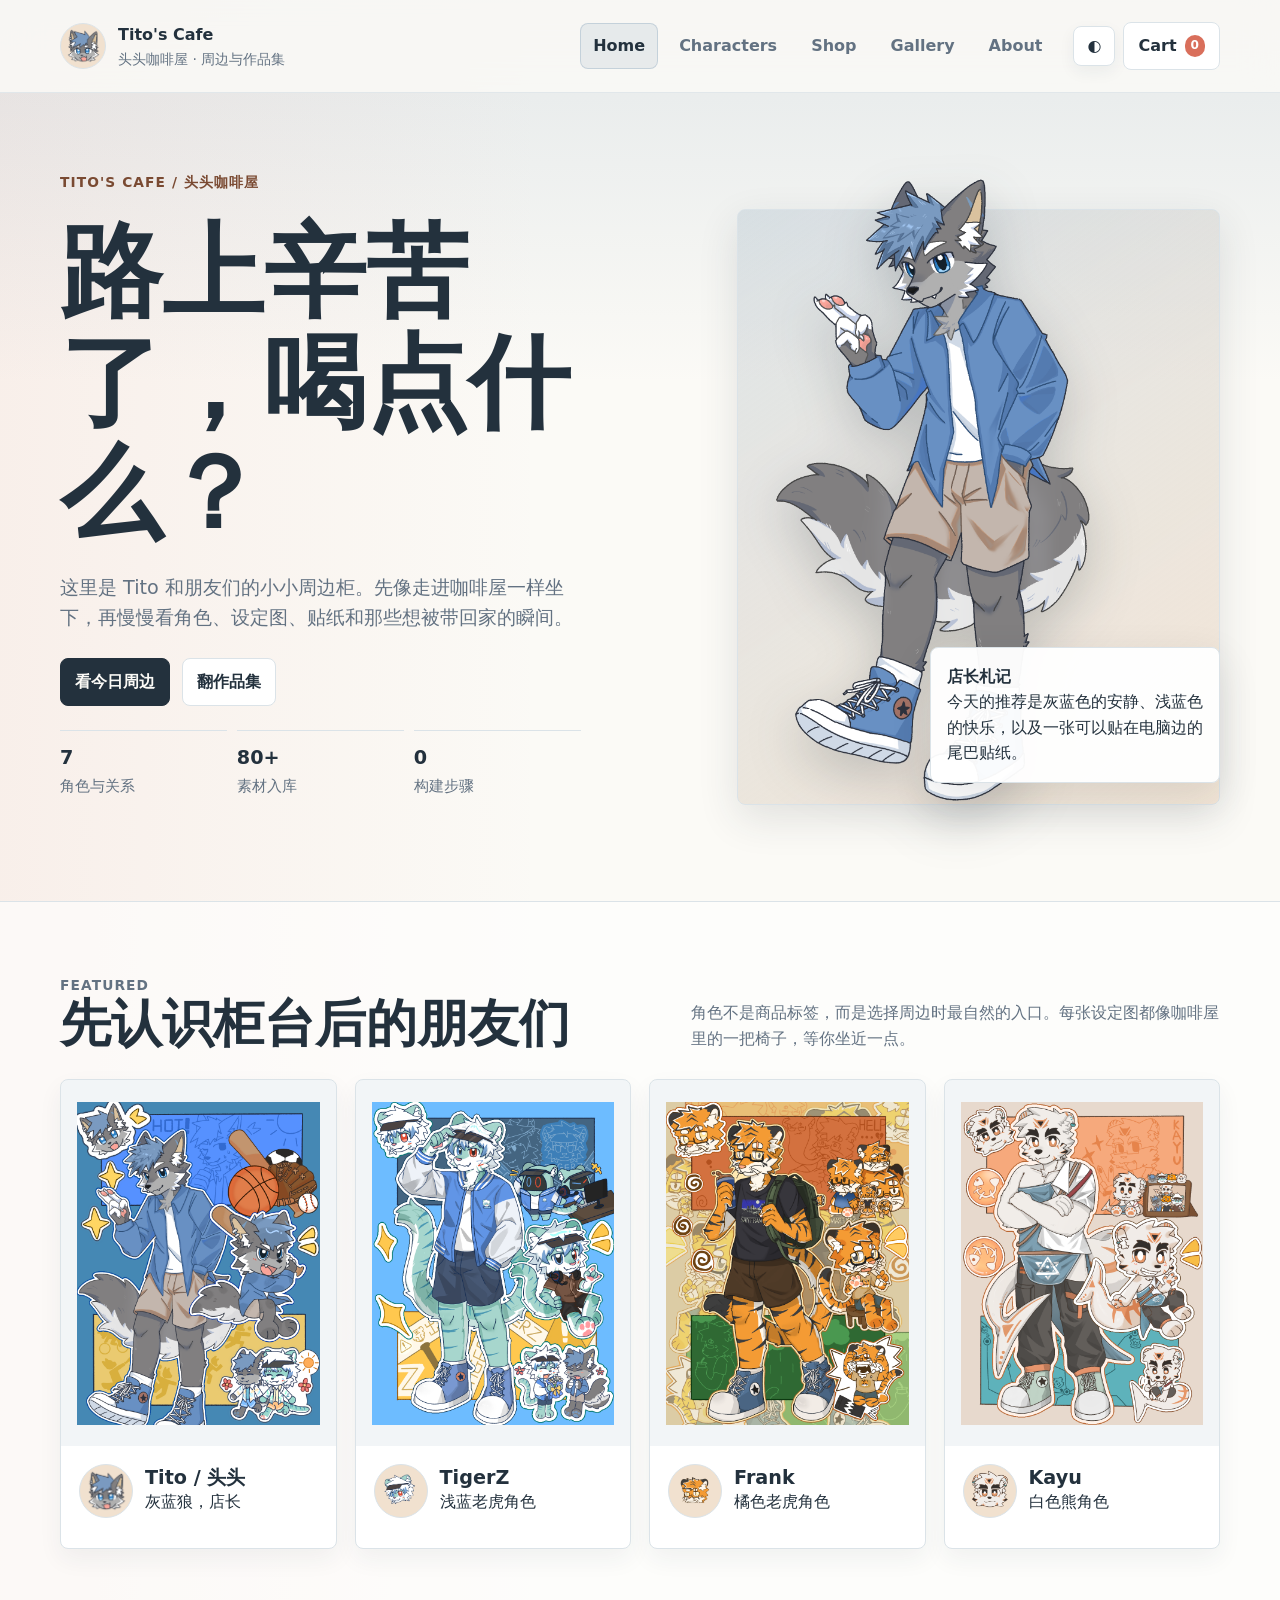
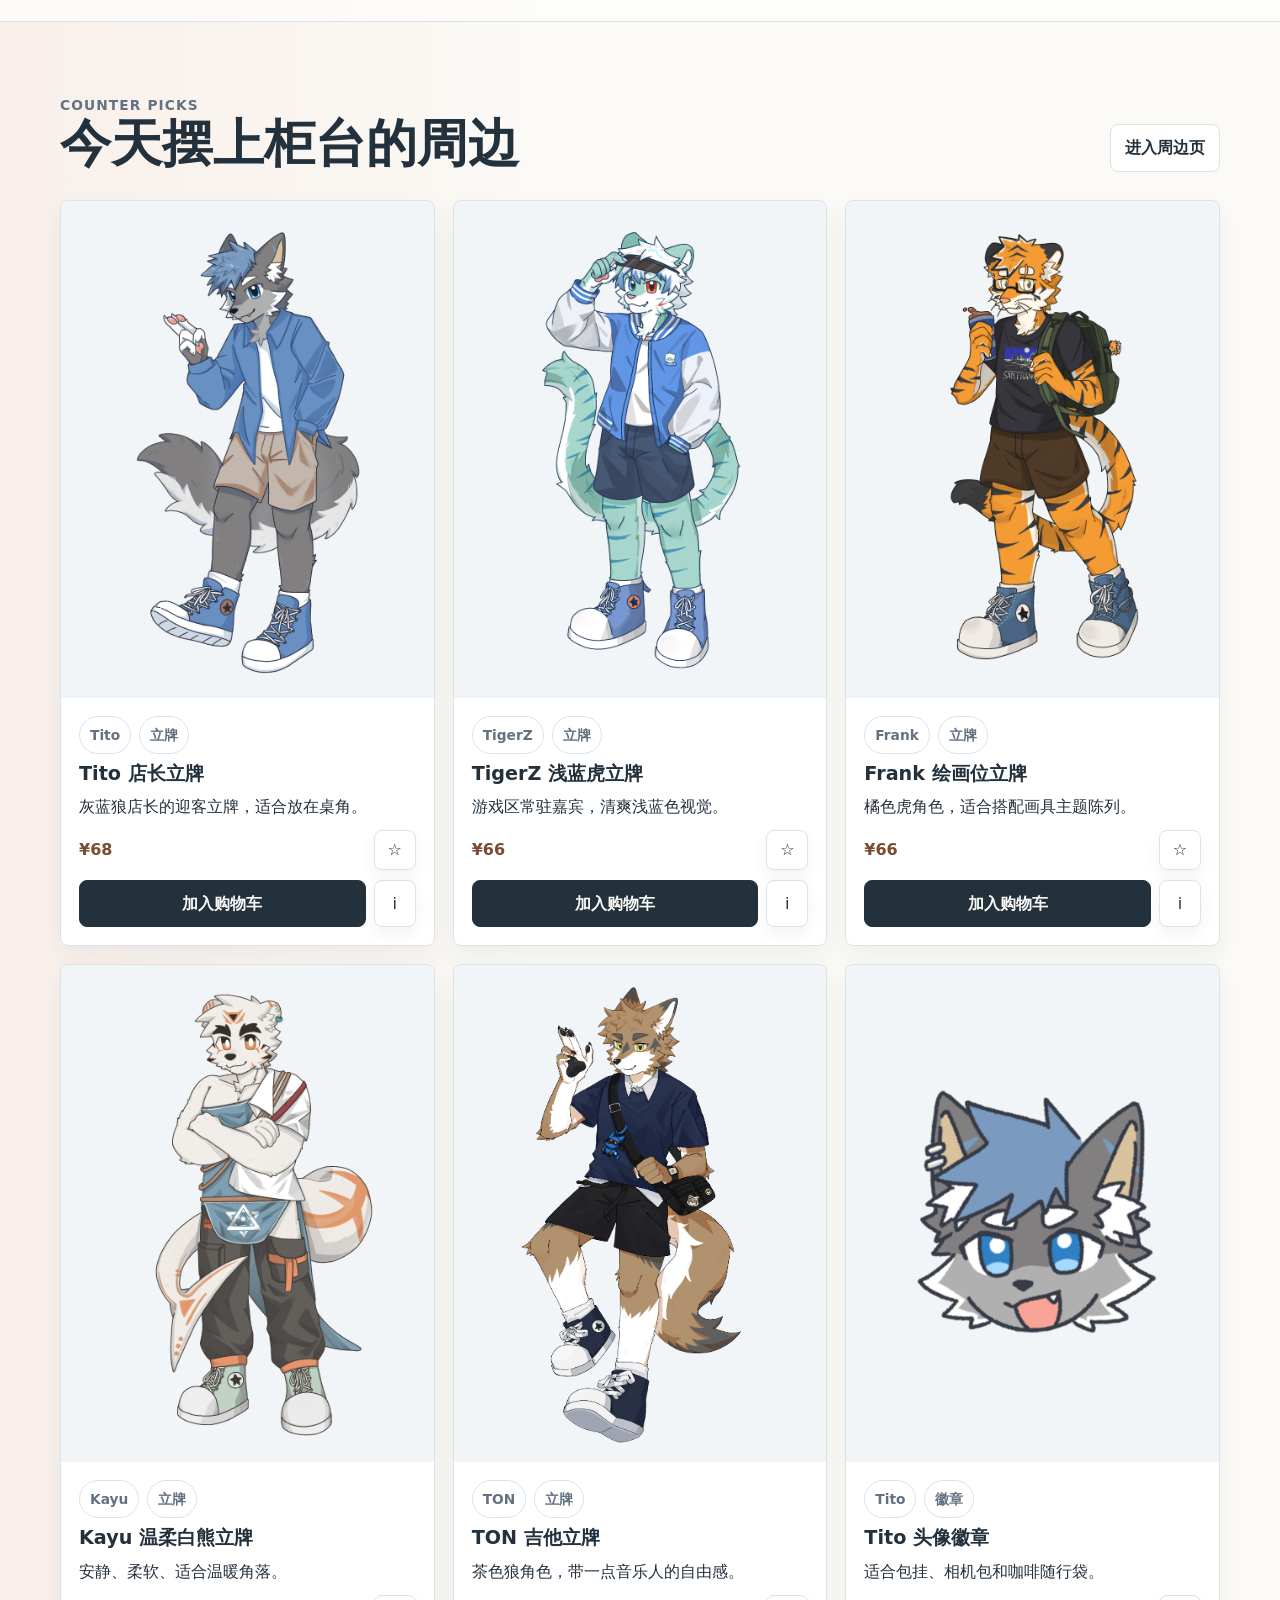
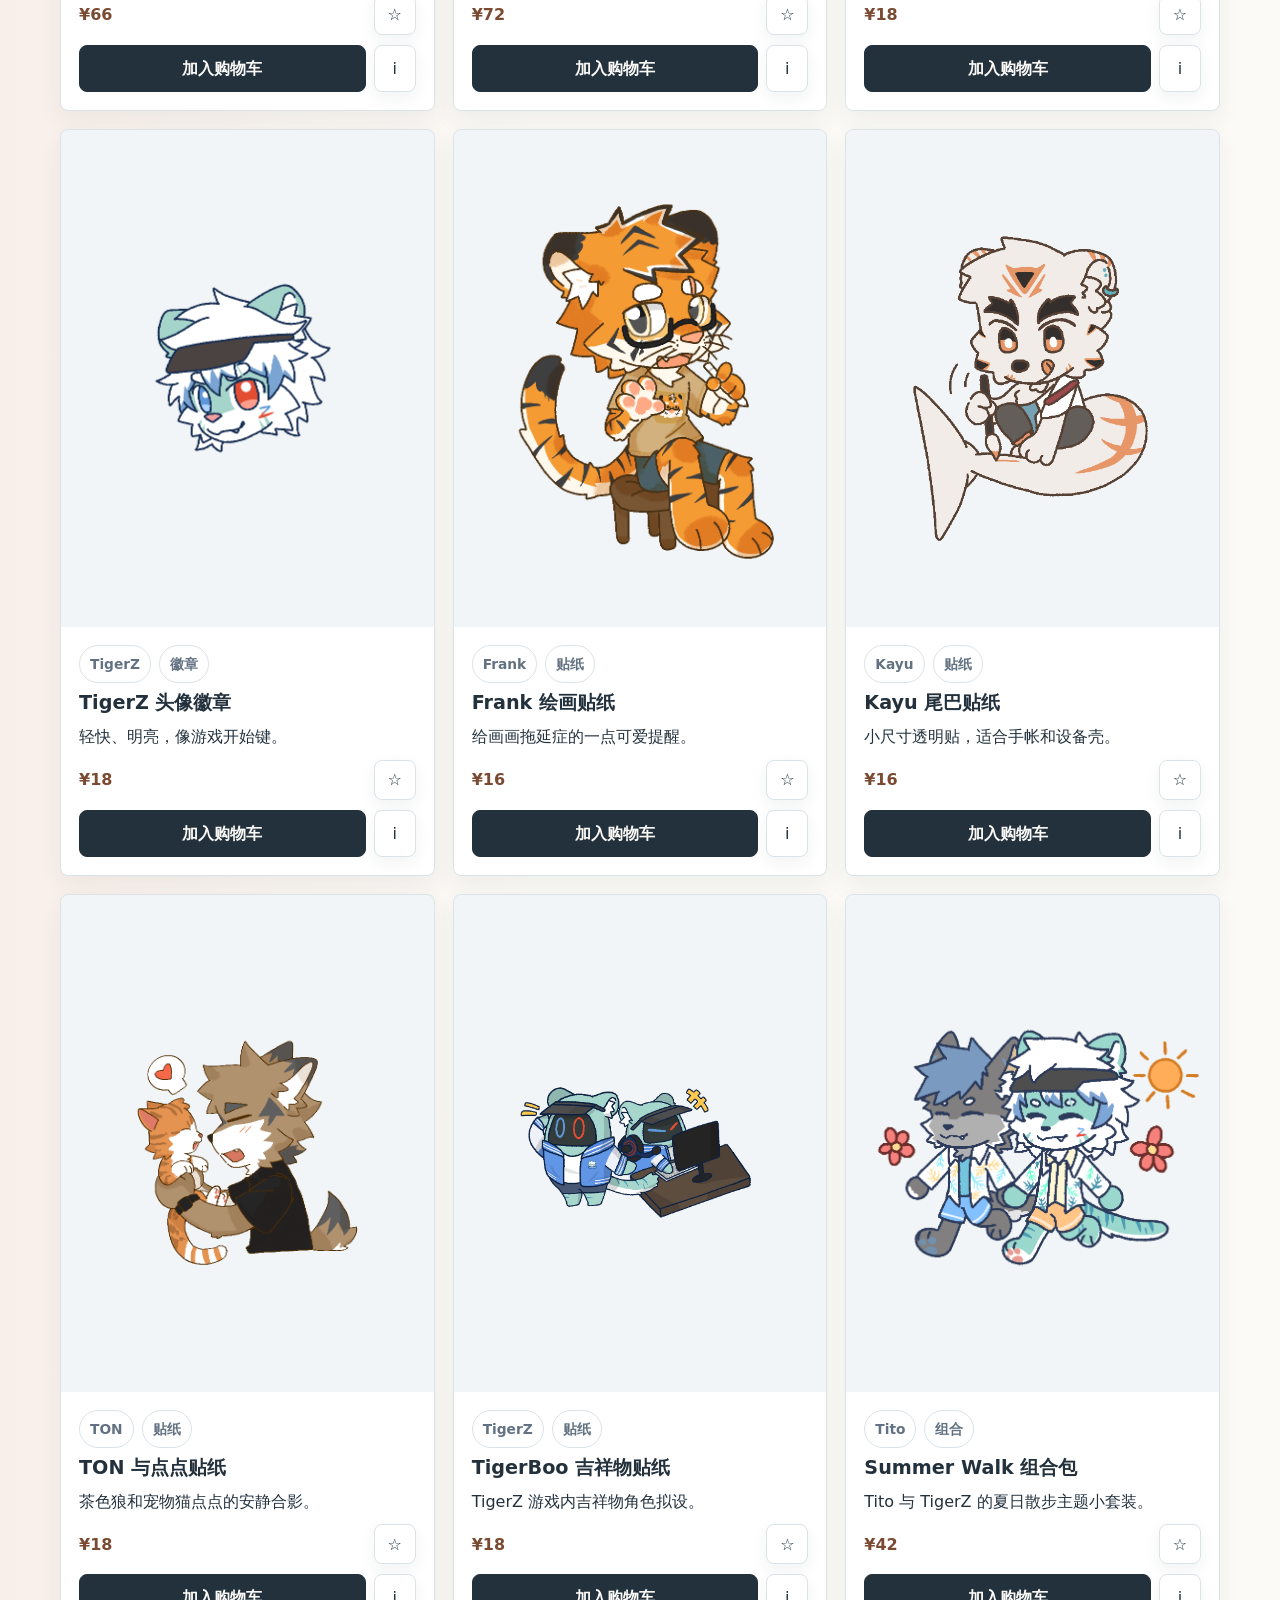
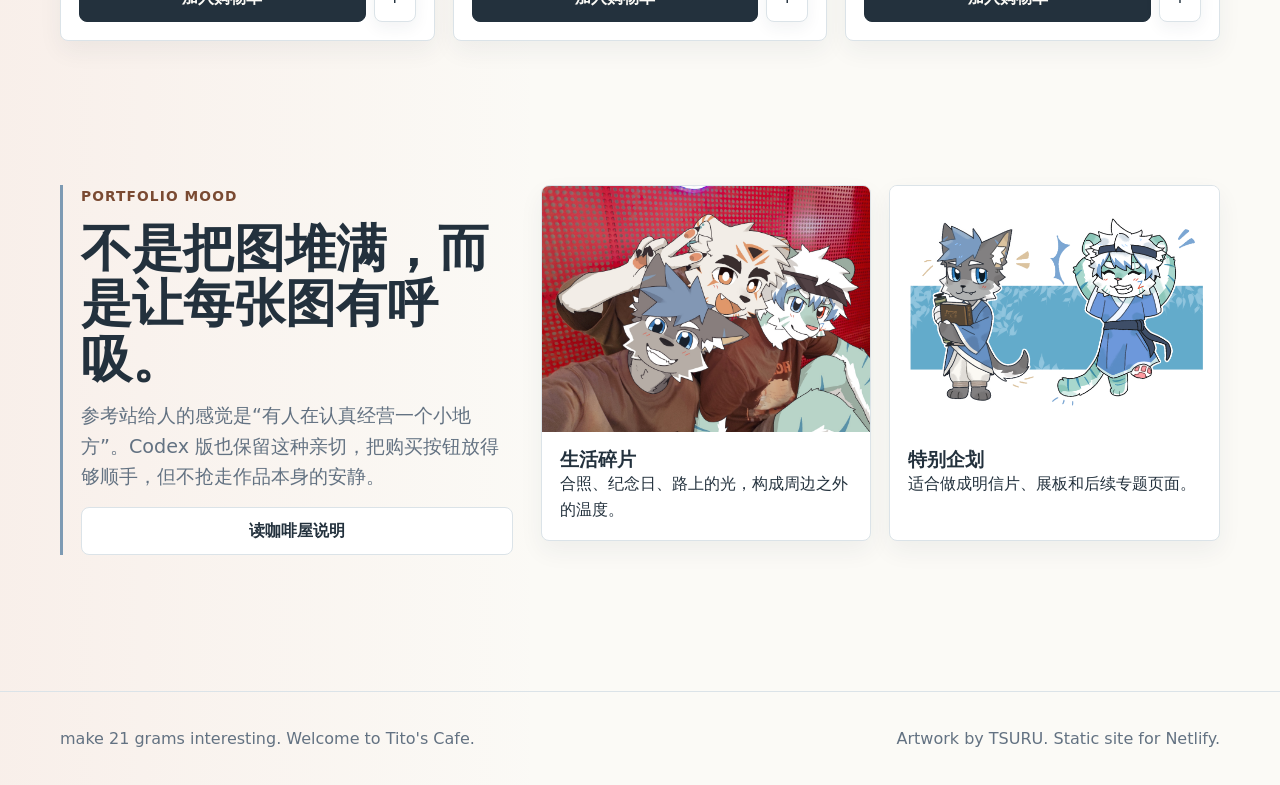
<file: index.html>
﻿<!DOCTYPE html>
<html lang="zh-CN">
<head>
<title>Tito's Cafe / 头头咖啡屋</title>
<meta charset="UTF-8">
<meta name="viewport" content="width=device-width, initial-scale=1.0">
<link rel="stylesheet" href="css/styles.css">
<script src="js/main.js" defer></script></head>
<body>
<header class="site-header">
  <div class="header-inner">
    <a class="brand" href="index.html" aria-label="Tito's Cafe 首页">
      <img class="brand-mark" src="assets/images/tito-avatar-transparent.png" alt="Tito 头像">
      <span><span class="brand-title">Tito's Cafe</span><span class="brand-subtitle">头头咖啡屋 · 周边与作品集</span></span>
    </a>
    <nav class="nav-links" aria-label="主导航">
      <a href="index.html">Home</a>
      <a href="characters.html">Characters</a>
      <a href="shop.html">Shop</a>
      <a href="gallery.html">Gallery</a>
      <a href="about.html">About</a>
    </nav>
    <div class="header-actions">
      <button class="icon-button menu-button" aria-label="打开菜单" aria-expanded="false">☰</button>
      <button class="icon-button theme-toggle" aria-label="切换明暗主题">◐</button>
      <button class="text-button cart-open" aria-label="打开购物车">Cart <span class="cart-count">0</span></button>
    </div>
  </div>
</header>
<main>
<section class="hero">
  <div class="hero-copy">
    <p class="hero-kicker">Tito's Cafe / 头头咖啡屋</p>
    <h1>路上辛苦了，喝点什么？</h1>
    <p class="lead">这里是 Tito 和朋友们的小小周边柜。先像走进咖啡屋一样坐下，再慢慢看角色、设定图、贴纸和那些想被带回家的瞬间。</p>
    <div class="hero-actions">
      <a class="text-button primary-button" href="shop.html">看今日周边</a>
      <a class="text-button" href="gallery.html">翻作品集</a>
    </div>
    <div class="hero-meta">
      <div class="meta-tile"><strong>7</strong><span>角色与关系</span></div>
      <div class="meta-tile"><strong>80+</strong><span>素材入库</span></div>
      <div class="meta-tile"><strong>0</strong><span>构建步骤</span></div>
    </div>
  </div>
  <div class="hero-art" aria-label="Tito 店长立绘">
    <div class="hero-art-frame"></div>
    <img src="assets/images/tito-stand-transparent.png" alt="Tito 店长立绘">
    <aside class="floating-note"><strong>店长札记</strong><p>今天的推荐是灰蓝色的安静、浅蓝色的快乐，以及一张可以贴在电脑边的尾巴贴纸。</p></aside>
  </div>
</section>
<section class="band">
  <div class="section">
    <div class="section-heading"><div><p class="eyebrow">Featured</p><h2>先认识柜台后的朋友们</h2></div><p>角色不是商品标签，而是选择周边时最自然的入口。每张设定图都像咖啡屋里的一把椅子，等你坐近一点。</p></div>
    <div class="grid grid-4">
      <article class="card character-card"><div class="card-media tall"><img src="assets/images/tito-sketch-set-clean-bg.png" alt="Tito 设定图"></div><div class="card-pad"><div class="avatar-row"><img class="avatar" src="assets/images/tito-avatar-transparent.png" alt="Tito 头像"><div><h3>Tito / 头头</h3><p>灰蓝狼，店长</p></div></div></div></article>
      <article class="card character-card"><div class="card-media tall"><img src="assets/images/tigerz-sketch-set-clean-bg.png" alt="TigerZ 设定图"></div><div class="card-pad"><div class="avatar-row"><img class="avatar" src="assets/images/tigerz-avatar-transparent.png" alt="TigerZ 头像"><div><h3>TigerZ</h3><p>浅蓝老虎角色</p></div></div></div></article>
      <article class="card character-card"><div class="card-media tall"><img src="assets/images/frank-sketch-set.png" alt="Frank 设定图"></div><div class="card-pad"><div class="avatar-row"><img class="avatar" src="assets/images/frank-avatar-transparent.png" alt="Frank 头像"><div><h3>Frank</h3><p>橘色老虎角色</p></div></div></div></article>
      <article class="card character-card"><div class="card-media tall"><img src="assets/images/kayu-sketch-set-clean-bg.png" alt="Kayu 设定图"></div><div class="card-pad"><div class="avatar-row"><img class="avatar" src="assets/images/kayu-avatar-transparent.png" alt="Kayu 头像"><div><h3>Kayu</h3><p>白色熊角色</p></div></div></div></article>
    </div>
  </div>
</section>
<section class="section">
  <div class="section-heading"><div><p class="eyebrow">Counter Picks</p><h2>今天摆上柜台的周边</h2></div><a class="text-button" href="shop.html">进入周边页</a></div>
  <div class="grid grid-3 product-grid"></div>
</section>
<section class="section split">
  <div class="story-panel"><p class="eyebrow">Portfolio Mood</p><h2>不是把图堆满，而是让每张图有呼吸。</h2><p class="lead">参考站给人的感觉是“有人在认真经营一个小地方”。Codex 版也保留这种亲切，把购买按钮放得够顺手，但不抢走作品本身的安静。</p><a class="text-button" href="about.html">读咖啡屋说明</a></div>
  <div class="grid grid-2"><article class="card"><div class="card-media cover"><img src="assets/images/saturday-photo-smile-with-tito-tigerz-kayu.jpg" alt="周六合照"></div><div class="card-pad"><h3>生活碎片</h3><p>合照、纪念日、路上的光，构成周边之外的温度。</p></div></article><article class="card"><div class="card-media cover"><img src="assets/images/chinese-opera-style-outfit-design-with-tito-tigerz.png" alt="戏曲服装企划"></div><div class="card-pad"><h3>特别企划</h3><p>适合做成明信片、展板和后续专题页面。</p></div></article></div>
</section>
</main>
<footer class="footer">
  <div class="footer-inner">
    <p>make 21 grams interesting. Welcome to Tito's Cafe.</p>
    <p>Artwork by TSURU. Static site for Netlify.</p>
  </div>
</footer>
<div class="drawer" aria-hidden="true">
  <div class="scrim"></div>
  <aside class="drawer-panel" aria-label="购物车">
    <div class="drawer-head"><h2>今日托盘</h2><button class="icon-button" data-close="drawer" aria-label="关闭购物车">×</button></div>
    <div class="cart-items"></div>
    <div class="price-row"><strong>小计</strong><strong class="cart-total">¥0</strong></div>
  </aside>
</div>
<div class="modal" aria-hidden="true">
  <div class="scrim"></div>
  <section class="modal-panel" aria-label="商品详情">
    <div class="modal-head"><h2 class="modal-title">商品详情</h2><button class="icon-button" data-close="modal" aria-label="关闭商品详情">×</button></div>
    <div class="modal-body"></div>
  </section>
</div>
<div class="lightbox" aria-hidden="true">
  <div class="scrim"></div>
  <section class="lightbox-panel" aria-label="图库预览">
    <div class="modal-head"><div><h2 class="lightbox-title">作品预览</h2><p class="lightbox-meta"></p></div><button class="icon-button" data-close="lightbox" aria-label="关闭图库预览">×</button></div>
    <div class="lightbox-media"></div>
    <div class="lightbox-controls"><button class="text-button lightbox-prev">上一张</button><button class="text-button lightbox-next">下一张</button></div>
  </section>
</div>
<button class="icon-button back-to-top" aria-label="回到顶部">↑</button>
</body>
</html>
</file>
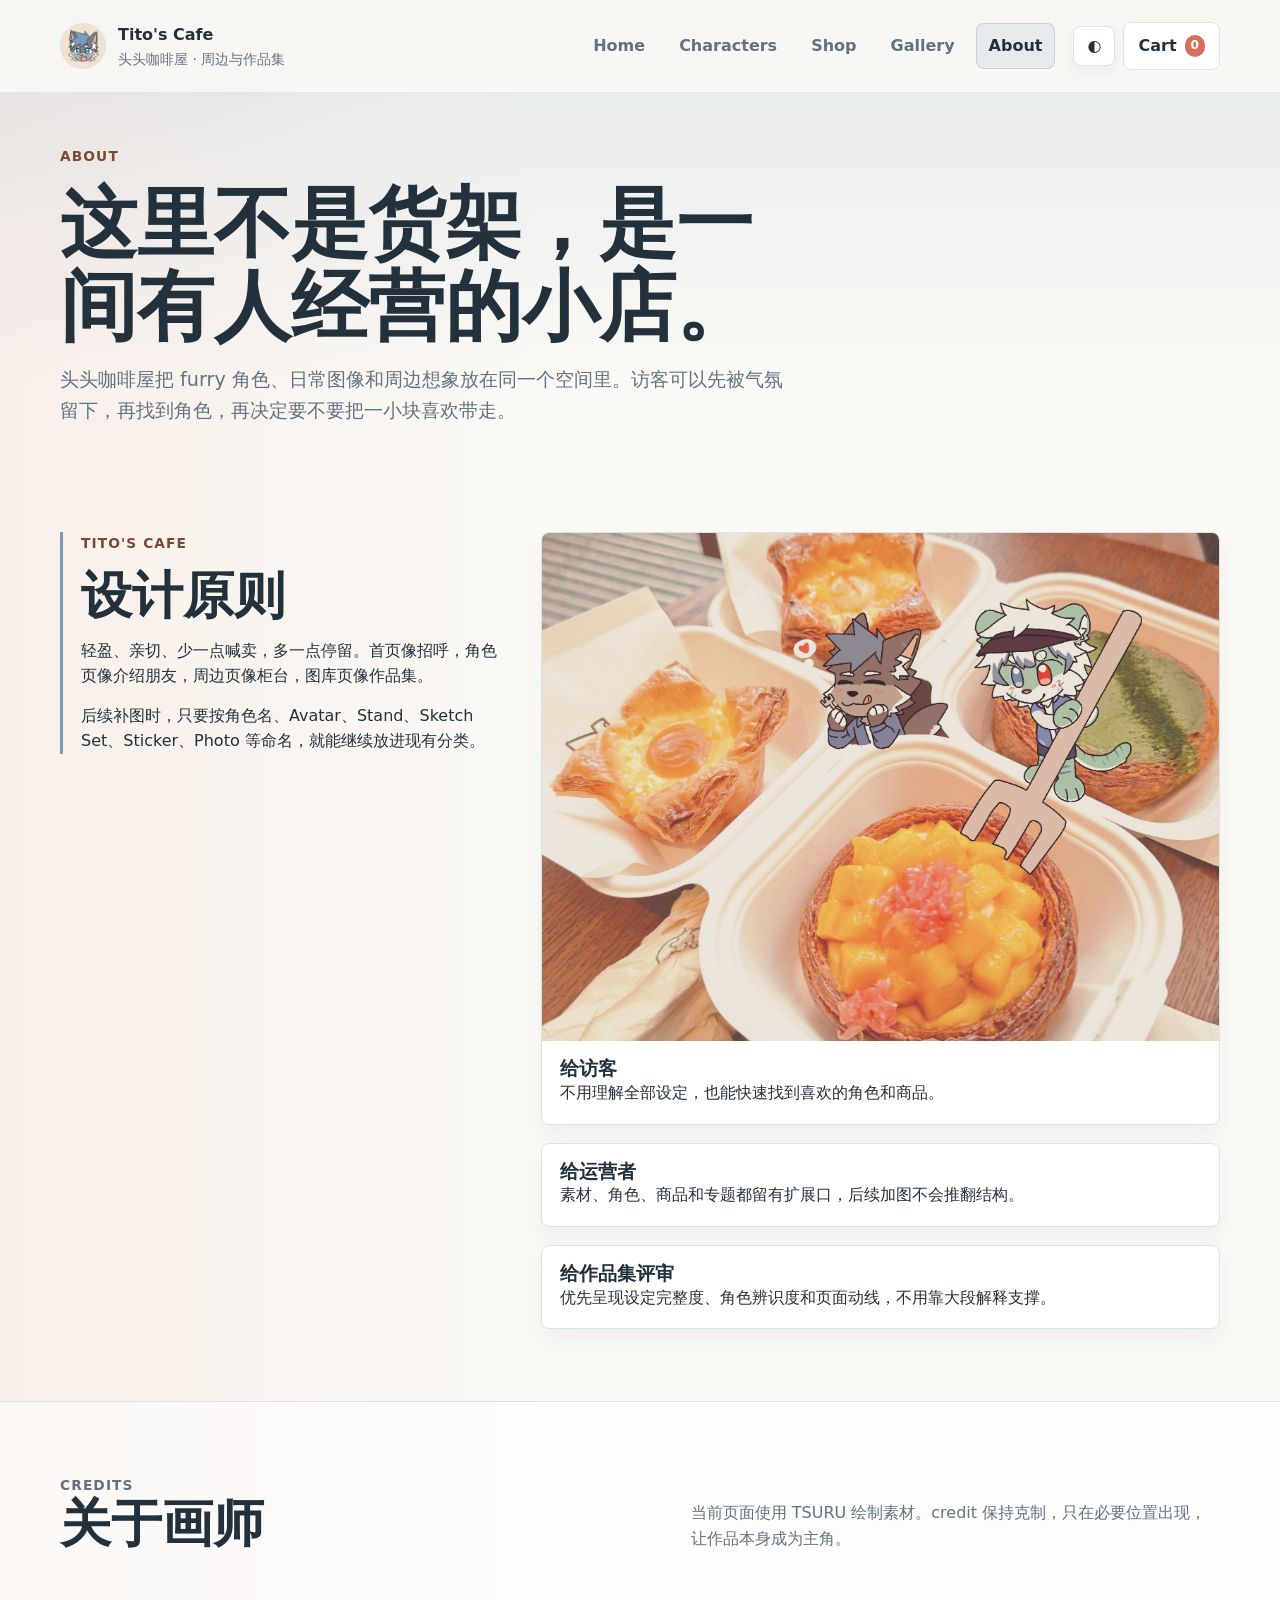
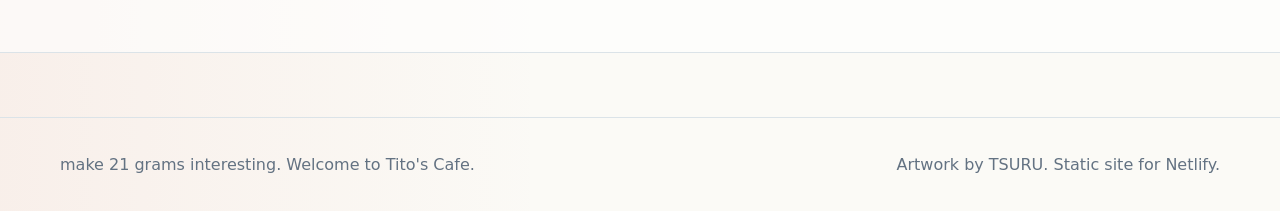
<file: about.html>
﻿<!DOCTYPE html>
<html lang="zh-CN">
<head>
<title>About / 关于头头咖啡屋 - Tito Cafe</title>
<meta charset="UTF-8">
<meta name="viewport" content="width=device-width, initial-scale=1.0">
<link rel="stylesheet" href="css/styles.css">
<script src="js/main.js" defer></script></head>
<body>
<header class="site-header">
  <div class="header-inner">
    <a class="brand" href="index.html" aria-label="Tito's Cafe 首页">
      <img class="brand-mark" src="assets/images/tito-avatar-transparent.png" alt="Tito 头像">
      <span><span class="brand-title">Tito's Cafe</span><span class="brand-subtitle">头头咖啡屋 · 周边与作品集</span></span>
    </a>
    <nav class="nav-links" aria-label="主导航">
      <a href="index.html">Home</a>
      <a href="characters.html">Characters</a>
      <a href="shop.html">Shop</a>
      <a href="gallery.html">Gallery</a>
      <a href="about.html">About</a>
    </nav>
    <div class="header-actions">
      <button class="icon-button menu-button" aria-label="打开菜单" aria-expanded="false">☰</button>
      <button class="icon-button theme-toggle" aria-label="切换明暗主题">◐</button>
      <button class="text-button cart-open" aria-label="打开购物车">Cart <span class="cart-count">0</span></button>
    </div>
  </div>
</header>
<main>
<section class="page-hero">
  <p class="eyebrow">About</p>
  <h1>这里不是货架，是一间有人经营的小店。</h1>
  <p class="lead">头头咖啡屋把 furry 角色、日常图像和周边想象放在同一个空间里。访客可以先被气氛留下，再找到角色，再决定要不要把一小块喜欢带走。</p>
</section>
<section class="section split">
  <div class="story-panel"><p class="eyebrow">Tito's Cafe</p><h2>设计原则</h2><p>轻盈、亲切、少一点喊卖，多一点停留。首页像招呼，角色页像介绍朋友，周边页像柜台，图库页像作品集。</p><p>后续补图时，只要按角色名、Avatar、Stand、Sketch Set、Sticker、Photo 等命名，就能继续放进现有分类。</p></div>
  <div class="grid"><article class="card"><div class="card-media cover"><img src="assets/images/yummy-photo-drawn-filter.jpg" alt="Yummy 合照"></div><div class="card-pad"><h3>给访客</h3><p>不用理解全部设定，也能快速找到喜欢的角色和商品。</p></div></article><article class="card"><div class="card-pad"><h3>给运营者</h3><p>素材、角色、商品和专题都留有扩展口，后续加图不会推翻结构。</p></div></article><article class="card"><div class="card-pad"><h3>给作品集评审</h3><p>优先呈现设定完整度、角色辨识度和页面动线，不用靠大段解释支撑。</p></div></article></div>
</section>
<section class="band"><div class="section"><div class="section-heading"><div><p class="eyebrow">Credits</p><h2>关于画师</h2></div><p>当前页面使用 TSURU 绘制素材。credit 保持克制，只在必要位置出现，让作品本身成为主角。</p></div></div></section>
</main>
<footer class="footer">
  <div class="footer-inner">
    <p>make 21 grams interesting. Welcome to Tito's Cafe.</p>
    <p>Artwork by TSURU. Static site for Netlify.</p>
  </div>
</footer>
<div class="drawer" aria-hidden="true">
  <div class="scrim"></div>
  <aside class="drawer-panel" aria-label="购物车">
    <div class="drawer-head"><h2>今日托盘</h2><button class="icon-button" data-close="drawer" aria-label="关闭购物车">×</button></div>
    <div class="cart-items"></div>
    <div class="price-row"><strong>小计</strong><strong class="cart-total">¥0</strong></div>
  </aside>
</div>
<div class="modal" aria-hidden="true">
  <div class="scrim"></div>
  <section class="modal-panel" aria-label="商品详情">
    <div class="modal-head"><h2 class="modal-title">商品详情</h2><button class="icon-button" data-close="modal" aria-label="关闭商品详情">×</button></div>
    <div class="modal-body"></div>
  </section>
</div>
<div class="lightbox" aria-hidden="true">
  <div class="scrim"></div>
  <section class="lightbox-panel" aria-label="图库预览">
    <div class="modal-head"><div><h2 class="lightbox-title">作品预览</h2><p class="lightbox-meta"></p></div><button class="icon-button" data-close="lightbox" aria-label="关闭图库预览">×</button></div>
    <div class="lightbox-media"></div>
    <div class="lightbox-controls"><button class="text-button lightbox-prev">上一张</button><button class="text-button lightbox-next">下一张</button></div>
  </section>
</div>
<button class="icon-button back-to-top" aria-label="回到顶部">↑</button>
</body>
</html>
</file>
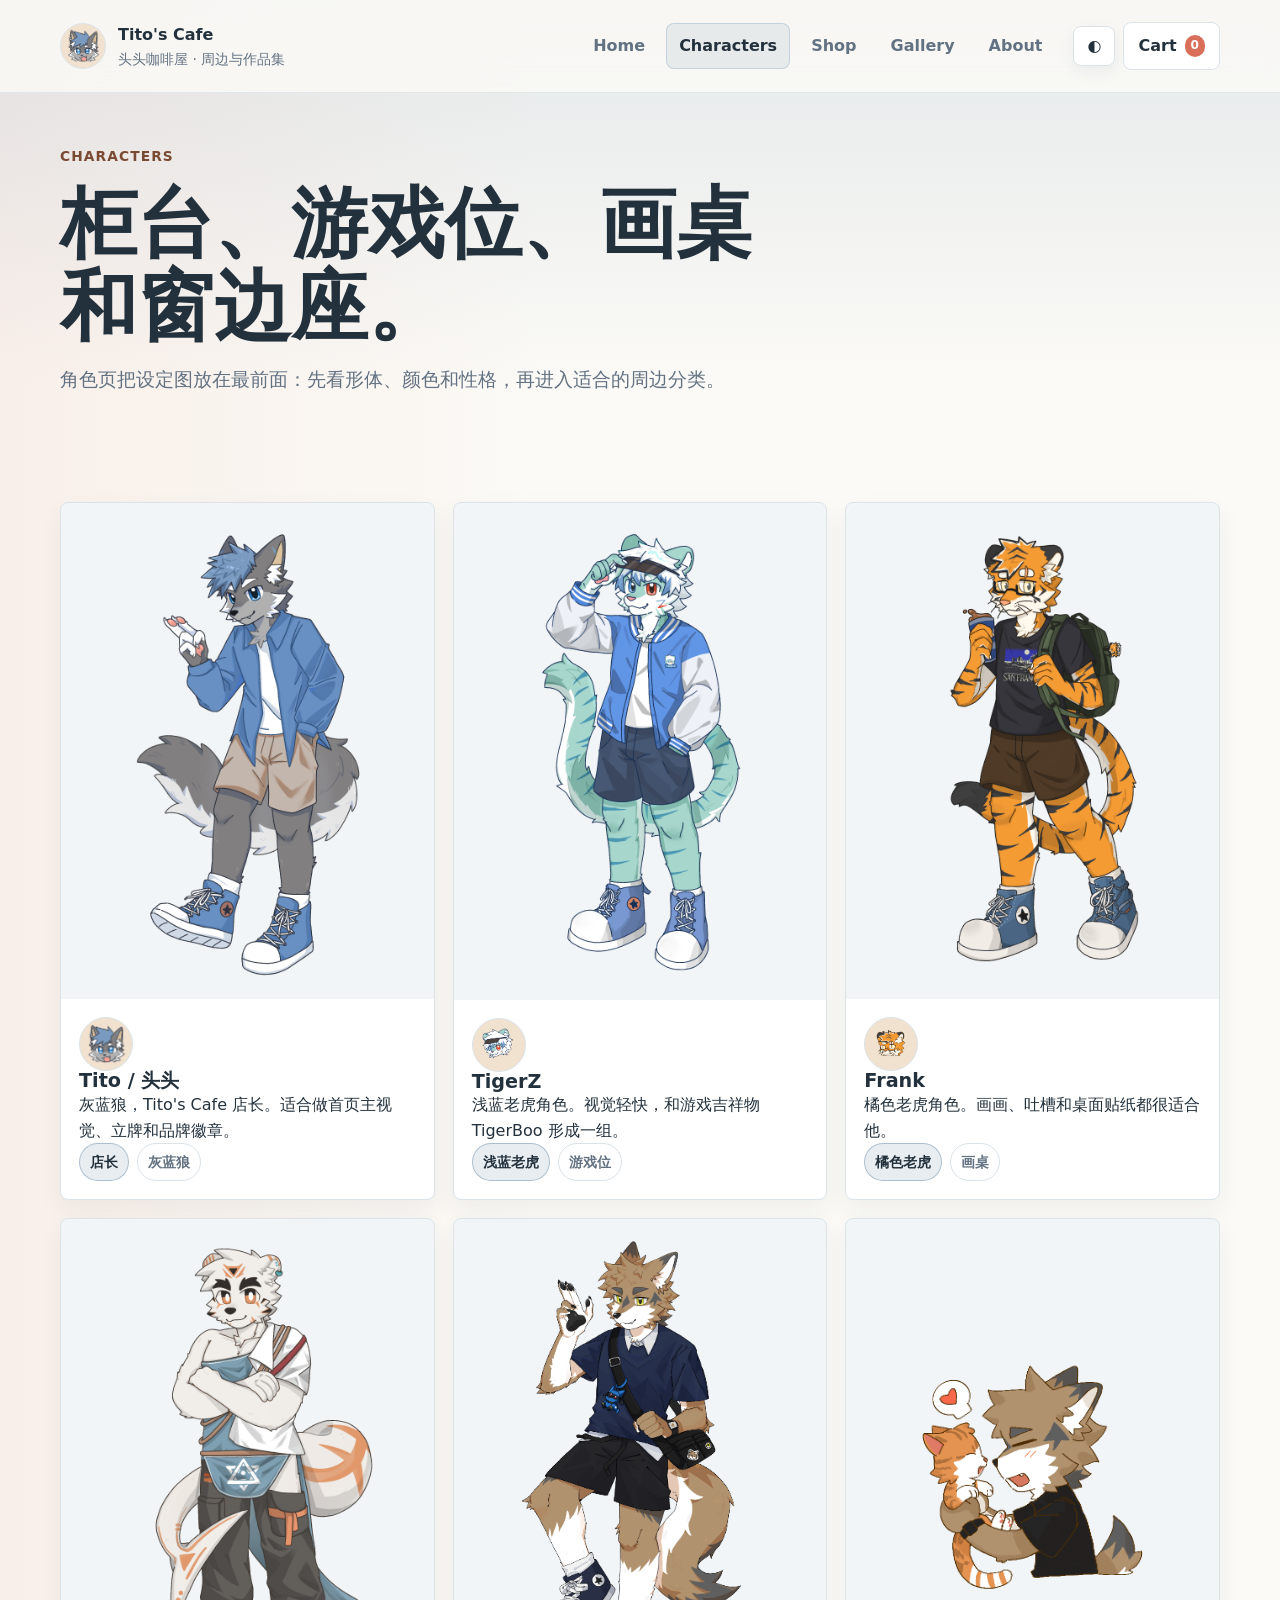
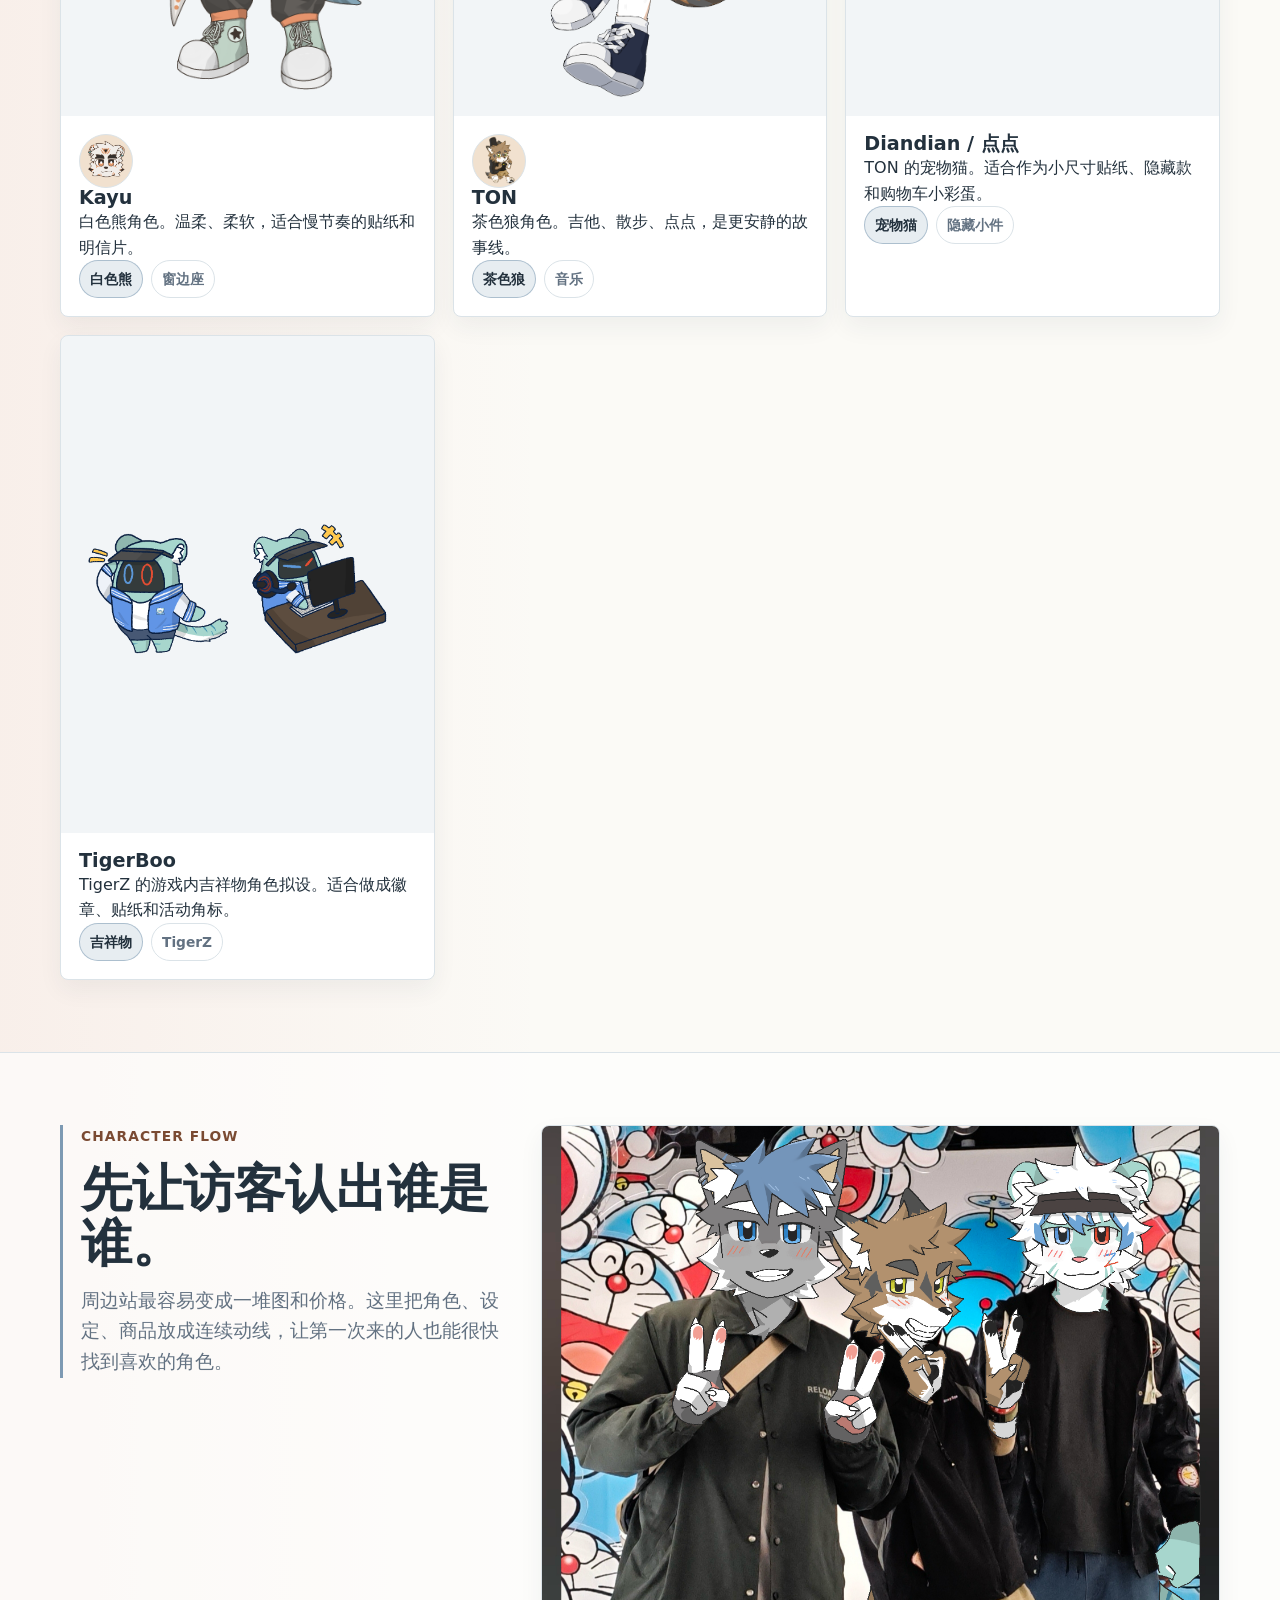
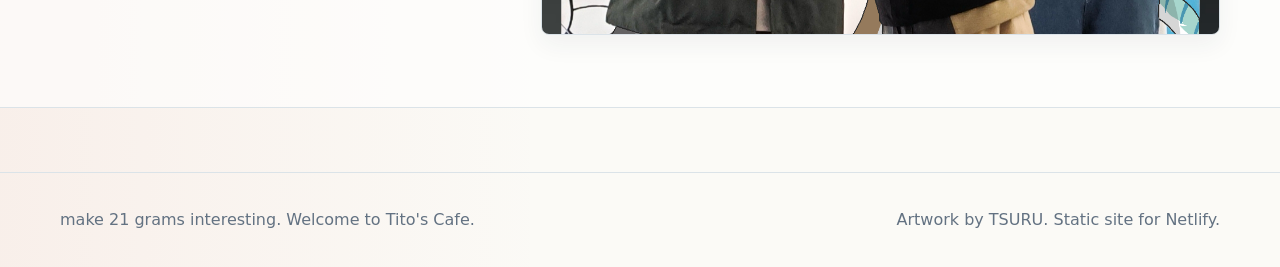
<file: characters.html>
﻿<!DOCTYPE html>
<html lang="zh-CN">
<head>
<title>Characters / 角色档案 - Tito Cafe</title>
<meta charset="UTF-8">
<meta name="viewport" content="width=device-width, initial-scale=1.0">
<link rel="stylesheet" href="css/styles.css">
<script src="js/main.js" defer></script></head>
<body>
<header class="site-header">
  <div class="header-inner">
    <a class="brand" href="index.html" aria-label="Tito's Cafe 首页">
      <img class="brand-mark" src="assets/images/tito-avatar-transparent.png" alt="Tito 头像">
      <span><span class="brand-title">Tito's Cafe</span><span class="brand-subtitle">头头咖啡屋 · 周边与作品集</span></span>
    </a>
    <nav class="nav-links" aria-label="主导航">
      <a href="index.html">Home</a>
      <a href="characters.html">Characters</a>
      <a href="shop.html">Shop</a>
      <a href="gallery.html">Gallery</a>
      <a href="about.html">About</a>
    </nav>
    <div class="header-actions">
      <button class="icon-button menu-button" aria-label="打开菜单" aria-expanded="false">☰</button>
      <button class="icon-button theme-toggle" aria-label="切换明暗主题">◐</button>
      <button class="text-button cart-open" aria-label="打开购物车">Cart <span class="cart-count">0</span></button>
    </div>
  </div>
</header>
<main>
<section class="page-hero">
  <p class="eyebrow">Characters</p>
  <h1>柜台、游戏位、画桌和窗边座。</h1>
  <p class="lead">角色页把设定图放在最前面：先看形体、颜色和性格，再进入适合的周边分类。</p>
</section>
<section class="section">
  <div class="grid grid-3">
    <article class="card"><div class="card-media tall"><img src="assets/images/tito-stand-transparent.png" alt="Tito"></div><div class="card-pad"><div class="avatar-row"><img class="avatar" src="assets/images/tito-avatar-transparent.png" alt="Tito 头像"><div><h3>Tito / 头头</h3><p>灰蓝狼，Tito's Cafe 店长。适合做首页主视觉、立牌和品牌徽章。</p></div></div><div class="tags"><span class="tag active">店长</span><span class="tag">灰蓝狼</span></div></div></article>
    <article class="card"><div class="card-media tall"><img src="assets/images/tigerz-stand-transparent.png" alt="TigerZ"></div><div class="card-pad"><div class="avatar-row"><img class="avatar" src="assets/images/tigerz-avatar-transparent.png" alt="TigerZ 头像"><div><h3>TigerZ</h3><p>浅蓝老虎角色。视觉轻快，和游戏吉祥物 TigerBoo 形成一组。</p></div></div><div class="tags"><span class="tag active">浅蓝老虎</span><span class="tag">游戏位</span></div></div></article>
    <article class="card"><div class="card-media tall"><img src="assets/images/frank-stand-transparent.png" alt="Frank"></div><div class="card-pad"><div class="avatar-row"><img class="avatar" src="assets/images/frank-avatar-transparent.png" alt="Frank 头像"><div><h3>Frank</h3><p>橘色老虎角色。画画、吐槽和桌面贴纸都很适合他。</p></div></div><div class="tags"><span class="tag active">橘色老虎</span><span class="tag">画桌</span></div></div></article>
    <article class="card"><div class="card-media tall"><img src="assets/images/kayu-stand-transparent.png" alt="Kayu"></div><div class="card-pad"><div class="avatar-row"><img class="avatar" src="assets/images/kayu-avatar-transparent.png" alt="Kayu 头像"><div><h3>Kayu</h3><p>白色熊角色。温柔、柔软，适合慢节奏的贴纸和明信片。</p></div></div><div class="tags"><span class="tag active">白色熊</span><span class="tag">窗边座</span></div></div></article>
    <article class="card"><div class="card-media tall"><img src="assets/images/ton-stand-transparent.png" alt="TON"></div><div class="card-pad"><div class="avatar-row"><img class="avatar" src="assets/images/ton-walking-chibi-transparent.png" alt="TON 头像替代图"><div><h3>TON</h3><p>茶色狼角色。吉他、散步、点点，是更安静的故事线。</p></div></div><div class="tags"><span class="tag active">茶色狼</span><span class="tag">音乐</span></div></div></article>
    <article class="card"><div class="card-media tall"><img src="assets/images/ton-with-diandian-pet-cat-sticker-transparent.png" alt="TON 与点点"></div><div class="card-pad"><h3>Diandian / 点点</h3><p>TON 的宠物猫。适合作为小尺寸贴纸、隐藏款和购物车小彩蛋。</p><div class="tags"><span class="tag active">宠物猫</span><span class="tag">隐藏小件</span></div></div></article>
    <article class="card"><div class="card-media tall"><img src="assets/images/tigerz-tigerboo-sticker-game-mascot-neta-mascot-transparent-seperate.png" alt="TigerBoo"></div><div class="card-pad"><h3>TigerBoo</h3><p>TigerZ 的游戏内吉祥物角色拟设。适合做成徽章、贴纸和活动角标。</p><div class="tags"><span class="tag active">吉祥物</span><span class="tag">TigerZ</span></div></div></article>
  </div>
</section>
<section class="band"><div class="section split"><div class="story-panel"><p class="eyebrow">Character Flow</p><h2>先让访客认出谁是谁。</h2><p class="lead">周边站最容易变成一堆图和价格。这里把角色、设定、商品放成连续动线，让第一次来的人也能很快找到喜欢的角色。</p></div><div class="card"><div class="card-media cover"><img src="assets/images/doraemon-photo-with-tito-tigerz-ton.png" alt="Tito TigerZ TON 合照"></div></div></div></section>
</main>
<footer class="footer">
  <div class="footer-inner">
    <p>make 21 grams interesting. Welcome to Tito's Cafe.</p>
    <p>Artwork by TSURU. Static site for Netlify.</p>
  </div>
</footer>
<div class="drawer" aria-hidden="true">
  <div class="scrim"></div>
  <aside class="drawer-panel" aria-label="购物车">
    <div class="drawer-head"><h2>今日托盘</h2><button class="icon-button" data-close="drawer" aria-label="关闭购物车">×</button></div>
    <div class="cart-items"></div>
    <div class="price-row"><strong>小计</strong><strong class="cart-total">¥0</strong></div>
  </aside>
</div>
<div class="modal" aria-hidden="true">
  <div class="scrim"></div>
  <section class="modal-panel" aria-label="商品详情">
    <div class="modal-head"><h2 class="modal-title">商品详情</h2><button class="icon-button" data-close="modal" aria-label="关闭商品详情">×</button></div>
    <div class="modal-body"></div>
  </section>
</div>
<div class="lightbox" aria-hidden="true">
  <div class="scrim"></div>
  <section class="lightbox-panel" aria-label="图库预览">
    <div class="modal-head"><div><h2 class="lightbox-title">作品预览</h2><p class="lightbox-meta"></p></div><button class="icon-button" data-close="lightbox" aria-label="关闭图库预览">×</button></div>
    <div class="lightbox-media"></div>
    <div class="lightbox-controls"><button class="text-button lightbox-prev">上一张</button><button class="text-button lightbox-next">下一张</button></div>
  </section>
</div>
<button class="icon-button back-to-top" aria-label="回到顶部">↑</button>
</body>
</html>
</file>
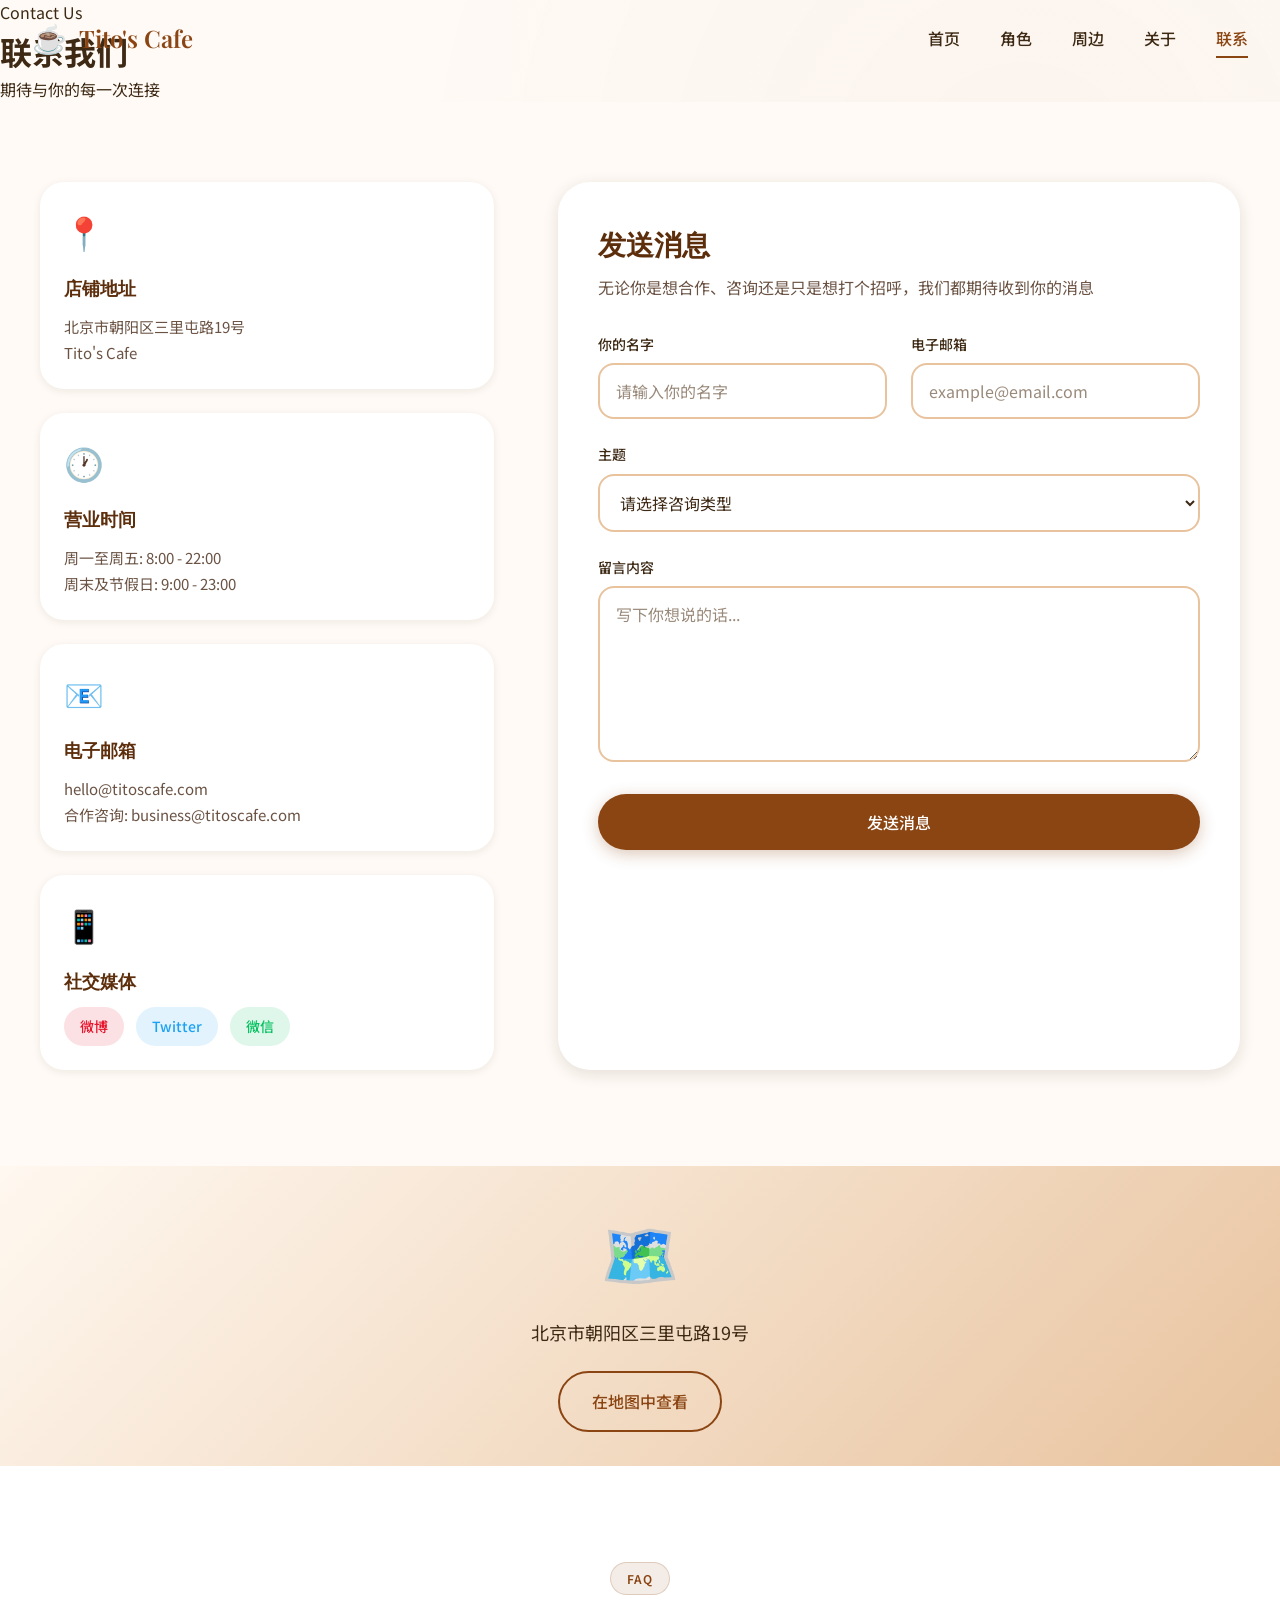
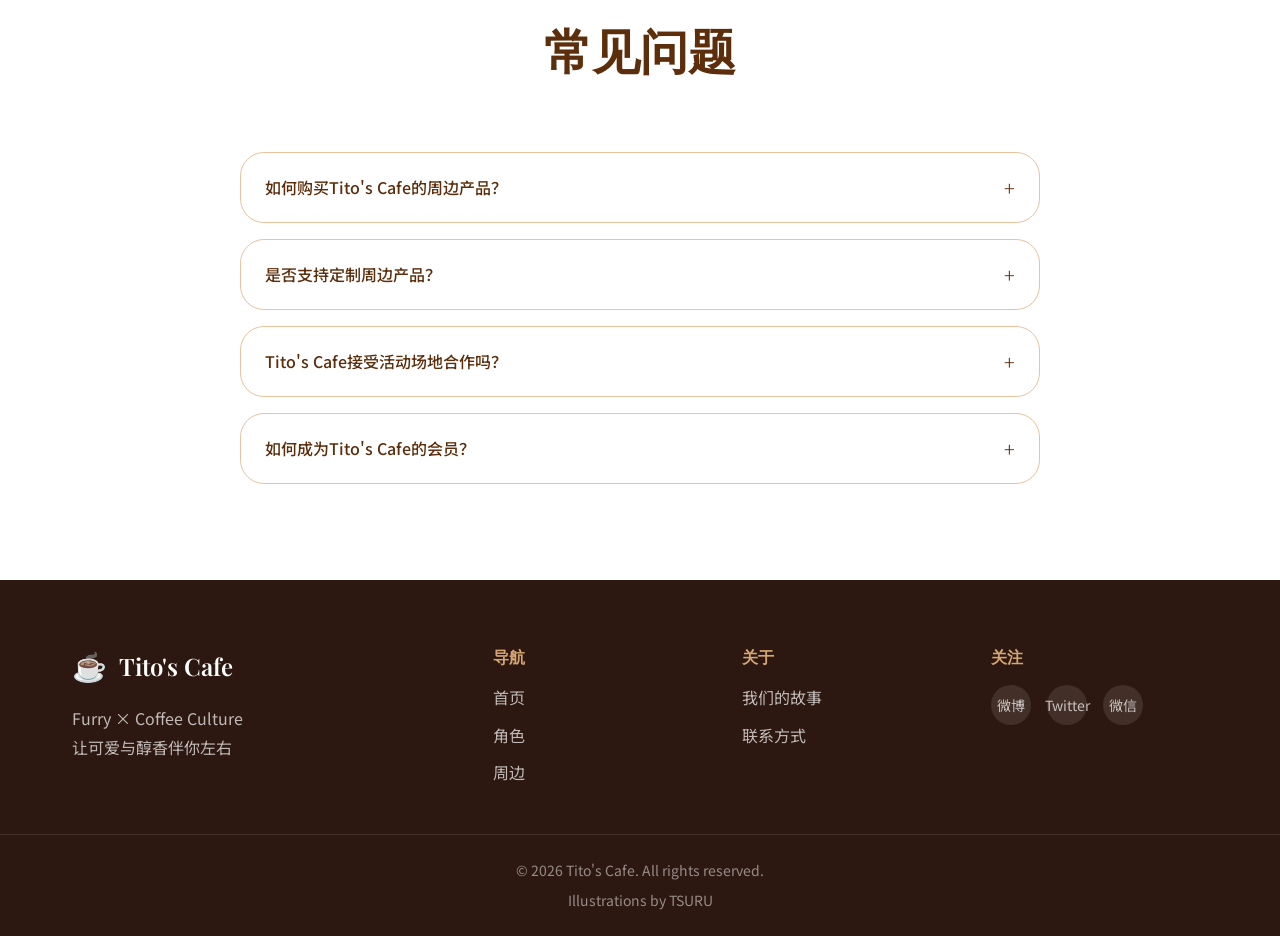
<file: contact.html>
<!DOCTYPE html>
<html lang="zh-CN">
<head>
    <meta charset="UTF-8">
    <meta name="viewport" content="width=device-width, initial-scale=1.0">
    <title>联系我们 | Tito's Cafe</title>
    <link rel="preconnect" href="https://fonts.googleapis.com">
    <link rel="preconnect" href="https://fonts.gstatic.com" crossorigin>
    <link href="https://fonts.googleapis.com/css2?family=Noto+Sans+SC:wght@300;400;500;700&family=Playfair+Display:wght@400;600;700&display=swap" rel="stylesheet">
    <link rel="stylesheet" href="css/style.css">
    <link rel="stylesheet" href="css/contact.css">
</head>
<body>
    <nav class="navbar scrolled" id="navbar">
        <div class="nav-container">
            <a href="index.html" class="logo">
                <span class="logo-icon">☕</span>
                <span class="logo-text">Tito's Cafe</span>
            </a>
            <button class="nav-toggle" id="navToggle" aria-label="菜单">
                <span></span>
                <span></span>
                <span></span>
            </button>
            <ul class="nav-menu" id="navMenu">
                <li><a href="index.html">首页</a></li>
                <li><a href="characters.html">角色</a></li>
                <li><a href="products.html">周边</a></li>
                <li><a href="about.html">关于</a></li>
                <li><a href="contact.html" class="active">联系</a></li>
            </ul>
        </div>
    </nav>

    <header class="page-header">
        <div class="header-bg">
            <div class="header-gradient"></div>
        </div>
        <div class="header-content">
            <span class="page-tag">Contact Us</span>
            <h1 class="page-title">联系我们</h1>
            <p class="page-subtitle">期待与你的每一次连接</p>
        </div>
    </header>

    <section class="contact-section">
        <div class="contact-container">
            <div class="contact-info">
                <div class="info-card">
                    <div class="info-icon">📍</div>
                    <h3>店铺地址</h3>
                    <p>北京市朝阳区三里屯路19号<br>Tito's Cafe</p>
                </div>
                <div class="info-card">
                    <div class="info-icon">🕐</div>
                    <h3>营业时间</h3>
                    <p>周一至周五: 8:00 - 22:00<br>周末及节假日: 9:00 - 23:00</p>
                </div>
                <div class="info-card">
                    <div class="info-icon">📧</div>
                    <h3>电子邮箱</h3>
                    <p>hello@titoscafe.com<br>合作咨询: business@titoscafe.com</p>
                </div>
                <div class="info-card">
                    <div class="info-icon">📱</div>
                    <h3>社交媒体</h3>
                    <div class="social-media">
                        <a href="#" class="social-btn weibo">微博</a>
                        <a href="#" class="social-btn twitter">Twitter</a>
                        <a href="#" class="social-btn wechat">微信</a>
                    </div>
                </div>
            </div>

            <div class="contact-form-wrapper">
                <div class="form-header">
                    <h2>发送消息</h2>
                    <p>无论你是想合作、咨询还是只是想打个招呼，我们都期待收到你的消息</p>
                </div>
                <form class="contact-form" id="contactForm">
                    <div class="form-row">
                        <div class="form-group">
                            <label for="name">你的名字</label>
                            <input type="text" id="name" name="name" placeholder="请输入你的名字" required>
                        </div>
                        <div class="form-group">
                            <label for="email">电子邮箱</label>
                            <input type="email" id="email" name="email" placeholder="example@email.com" required>
                        </div>
                    </div>
                    <div class="form-group">
                        <label for="subject">主题</label>
                        <select id="subject" name="subject" required>
                            <option value="">请选择咨询类型</option>
                            <option value="general">一般咨询</option>
                            <option value="business">商务合作</option>
                            <option value="custom">定制周边</option>
                            <option value="event">活动合作</option>
                            <option value="feedback">意见反馈</option>
                            <option value="other">其他</option>
                        </select>
                    </div>
                    <div class="form-group">
                        <label for="message">留言内容</label>
                        <textarea id="message" name="message" rows="6" placeholder="写下你想说的话..." required></textarea>
                    </div>
                    <button type="submit" class="btn btn-primary btn-full">
                        <span>发送消息</span>
                        <span class="loading-spinner"></span>
                    </button>
                </form>
            </div>
        </div>
    </section>

    <section class="map-section">
        <div class="map-placeholder">
            <div class="map-content">
                <span class="map-icon">🗺️</span>
                <p>北京市朝阳区三里屯路19号</p>
                <a href="https://maps.google.com/?q=三里屯" target="_blank" class="btn btn-outline">在地图中查看</a>
            </div>
        </div>
    </section>

    <section class="faq-section">
        <div class="faq-container">
            <div class="section-header">
                <span class="section-tag">FAQ</span>
                <h2 class="section-title">常见问题</h2>
            </div>
            <div class="faq-list">
                <div class="faq-item">
                    <button class="faq-question">
                        <span>如何购买Tito's Cafe的周边产品？</span>
                        <span class="faq-icon">+</span>
                    </button>
                    <div class="faq-answer">
                        <p>您可以通过我们的官方网站下单，也可以直接到店购买。线上购买满199元包邮，店内购买可享受会员折扣。</p>
                    </div>
                </div>
                <div class="faq-item">
                    <button class="faq-question">
                        <span>是否支持定制周边产品？</span>
                        <span class="faq-icon">+</span>
                    </button>
                    <div class="faq-answer">
                        <p>是的，我们支持企业定制和团体定制服务。无论是企业礼品、活动周边还是私人定制，都可以联系我们进行咨询。</p>
                    </div>
                </div>
                <div class="faq-item">
                    <button class="faq-question">
                        <span>Tito's Cafe接受活动场地合作吗？</span>
                        <span class="faq-icon">+</span>
                    </button>
                    <div class="faq-answer">
                        <p>我们非常欢迎各类合作！无论是品牌活动、签售会、艺术展览还是其他创意活动，都可以与我们联系洽谈合作事宜。</p>
                    </div>
                </div>
                <div class="faq-item">
                    <button class="faq-question">
                        <span>如何成为Tito's Cafe的会员？</span>
                        <span class="faq-icon">+</span>
                    </button>
                    <div class="faq-answer">
                        <p>只需到店消费即可免费注册成为会员。会员可享受积分返还、生日优惠、新品优先购买等特权。</p>
                    </div>
                </div>
            </div>
        </div>
    </section>

    <footer class="footer">
        <div class="footer-main">
            <div class="footer-brand">
                <div class="footer-logo">
                    <span class="logo-icon">☕</span>
                    <span>Tito's Cafe</span>
                </div>
                <p>Furry × Coffee Culture<br>让可爱与醇香伴你左右</p>
            </div>
            <div class="footer-links">
                <div class="link-group">
                    <h4>导航</h4>
                    <ul>
                        <li><a href="index.html">首页</a></li>
                        <li><a href="characters.html">角色</a></li>
                        <li><a href="products.html">周边</a></li>
                    </ul>
                </div>
                <div class="link-group">
                    <h4>关于</h4>
                    <ul>
                        <li><a href="about.html">我们的故事</a></li>
                        <li><a href="contact.html">联系方式</a></li>
                    </ul>
                </div>
                <div class="link-group">
                    <h4>关注</h4>
                    <div class="social-links">
                        <a href="#" class="social-link">微博</a>
                        <a href="#" class="social-link">Twitter</a>
                        <a href="#" class="social-link">微信</a>
                    </div>
                </div>
            </div>
        </div>
        <div class="footer-bottom">
            <p>&copy; 2026 Tito's Cafe. All rights reserved.</p>
            <p class="footer-credit">Illustrations by TSURU</p>
        </div>
    </footer>

    <script src="js/script.js"></script>
    <script src="js/contact.js"></script>
</body>
</html>
</file>
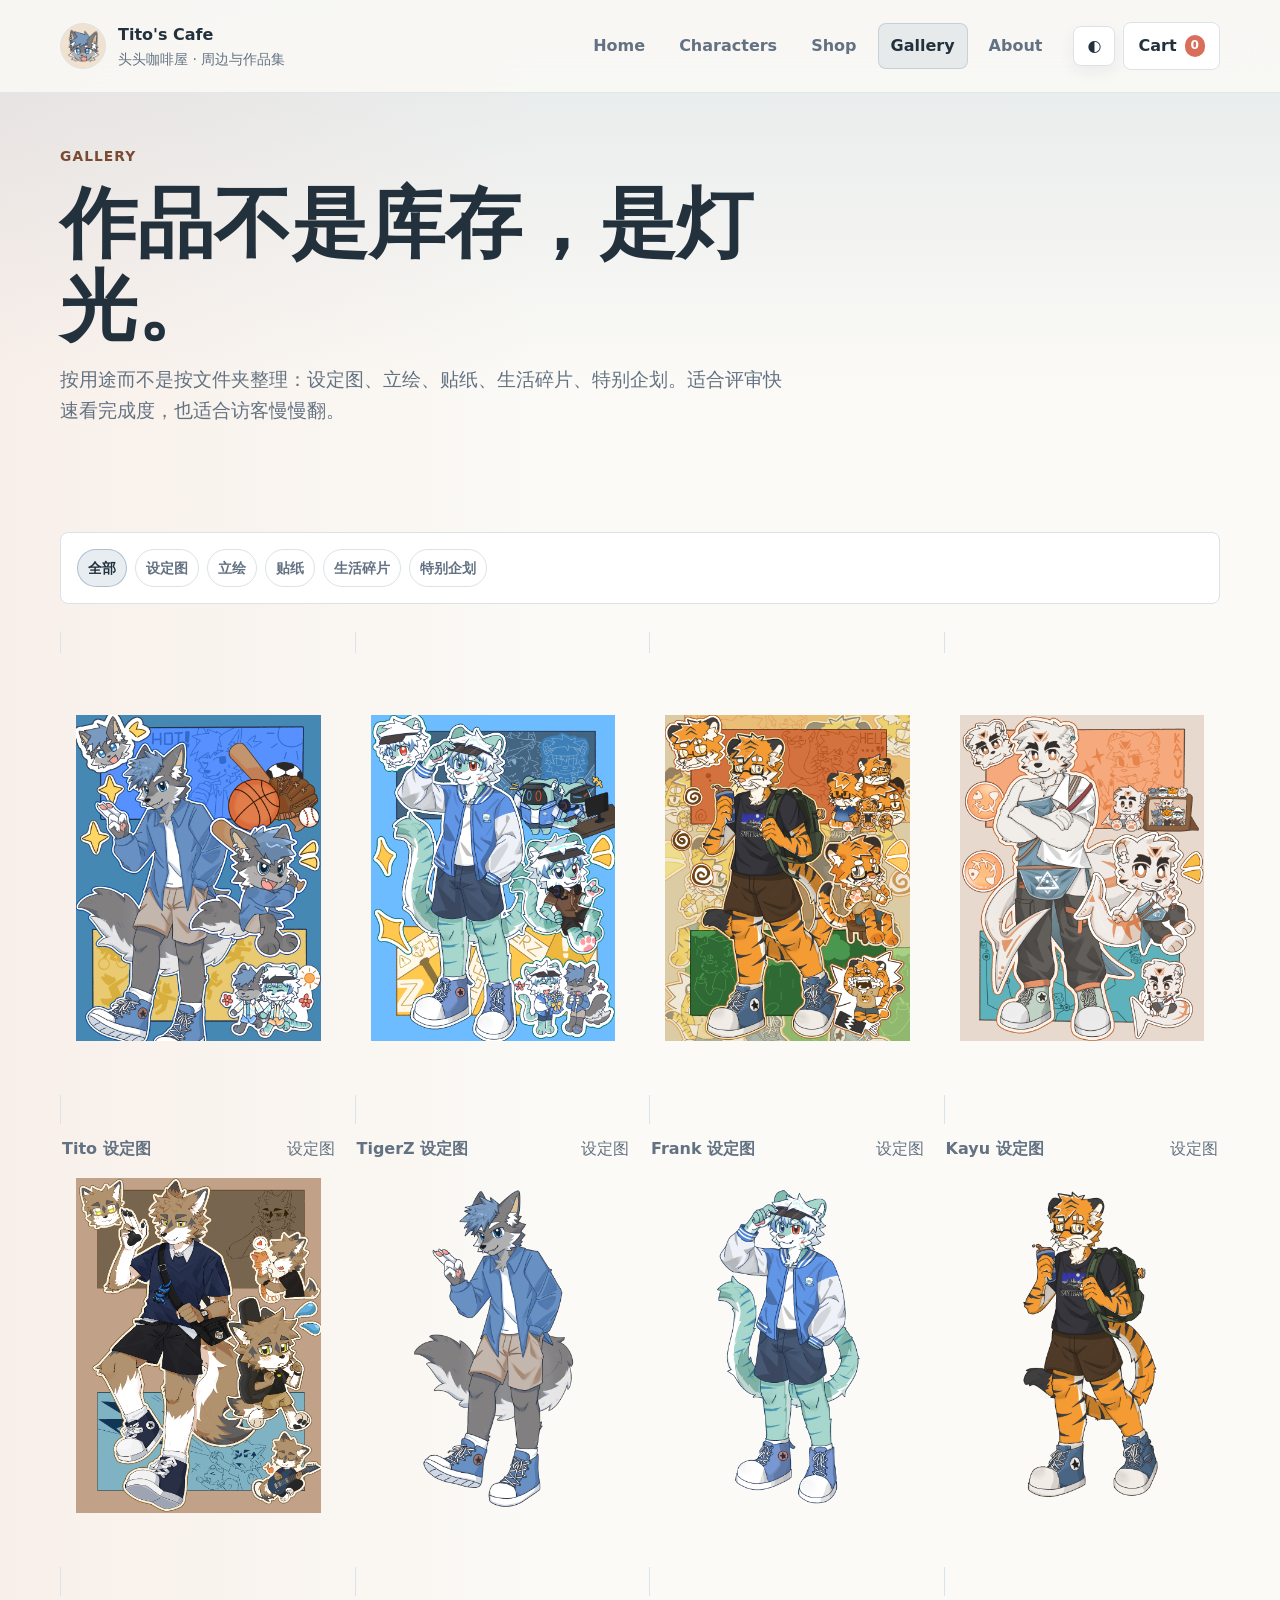
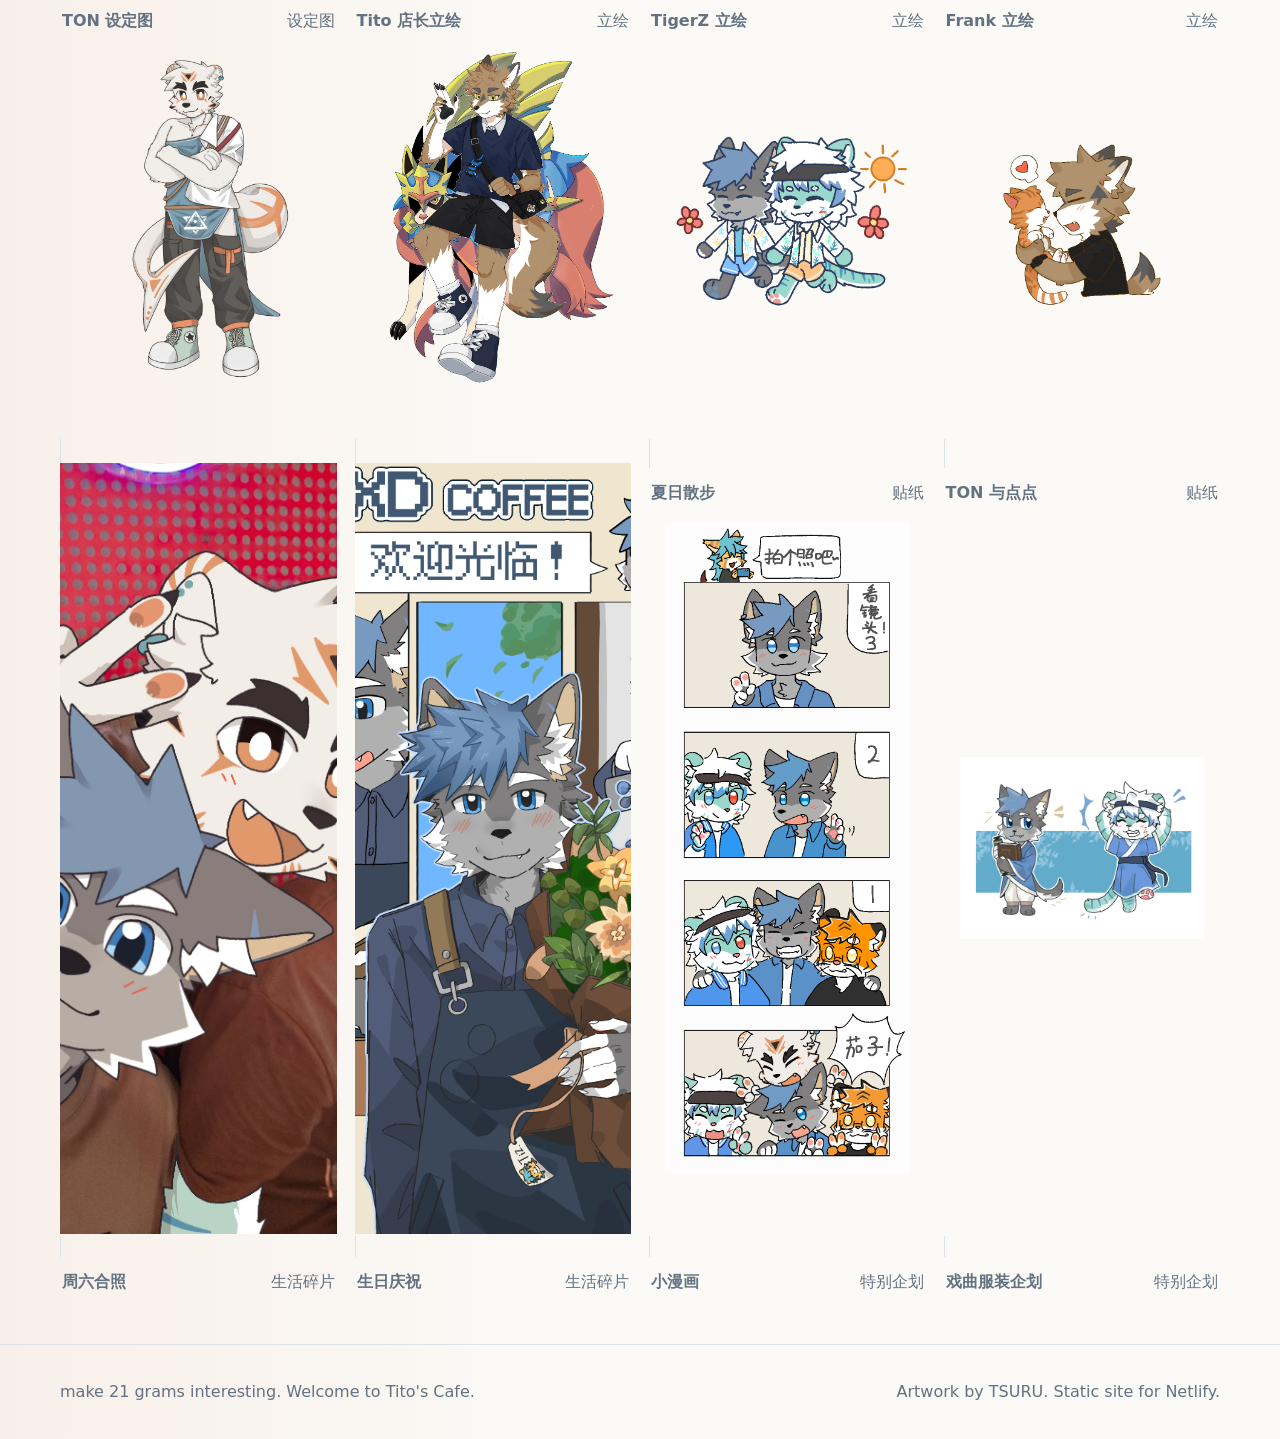
<file: gallery.html>
﻿<!DOCTYPE html>
<html lang="zh-CN">
<head>
<title>Gallery / 作品集 - Tito Cafe</title>
<meta charset="UTF-8">
<meta name="viewport" content="width=device-width, initial-scale=1.0">
<link rel="stylesheet" href="css/styles.css">
<script src="js/main.js" defer></script></head>
<body>
<header class="site-header">
  <div class="header-inner">
    <a class="brand" href="index.html" aria-label="Tito's Cafe 首页">
      <img class="brand-mark" src="assets/images/tito-avatar-transparent.png" alt="Tito 头像">
      <span><span class="brand-title">Tito's Cafe</span><span class="brand-subtitle">头头咖啡屋 · 周边与作品集</span></span>
    </a>
    <nav class="nav-links" aria-label="主导航">
      <a href="index.html">Home</a>
      <a href="characters.html">Characters</a>
      <a href="shop.html">Shop</a>
      <a href="gallery.html">Gallery</a>
      <a href="about.html">About</a>
    </nav>
    <div class="header-actions">
      <button class="icon-button menu-button" aria-label="打开菜单" aria-expanded="false">☰</button>
      <button class="icon-button theme-toggle" aria-label="切换明暗主题">◐</button>
      <button class="text-button cart-open" aria-label="打开购物车">Cart <span class="cart-count">0</span></button>
    </div>
  </div>
</header>
<main>
<section class="page-hero">
  <p class="eyebrow">Gallery</p>
  <h1>作品不是库存，是灯光。</h1>
  <p class="lead">按用途而不是按文件夹整理：设定图、立绘、贴纸、生活碎片、特别企划。适合评审快速看完成度，也适合访客慢慢翻。</p>
</section>
<section class="section">
  <div class="toolbar">
    <div class="filters" role="group" aria-label="图库分类">
      <button class="filter-button gallery-filter" data-group="all" aria-pressed="true">全部</button>
      <button class="filter-button gallery-filter" data-group="sketch" aria-pressed="false">设定图</button>
      <button class="filter-button gallery-filter" data-group="stand" aria-pressed="false">立绘</button>
      <button class="filter-button gallery-filter" data-group="sticker" aria-pressed="false">贴纸</button>
      <button class="filter-button gallery-filter" data-group="life" aria-pressed="false">生活碎片</button>
      <button class="filter-button gallery-filter" data-group="special" aria-pressed="false">特别企划</button>
    </div>
  </div>
  <div class="grid grid-4 gallery-grid"></div>
</section>
</main>
<footer class="footer">
  <div class="footer-inner">
    <p>make 21 grams interesting. Welcome to Tito's Cafe.</p>
    <p>Artwork by TSURU. Static site for Netlify.</p>
  </div>
</footer>
<div class="drawer" aria-hidden="true">
  <div class="scrim"></div>
  <aside class="drawer-panel" aria-label="购物车">
    <div class="drawer-head"><h2>今日托盘</h2><button class="icon-button" data-close="drawer" aria-label="关闭购物车">×</button></div>
    <div class="cart-items"></div>
    <div class="price-row"><strong>小计</strong><strong class="cart-total">¥0</strong></div>
  </aside>
</div>
<div class="modal" aria-hidden="true">
  <div class="scrim"></div>
  <section class="modal-panel" aria-label="商品详情">
    <div class="modal-head"><h2 class="modal-title">商品详情</h2><button class="icon-button" data-close="modal" aria-label="关闭商品详情">×</button></div>
    <div class="modal-body"></div>
  </section>
</div>
<div class="lightbox" aria-hidden="true">
  <div class="scrim"></div>
  <section class="lightbox-panel" aria-label="图库预览">
    <div class="modal-head"><div><h2 class="lightbox-title">作品预览</h2><p class="lightbox-meta"></p></div><button class="icon-button" data-close="lightbox" aria-label="关闭图库预览">×</button></div>
    <div class="lightbox-media"></div>
    <div class="lightbox-controls"><button class="text-button lightbox-prev">上一张</button><button class="text-button lightbox-next">下一张</button></div>
  </section>
</div>
<button class="icon-button back-to-top" aria-label="回到顶部">↑</button>
</body>
</html>
</file>
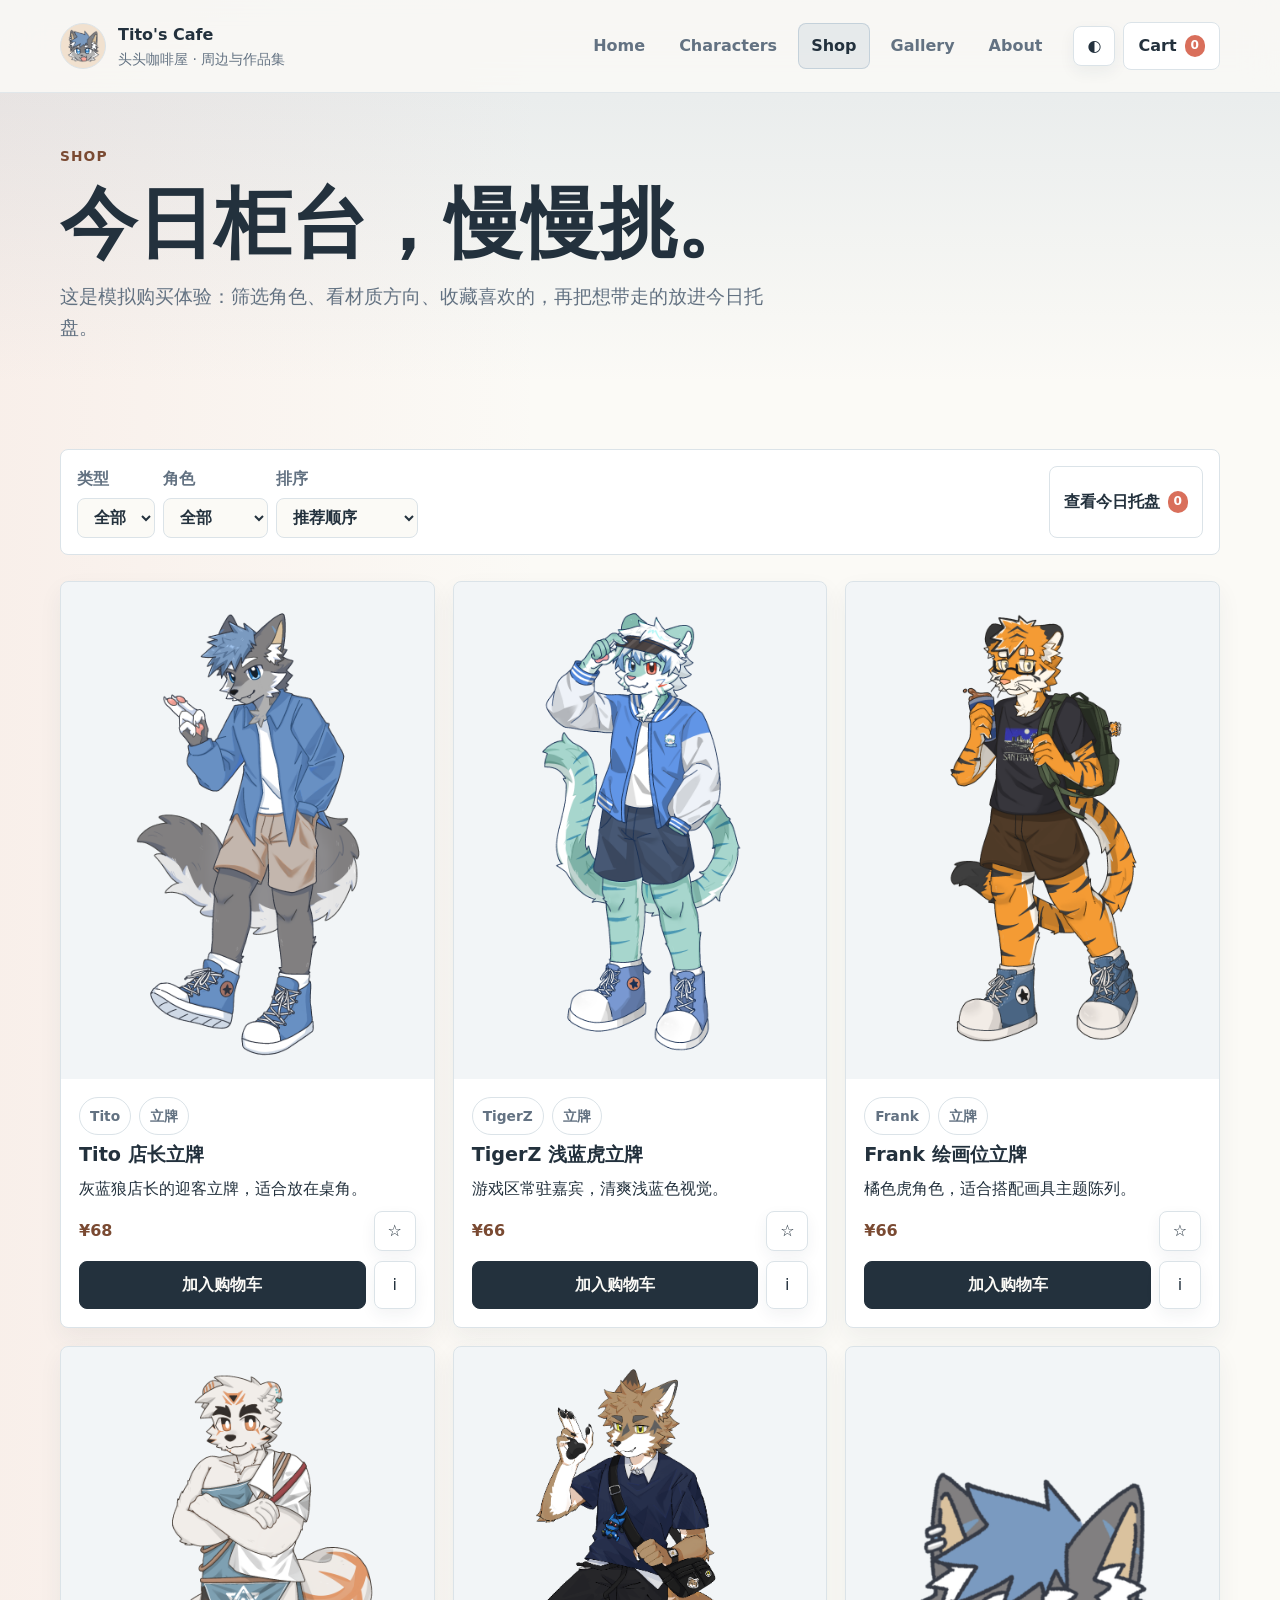
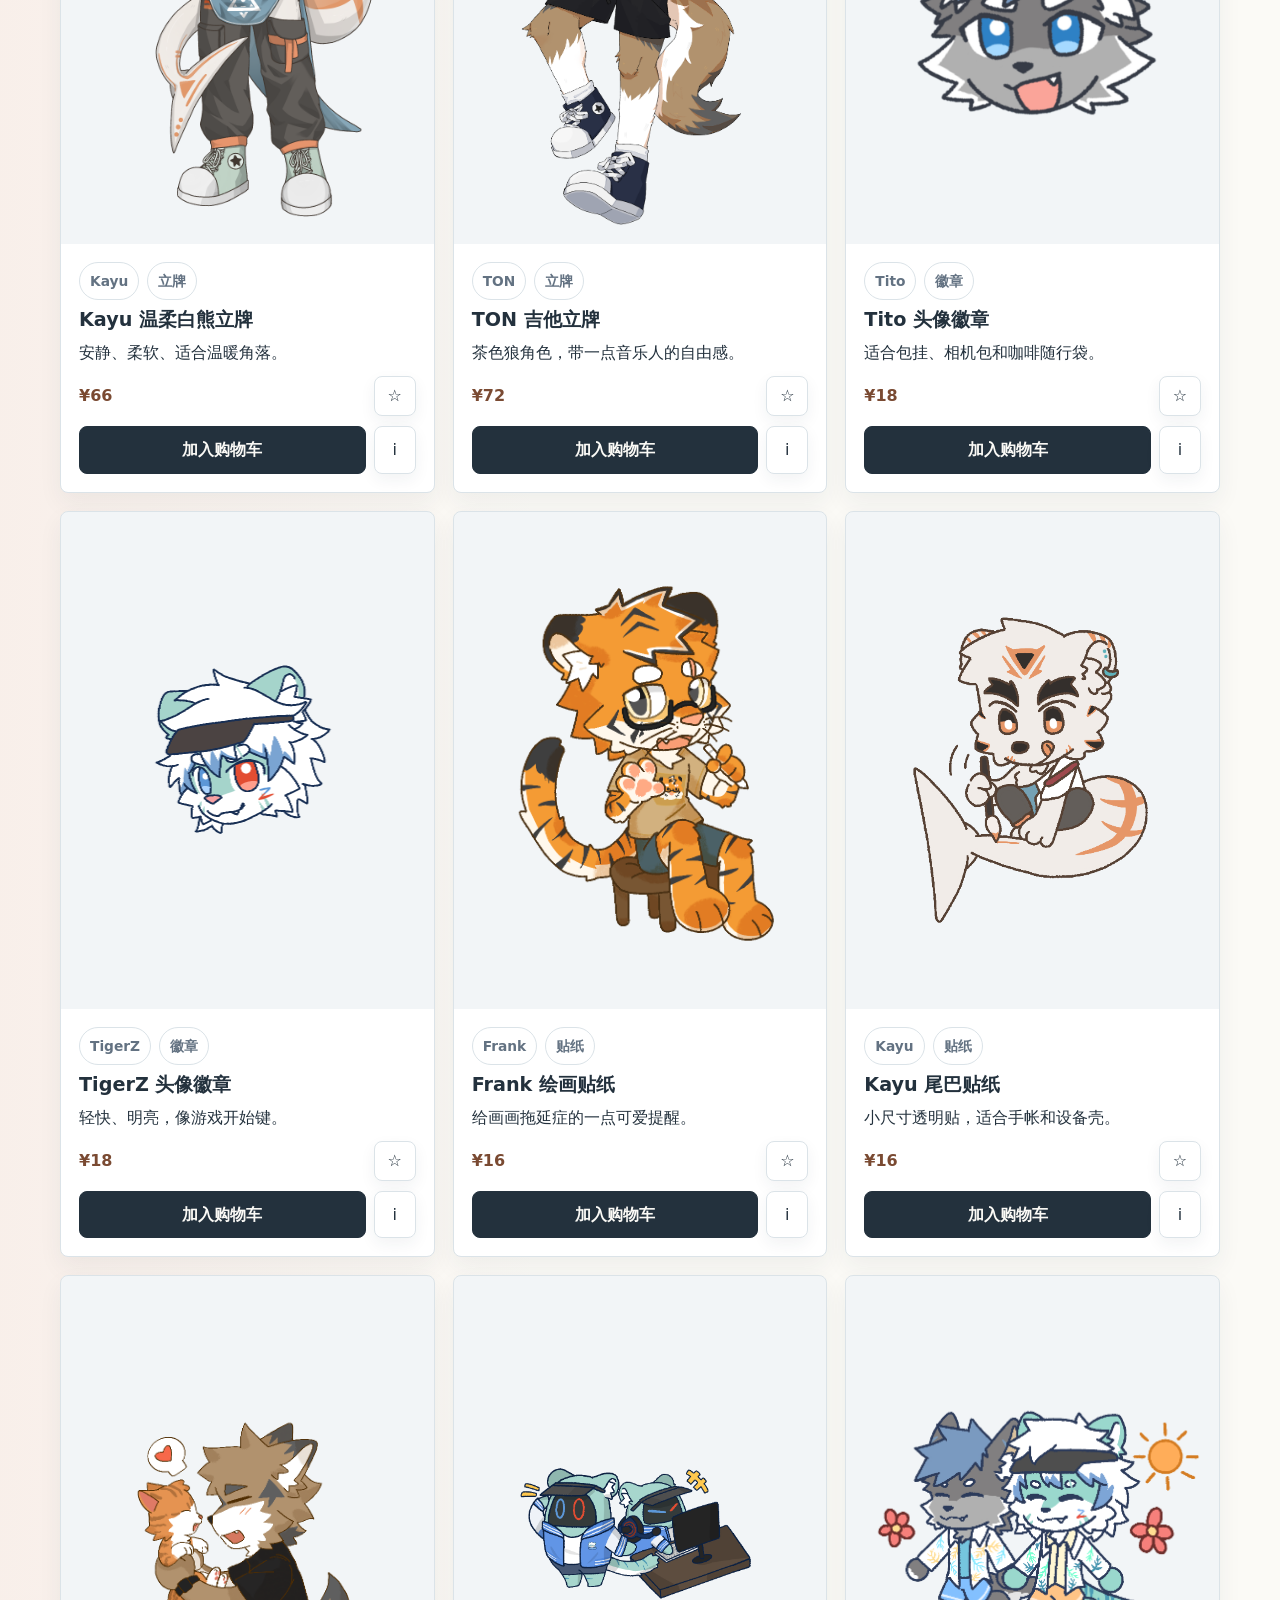
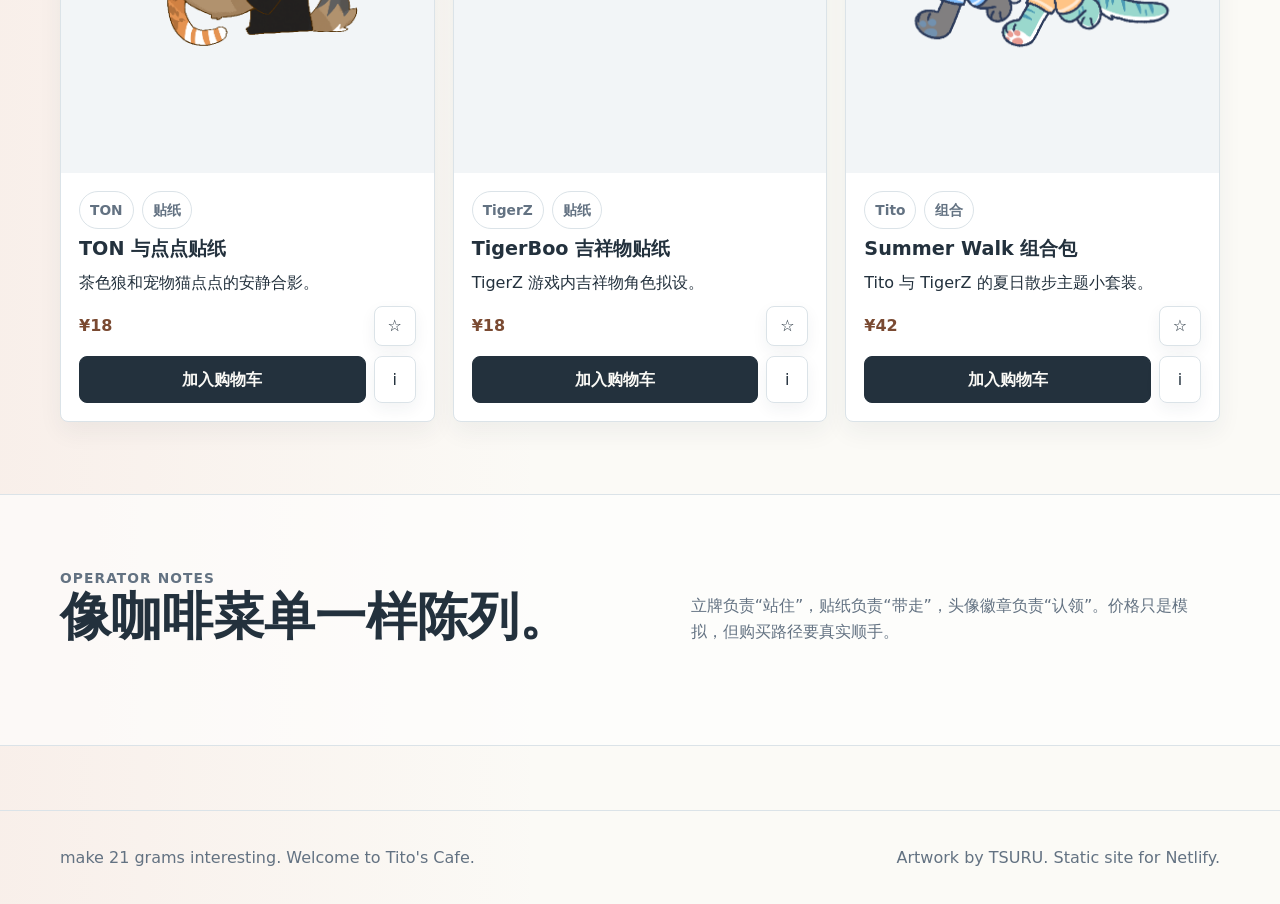
<file: shop.html>
﻿<!DOCTYPE html>
<html lang="zh-CN">
<head>
<title>Shop / 周边柜台 - Tito Cafe</title>
<meta charset="UTF-8">
<meta name="viewport" content="width=device-width, initial-scale=1.0">
<link rel="stylesheet" href="css/styles.css">
<script src="js/main.js" defer></script></head>
<body>
<header class="site-header">
  <div class="header-inner">
    <a class="brand" href="index.html" aria-label="Tito's Cafe 首页">
      <img class="brand-mark" src="assets/images/tito-avatar-transparent.png" alt="Tito 头像">
      <span><span class="brand-title">Tito's Cafe</span><span class="brand-subtitle">头头咖啡屋 · 周边与作品集</span></span>
    </a>
    <nav class="nav-links" aria-label="主导航">
      <a href="index.html">Home</a>
      <a href="characters.html">Characters</a>
      <a href="shop.html">Shop</a>
      <a href="gallery.html">Gallery</a>
      <a href="about.html">About</a>
    </nav>
    <div class="header-actions">
      <button class="icon-button menu-button" aria-label="打开菜单" aria-expanded="false">☰</button>
      <button class="icon-button theme-toggle" aria-label="切换明暗主题">◐</button>
      <button class="text-button cart-open" aria-label="打开购物车">Cart <span class="cart-count">0</span></button>
    </div>
  </div>
</header>
<main>
<section class="page-hero">
  <p class="eyebrow">Shop</p>
  <h1>今日柜台，慢慢挑。</h1>
  <p class="lead">这是模拟购买体验：筛选角色、看材质方向、收藏喜欢的，再把想带走的放进今日托盘。</p>
</section>
<section class="section">
  <div class="toolbar" aria-label="商品筛选">
    <div class="filters">
      <label>类型 <select class="type-filter"><option value="all">全部</option><option value="stand">立牌</option><option value="sticker">贴纸</option><option value="badge">徽章</option><option value="set">组合</option></select></label>
      <label>角色 <select class="role-filter"><option value="all">全部</option><option value="Tito">Tito</option><option value="TigerZ">TigerZ</option><option value="Frank">Frank</option><option value="Kayu">Kayu</option><option value="TON">TON</option></select></label>
      <label>排序 <select class="sort-filter"><option value="featured">推荐顺序</option><option value="price-asc">价格从低到高</option><option value="price-desc">价格从高到低</option></select></label>
    </div>
    <button class="text-button cart-open">查看今日托盘 <span class="cart-count">0</span></button>
  </div>
  <div class="grid grid-3 product-grid"></div>
</section>
<section class="band"><div class="section"><div class="section-heading"><div><p class="eyebrow">Operator Notes</p><h2>像咖啡菜单一样陈列。</h2></div><p>立牌负责“站住”，贴纸负责“带走”，头像徽章负责“认领”。价格只是模拟，但购买路径要真实顺手。</p></div></div></section>
</main>
<footer class="footer">
  <div class="footer-inner">
    <p>make 21 grams interesting. Welcome to Tito's Cafe.</p>
    <p>Artwork by TSURU. Static site for Netlify.</p>
  </div>
</footer>
<div class="drawer" aria-hidden="true">
  <div class="scrim"></div>
  <aside class="drawer-panel" aria-label="购物车">
    <div class="drawer-head"><h2>今日托盘</h2><button class="icon-button" data-close="drawer" aria-label="关闭购物车">×</button></div>
    <div class="cart-items"></div>
    <div class="price-row"><strong>小计</strong><strong class="cart-total">¥0</strong></div>
  </aside>
</div>
<div class="modal" aria-hidden="true">
  <div class="scrim"></div>
  <section class="modal-panel" aria-label="商品详情">
    <div class="modal-head"><h2 class="modal-title">商品详情</h2><button class="icon-button" data-close="modal" aria-label="关闭商品详情">×</button></div>
    <div class="modal-body"></div>
  </section>
</div>
<div class="lightbox" aria-hidden="true">
  <div class="scrim"></div>
  <section class="lightbox-panel" aria-label="图库预览">
    <div class="modal-head"><div><h2 class="lightbox-title">作品预览</h2><p class="lightbox-meta"></p></div><button class="icon-button" data-close="lightbox" aria-label="关闭图库预览">×</button></div>
    <div class="lightbox-media"></div>
    <div class="lightbox-controls"><button class="text-button lightbox-prev">上一张</button><button class="text-button lightbox-next">下一张</button></div>
  </section>
</div>
<button class="icon-button back-to-top" aria-label="回到顶部">↑</button>
</body>
</html>
</file>
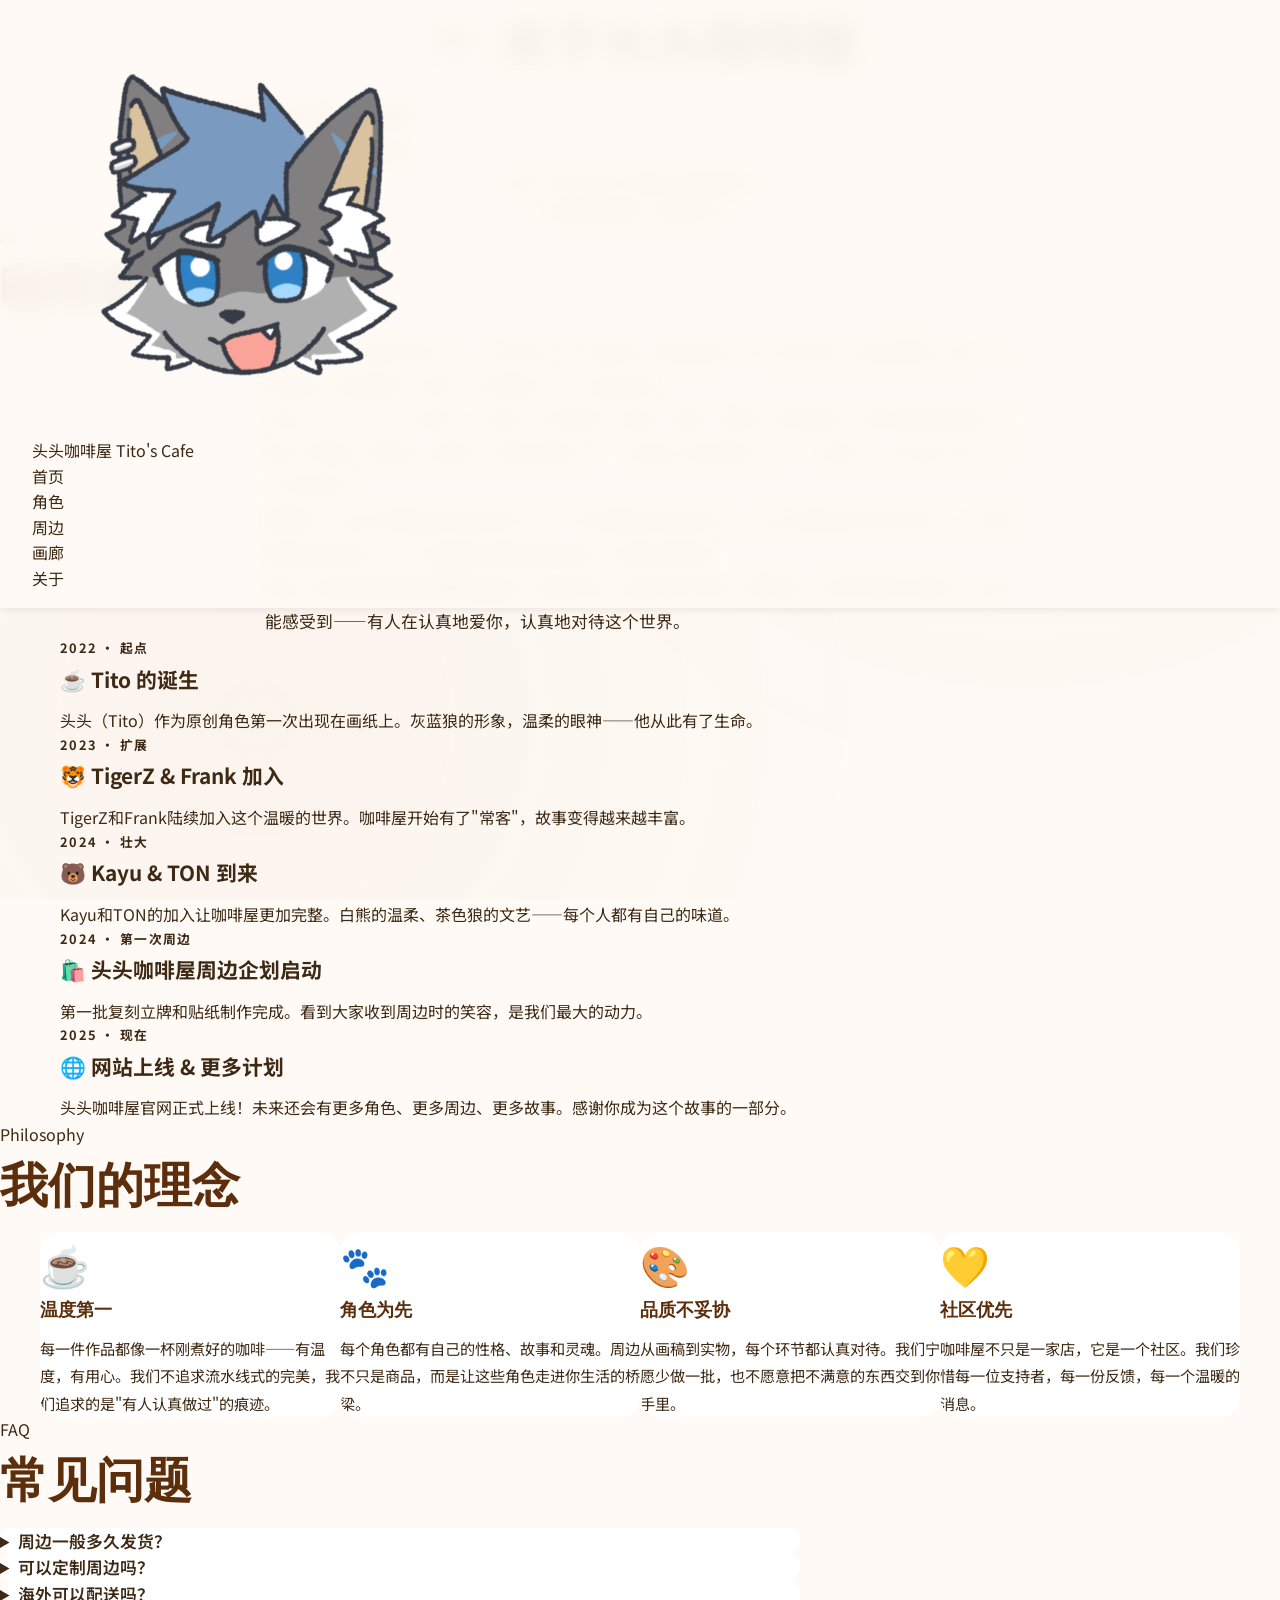
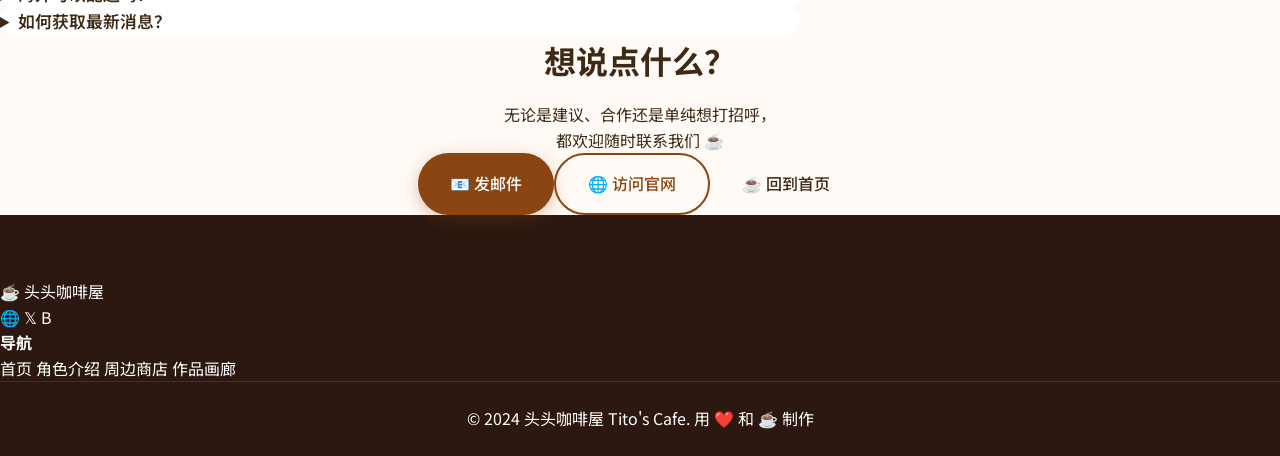
<file: pages/about.html>
<!DOCTYPE html>
<html lang="zh-CN">
<head>
  <meta charset="UTF-8">
  <meta name="viewport" content="width=device-width, initial-scale=1.0">
  <title>关于我们 | 头头咖啡屋 Tito's Cafe</title>
  <meta name="description" content="头头咖啡屋的故事——一间属于Furry角色和朋友的温暖咖啡屋。">
  <link rel="preconnect" href="https://fonts.googleapis.com">
  <link href="https://fonts.googleapis.com/css2?family=Noto+Sans+SC:wght@400;500;600;700;800&display=swap" rel="stylesheet">
  <link rel="stylesheet" href="../css/style.css">
  <link rel="icon" href="../assets/images/Tito Avatar (Transparent).png" type="image/png">
  <style>
    .about-hero {
      padding: calc(80px + var(--space-2xl)) 0 var(--space-xl);
      background: linear-gradient(170deg, var(--cream) 0%, var(--white-warm) 100%);
      text-align: center;
    }
    .about-hero h1 { font-size: clamp(2rem,4vw,3.5rem); margin-bottom:0.3em; }
    .about-hero .hero-quote {
      font-family: var(--font-accent);
      font-size: 1.3rem;
      color: var(--coffee-mid);
      font-style: italic;
      max-width: 600px;
      margin: 0 auto var(--space-md);
      line-height: 1.7;
    }

    /* Timeline */
    .timeline {
      max-width: 800px;
      margin: var(--space-2xl) auto;
      position: relative;
      padding-left: 60px;
    }
    .timeline::before {
      content: '';
      position: absolute;
      left: 20px;
      top: 0;
      bottom: 0;
      width: 3px;
      background: linear-gradient(to bottom, var(--tito-blue), var(--coffee-light), var(--frank-orange));
      border-radius: 2px;
    }
    .timeline-item {
      position: relative;
      margin-bottom: var(--space-xl);
      animation: fadeInUp 0.6s cubic-bezier(0.22, 1, 0.36, 1) both;
    }
    .timeline-item::before {
      content: '';
      position: absolute;
      left: -48px;
      top: 8px;
      width: 16px;
      height: 16px;
      border-radius: 50%;
      background: var(--coffee-mid);
      border: 3px solid var(--cream);
      box-shadow: 0 0 0 3px var(--coffee-mid);
    }
    .timeline-year {
      font-size: 0.8rem;
      font-weight: 700;
      color: var(--coffee-mid);
      letter-spacing: 0.1em;
      text-transform: uppercase;
      margin-bottom: 0.3em;
    }
    .timeline-title {
      font-size: 1.3rem;
      font-weight: 700;
      margin-bottom: 0.5em;
    }
    .timeline-desc {
      color: var(--text-secondary);
      line-height: 1.8;
    }

    /* Philosophy */
    .philosophy-grid {
      display: grid;
      grid-template-columns: repeat(auto-fill, minmax(300px, 1fr));
      gap: var(--space-lg);
      margin-top: var(--space-xl);
    }
    .philosophy-card {
      background: white;
      border-radius: 20px;
      padding: var(--space-lg);
      box-shadow: var(--shadow-soft);
      transition: all 0.3s ease;
    }
    .philosophy-card:hover {
      transform: translateY(-4px);
      box-shadow: var(--shadow-hover);
    }
    .philosophy-icon {
      font-size: 2.5rem;
      margin-bottom: var(--space-sm);
    }
    .philosophy-card h3 {
      font-size: 1.15rem;
      margin-bottom: 0.5em;
    }
    .philosophy-card p {
      color: var(--text-secondary);
      line-height: 1.8;
      font-size: 0.95rem;
    }

    /* Credits */
    .credits-section {
      background: var(--cream);
      border-radius: 24px;
      padding: var(--space-xl);
      margin-top: var(--space-2xl);
    }
    .credits-grid {
      display: grid;
      grid-template-columns: repeat(auto-fill, minmax(220px, 1fr));
      gap: var(--space-md);
      margin-top: var(--space-lg);
    }
    .credit-item {
      background: white;
      padding: var(--space-md);
      border-radius: 14px;
      display: flex;
      align-items: center;
      gap: var(--space-sm);
      box-shadow: 0 2px 8px rgba(60,36,21,0.05);
    }
    .credit-avatar {
      width: 48px;
      height: 48px;
      border-radius: 50%;
      overflow: hidden;
      flex-shrink: 0;
      background: var(--cream);
    }
    .credit-avatar img { width:100%; height:100%; object-fit:cover; }
    .credit-name { font-weight:600; font-size:0.95rem; }
    .credit-role { font-size:0.8rem; color:var(--text-muted); }

    /* Contact CTA */
    .contact-cta {
      text-align: center;
      padding: var(--space-2xl) 0;
    }
    .contact-cta h2 { font-size: 2rem; margin-bottom:0.5em; }
    .contact-cta p { color:var(--text-secondary); margin-bottom:var(--space-lg); }
    .contact-links {
      display: flex;
      gap: var(--space-md);
      justify-content: center;
      flex-wrap: wrap;
    }
  </style>
</head>
<body>

  <!-- Navigation -->
  <nav class="navbar scrolled">
    <div class="navbar-inner">
      <a href="../index.html" class="nav-logo">
        <img src="../assets/images/Tito Avatar (Transparent).png" alt="Tito">
        <div class="nav-logo-text">
          <span class="nav-logo-title">头头咖啡屋</span>
          <span class="nav-logo-subtitle">Tito's Cafe</span>
        </div>
      </a>
      <ul class="nav-links">
        <li><a href="../index.html">首页</a></li>
        <li><a href="characters.html">角色</a></li>
        <li><a href="shop.html">周边</a></li>
        <li><a href="gallery.html">画廊</a></li>
        <li><a href="about.html" class="active">关于</a></li>
      </ul>
    </div>
  </nav>

  <!-- About Hero -->
  <div class="about-hero">
    <div class="container">
      <h1>☕ 关于头头咖啡屋</h1>
      <p class="hero-quote">
        "每一杯咖啡都有它的温度，<br>
        每一个角色都有他的灵魂。"
      </p>
      <p style="color:var(--text-secondary); max-width:650px; margin:0 auto; line-height:1.8;">
        这是一家只存在于想象中的咖啡屋——<br>
        但里面的温暖，是真实的。
      </p>
    </div>
  </div>

  <!-- Our Story -->
  <div class="section">
    <div class="container">
      <span class="section-label">Our Story</span>
      <h2 class="section-title">咖啡屋的诞生</h2>

      <div style="max-width:750px; margin:0 auto;">
        <p style="color:var(--text-secondary); line-height:2; margin-bottom:var(--space-lg); font-size:1.05rem;">
          "头头咖啡屋"最初只是一个小小的念头——如果有一间咖啡屋，可以让所有Furry角色聚在一起，
          分享故事、交换微笑、享受一个安静的下午，那该多好。
        </p>
        <p style="color:var(--text-secondary); line-height:2; margin-bottom:var(--space-lg); font-size:1.05rem;">
          于是，Tito（头头）出现了。他是一只灰蓝狼，温柔、细腻，煮得一手好咖啡。
          他开这间咖啡屋，不是为了赚钱，而是为了给每一个路过的旅人——无论是人类还是Furry——
          提供一个可以坐下来、喘口气的地方。
        </p>
        <p style="color:var(--text-secondary); line-height:2; margin-bottom:var(--space-lg); font-size:1.05rem;">
          慢慢地，TigerZ带着他的游戏机来了，Frank带着他的画板来了，
          Kayu带着他的好胃口来了，TON带着他的吉他来了……
          咖啡屋变得越来越热闹，也越来越温暖。
        </p>
        <p style="color:var(--text-secondary); line-height:2; margin-bottom:var(--space-lg); font-size:1.05rem;">
          现在，我们想把这份温暖做成周边、做成作品，送到你的手里。
          希望每一个拿到这些作品的人，都能感受到——有人在认真地爱你，认真地对待这个世界。
        </p>
      </div>

      <!-- Timeline -->
      <div class="timeline">
        <div class="timeline-item" style="animation-delay:0.1s;">
          <div class="timeline-year">2022 · 起点</div>
          <div class="timeline-title">☕ Tito 的诞生</div>
          <div class="timeline-desc">头头（Tito）作为原创角色第一次出现在画纸上。灰蓝狼的形象，温柔的眼神——他从此有了生命。</div>
        </div>

        <div class="timeline-item" style="animation-delay:0.2s;">
          <div class="timeline-year">2023 · 扩展</div>
          <div class="timeline-title">🐯 TigerZ & Frank 加入</div>
          <div class="timeline-desc">TigerZ和Frank陆续加入这个温暖的世界。咖啡屋开始有了"常客"，故事变得越来越丰富。</div>
        </div>

        <div class="timeline-item" style="animation-delay:0.3s;">
          <div class="timeline-year">2024 · 壮大</div>
          <div class="timeline-title">🐻 Kayu & TON 到来</div>
          <div class="timeline-desc">Kayu和TON的加入让咖啡屋更加完整。白熊的温柔、茶色狼的文艺——每个人都有自己的味道。</div>
        </div>

        <div class="timeline-item" style="animation-delay:0.4s;">
          <div class="timeline-year">2024 · 第一次周边</div>
          <div class="timeline-title">🛍️ 头头咖啡屋周边企划启动</div>
          <div class="timeline-desc">第一批复刻立牌和贴纸制作完成。看到大家收到周边时的笑容，是我们最大的动力。</div>
        </div>

        <div class="timeline-item" style="animation-delay:0.5s;">
          <div class="timeline-year">2025 · 现在</div>
          <div class="timeline-title">🌐 网站上线 & 更多计划</div>
          <div class="timeline-desc">头头咖啡屋官网正式上线！未来还会有更多角色、更多周边、更多故事。感谢你成为这个故事的一部分。</div>
        </div>
      </div>
    </div>
  </div>

  <!-- Philosophy -->
  <div class="section" style="background:var(--cream);">
    <div class="container">
      <span class="section-label">Philosophy</span>
      <h2 class="section-title">我们的理念</h2>

      <div class="philosophy-grid">
        <div class="philosophy-card">
          <div class="philosophy-icon">☕</div>
          <h3>温度第一</h3>
          <p>每一件作品都像一杯刚煮好的咖啡——有温度，有用心。我们不追求流水线式的完美，我们追求的是"有人认真做过"的痕迹。</p>
        </div>

        <div class="philosophy-card">
          <div class="philosophy-icon">🐾</div>
          <h3>角色为先</h3>
          <p>每个角色都有自己的性格、故事和灵魂。周边不只是商品，而是让这些角色走进你生活的桥梁。</p>
        </div>

        <div class="philosophy-card">
          <div class="philosophy-icon">🎨</div>
          <h3>品质不妥协</h3>
          <p>从画稿到实物，每个环节都认真对待。我们宁愿少做一批，也不愿意把不满意的东西交到你手里。</p>
        </div>

        <div class="philosophy-card">
          <div class="philosophy-icon">💛</div>
          <h3>社区优先</h3>
          <p>咖啡屋不只是一家店，它是一个社区。我们珍惜每一位支持者，每一份反馈，每一个温暖的消息。</p>
        </div>
      </div>
    </div>
  </div>

  <!-- FAQ -->
  <div class="section">
    <div class="container" style="max-width:800px;">
      <span class="section-label">FAQ</span>
      <h2 class="section-title">常见问题</h2>

      <div style="display:flex; flex-direction:column; gap:var(--space-md);">
        <details style="background:white; border-radius:16px; padding:var(--space-md) var(--space-lg); box-shadow:var(--shadow-soft); cursor:pointer;">
          <summary style="font-weight:600; font-size:1.05rem; cursor:pointer;">周边一般多久发货？</summary>
          <p style="color:var(--text-secondary); line-height:1.8; margin-top:var(--space-sm);">现货商品一般3-5个工作日内发货。预订商品会在商品页面标注预计发货时间，请留意商品说明。</p>
        </details>

        <details style="background:white; border-radius:16px; padding:var(--space-md) var(--space-lg); box-shadow:var(--shadow-soft); cursor:pointer;">
          <summary style="font-weight:600; font-size:1.05rem; cursor:pointer;">可以定制周边吗？</summary>
          <p style="color:var(--text-secondary); line-height:1.8; margin-top:var(--space-sm);">目前不接受个人定制，但我们会定期发起周边投票，欢迎大家参与决定下一次的周边主题！</p>
        </details>

        <details style="background:white; border-radius:16px; padding:var(--space-md) var(--space-lg); box-shadow:var(--shadow-soft); cursor:pointer;">
          <summary style="font-weight:600; font-size:1.05rem; cursor:pointer;">海外可以配送吗？</summary>
          <p style="color:var(--text-secondary); line-height:1.8; margin-top:var(--space-sm);">可以！我们支持全球配送。海外运费会根据地区另行计算，下单前可以先联系我们确认。</p>
        </details>

        <details style="background:white; border-radius:16px; padding:var(--space-md) var(--space-lg); box-shadow:var(--shadow-soft); cursor:pointer;">
          <summary style="font-weight:600; font-size:1.05rem; cursor:pointer;">如何获取最新消息？</summary>
          <p style="color:var(--text-secondary); line-height:1.8; margin-top:var(--space-sm);">可以关注我们的 Twitter/X、Bilibili 和小红书账号，每次新周边和 new 作品都会在上面第一时间公布！</p>
        </details>
      </div>
    </div>
  </div>

  <!-- Contact CTA -->
  <div class="contact-cta">
    <div class="container">
      <h2>想说点什么？</h2>
      <p>无论是建议、合作还是单纯想打招呼，<br>都欢迎随时联系我们 ☕</p>
      <div class="contact-links">
        <a href="mailto:hello@tito.cafe" class="btn btn-primary">📧 发邮件</a>
        <a href="https://tito.cafe" target="_blank" class="btn btn-outline">🌐 访问官网</a>
        <a href="../index.html" class="btn btn-accent">☕ 回到首页</a>
      </div>
    </div>
  </div>

  <!-- Footer -->
  <footer class="footer">
    <div class="footer-inner">
      <div class="footer-col" style="margin-right:var(--space-xl);">
        <div class="footer-brand">☕ 头头咖啡屋</div>
        <div class="footer-social" style="margin-top:var(--space-md);">
          <a href="https://tito.cafe" target="_blank">🌐</a>
          <a href="#">𝕏</a>
          <a href="#">B</a>
        </div>
      </div>
      <div class="footer-col">
        <h4>导航</h4>
        <a href="../index.html">首页</a>
        <a href="characters.html">角色介绍</a>
        <a href="shop.html">周边商店</a>
        <a href="gallery.html">作品画廊</a>
      </div>
    </div>
    <div class="footer-bottom">
      <span>© 2024 头头咖啡屋 Tito's Cafe.</span>
      <span>用 ❤️ 和 ☕ 制作</span>
    </div>
  </footer>

  <script src="../js/main.js"></script>
</body>
</html>
</file>
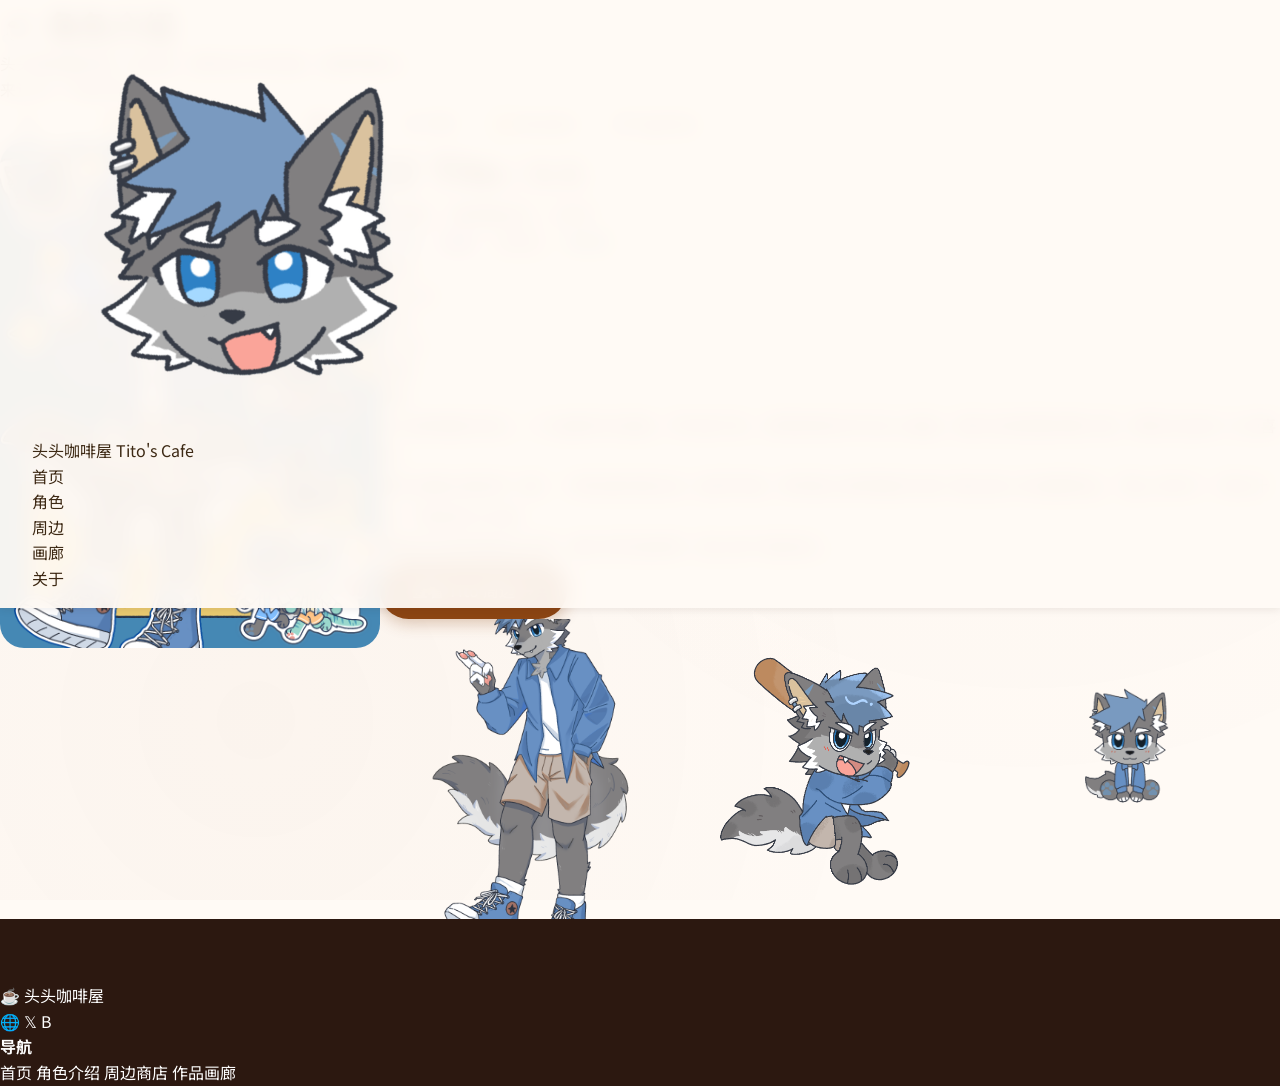
<file: pages/characters.html>
<!DOCTYPE html>
<html lang="zh-CN">
<head>
  <meta charset="UTF-8">
  <meta name="viewport" content="width=device-width, initial-scale=1.0">
  <title>角色介绍 | 头头咖啡屋 Tito's Cafe</title>
  <meta name="description" content="认识头头咖啡屋的所有角色——Tito、TigerZ、Frank、Kayu、TON、Diandian和TigerBoo！">
  <link rel="preconnect" href="https://fonts.googleapis.com">
  <link href="https://fonts.googleapis.com/css2?family=Noto+Sans+SC:wght@400;500;600;700;800&display=swap" rel="stylesheet">
  <link rel="stylesheet" href="../css/style.css">
  <link rel="icon" href="../assets/images/Tito Avatar (Transparent).png" type="image/png">
  <style>
    /* Characters Page Specific Styles */
    .char-nav {
      display: flex;
      gap: var(--space-sm);
      flex-wrap: wrap;
      margin-bottom: var(--space-xl);
      position: sticky;
      top: 80px;
      background: rgba(255,253,247,0.95);
      backdrop-filter: blur(10px);
      padding: var(--space-md) 0;
      z-index: 100;
    }
    .char-nav-btn {
      padding: 0.5em 1.2em;
      border-radius: 100px;
      font-size: 0.9rem;
      font-weight: 600;
      cursor: pointer;
      transition: all 0.25s ease;
      background: var(--cream);
      color: var(--text-secondary);
      border: 2px solid transparent;
    }
    .char-nav-btn:hover,
    .char-nav-btn.active {
      background: var(--coffee-mid);
      color: white;
      border-color: var(--coffee-mid);
    }
    .char-profile {
      display: none;
      animation: fadeInUp 0.6s cubic-bezier(0.22, 1, 0.36, 1);
    }
    .char-profile.active {
      display: block;
    }
    .char-profile-inner {
      display: grid;
      grid-template-columns: 380px 1fr;
      gap: var(--space-xl);
      align-items: start;
      margin-bottom: var(--space-2xl);
    }
    .char-portrait {
      position: sticky;
      top: 100px;
      border-radius: 24px;
      overflow: hidden;
      box-shadow: var(--shadow-soft);
      background: var(--cream);
    }
    .char-portrait img {
      width: 100%;
      display: block;
    }
    .char-info h2 {
      font-size: 2.2rem;
      margin-bottom: 0.1em;
    }
    .char-info .char-subtitle {
      font-size: 1rem;
      color: var(--text-muted);
      margin-bottom: var(--space-md);
    }
    .char-personality {
      display: flex;
      gap: 0.5rem;
      flex-wrap: wrap;
      margin-bottom: var(--space-lg);
    }
    .char-tag {
      padding: 0.3em 0.8em;
      border-radius: 100px;
      font-size: 0.82rem;
      font-weight: 600;
    }
    .char-bio {
      color: var(--text-secondary);
      line-height: 1.9;
      margin-bottom: var(--space-lg);
    }
    .char-extra-gallery {
      display: grid;
      grid-template-columns: repeat(3, 1fr);
      gap: var(--space-sm);
      margin-top: var(--space-lg);
    }
    .char-extra-gallery img {
      width: 100%;
      aspect-ratio: 1;
      object-fit: cover;
      border-radius: 12px;
      cursor: pointer;
      transition: transform 0.3s ease;
    }
    .char-extra-gallery img:hover {
      transform: scale(1.05);
    }
    .char-diandian-section {
      background: var(--cream);
      border-radius: 24px;
      padding: var(--space-lg);
      margin-top: var(--space-lg);
    }
    .diandian-profile {
      display: grid;
      grid-template-columns: 200px 1fr;
      gap: var(--space-lg);
      align-items: center;
    }
    .diandian-img {
      width: 100%;
      border-radius: 20px;
      overflow: hidden;
      background: white;
      padding: var(--space-sm);
    }
    .diandian-img img {
      width: 100%;
      border-radius: 16px;
    }
    @media (max-width: 900px) {
      .char-profile-inner {
        grid-template-columns: 1fr;
      }
      .char-portrait {
        position: static;
        max-width: 350px;
        margin: 0 auto;
      }
      .diandian-profile {
        grid-template-columns: 1fr;
      }
    }
  </style>
</head>
<body>

  <!-- Navigation -->
  <nav class="navbar scrolled">
    <div class="navbar-inner">
      <a href="../index.html" class="nav-logo">
        <img src="../assets/images/Tito Avatar (Transparent).png" alt="Tito">
        <div class="nav-logo-text">
          <span class="nav-logo-title">头头咖啡屋</span>
          <span class="nav-logo-subtitle">Tito's Cafe</span>
        </div>
      </a>
      <ul class="nav-links">
        <li><a href="../index.html">首页</a></li>
        <li><a href="characters.html" class="active">角色</a></li>
        <li><a href="shop.html">周边</a></li>
        <li><a href="gallery.html">画廊</a></li>
        <li><a href="about.html">关于</a></li>
      </ul>
    </div>
  </nav>

  <!-- Page Header -->
  <div class="page-header">
    <h1>☕ 角色介绍</h1>
    <p>头头咖啡屋的每一位成员，都有自己的性格、故事和魅力。<br>来认识一下他们吧！</p>
  </div>

  <div class="container" style="padding:var(--space-xl) 0;">

    <!-- Character Navigation -->
    <div class="char-nav" id="charNav">
      <button class="char-nav-btn active" onclick="showChar('tito', this)">🐺 Tito</button>
      <button class="char-nav-btn" onclick="showChar('tigerz', this)">🐯 TigerZ</button>
      <button class="char-nav-btn" onclick="showChar('frank', this)">🐯 Frank</button>
      <button class="char-nav-btn" onclick="showChar('kayu', this)">🐻 Kayu</button>
      <button class="char-nav-btn" onclick="showChar('ton', this)">🐺 TON</button>
      <button class="char-nav-btn" onclick="showChar('diandian', this)">🐱 Diandian</button>
      <button class="char-nav-btn" onclick="showChar('tigerboo', this)">🎮 TigerBoo</button>
    </div>

    <!-- ============ TITO ============ -->
    <div class="char-profile active" id="char-tito">
      <div class="char-profile-inner">
        <div class="char-portrait">
          <img src="../assets/images/Tito Sketch Set (Clean BG).png" alt="Tito Sketch Set">
        </div>
        <div class="char-info">
          <h2>🐺 Tito <small style="font-weight:400; color:var(--text-muted);">/ 头头</small></h2>
          <p class="char-subtitle">灰蓝狼 · 咖啡屋店长 · INFP</p>
          <div class="char-personality">
            <span class="char-tag" style="background:#E8F0F5; color:#5A7D99;">温柔</span>
            <span class="char-tag" style="background:#F0E8F5; color:#7A5A99;">细腻</span>
            <span class="char-tag" style="background:#F5F0E8; color:#997A5A;">咖啡控</span>
            <span class="char-tag" style="background:#E8F5EF; color:#5A997A;">倾听者</span>
          </div>
          <div class="char-stats">
            <div class="char-stat"><div class="stat-label">身高</div><div class="stat-value">178 cm</div></div>
            <div class="char-stat"><div class="stat-label">生日</div><div class="stat-value">11.30</div></div>
            <div class="char-stat"><div class="stat-label">血型</div><div class="stat-value">B型</div></div>
          </div>
          <div class="char-bio">
            <p>头头咖啡屋的店长，一只温柔的灰蓝狼。平时话不多，但煮咖啡的手艺无人能敌。喜欢在角落里观察大家，默默记住每个人的喜好。</p>
            <p>偶尔会露出调皮的一面——特别是和朋友在一起的时候。梦想是让咖啡屋成为每个路过旅人的温暖驿站。"路上辛苦了，喝点什么？"是他的口头禅。</p>
            <p>最喜欢的食物是提拉米苏，最讨厌的是香菜（但从来不直接说）。</p>
          </div>
          <a href="../pages/shop.html" class="btn btn-primary">查看 Tito 周边 →</a>

          <div class="char-extra-gallery">
            <img src="../assets/images/Tito Stand (Transparent).png" alt="Tito Stand" onclick="openLightbox(this.src, this.alt)">
            <img src="../assets/images/Tito Strike Chibi (Transparent).png" alt="Tito Strike Chibi" onclick="openLightbox(this.src, this.alt)">
            <img src="../assets/images/Tito in Palm Sticker (Transparent).png" alt="Tito Palm" onclick="openLightbox(this.src, this.alt)">
          </div>
        </div>
      </div>
    </div>

    <!-- ============ TIGERZ ============ -->
    <div class="char-profile" id="char-tigerz">
      <div class="char-profile-inner">
        <div class="char-portrait">
          <img src="../assets/images/TigerZ Sketch Set (Clean BG).png" alt="TigerZ Sketch Set">
        </div>
        <div class="char-info">
          <h2>🐯 TigerZ</h2>
          <p class="char-subtitle">浅蓝虎 · 游戏玩家 · ENFP</p>
          <div class="char-personality">
            <span class="char-tag" style="background:#E8F4FC; color:#3A7ABD;">活力满满</span>
            <span class="char-tag" style="background:#FCF4E8; color:#BD8A3A;">游戏宅</span>
            <span class="char-tag" style="background:#E8FCF4; color:#3ABD7A;">乐观</span>
            <span class="char-tag" style="background:#FCE8F4; color:#BD3A8A;">社交达人</span>
          </div>
          <div class="char-stats">
            <div class="char-stat"><div class="stat-label">身高</div><div class="stat-value">185 cm</div></div>
            <div class="char-stat"><div class="stat-label">生日</div><div class="stat-value">06.18</div></div>
            <div class="char-stat"><div class="stat-label">擅长</div><div class="stat-value">FPS游戏</div></div>
          </div>
          <div class="char-bio">
            <p>TigerZ是一只充满活力的浅蓝老虎，咖啡屋的常客兼"气氛担当"。每次来都带着一台游戏机，是店内"游戏角"的发起人。</p>
            <p>性格开朗外向，和谁都能聊得来。游戏打得很好，但最擅长的是把大家都拉来一起玩。他的游戏吉祥物TigerBoo也是咖啡屋的人气角色。</p>
            <p>和Tito是老朋友了，经常来"蹭咖啡"，但其实每次都偷偷扫码付款。</p>
          </div>
          <a href="../pages/shop.html" class="btn btn-accent">查看 TigerZ 周边 →</a>

          <div class="char-extra-gallery">
            <img src="../assets/images/TigerZ Stand (Transparent).png" alt="TigerZ Stand" onclick="openLightbox(this.src, this.alt)">
            <img src="../assets/images/TigerZ Gaming Chibi (Transparent).png" alt="TigerZ Gaming" onclick="openLightbox(this.src, this.alt)">
            <img src="../assets/images/Summer Walk Sticker (with Tito TigerZ) (Transparent).png" alt="Summer Walk" onclick="openLightbox(this.src, this.alt)">
          </div>
        </div>
      </div>
    </div>

    <!-- ============ FRANK ============ -->
    <div class="char-profile" id="char-frank">
      <div class="char-profile-inner">
        <div class="char-portrait">
          <img src="../assets/images/Frank Sketch Set.png" alt="Frank Sketch Set">
        </div>
        <div class="char-info">
          <h2>🐯 Frank</h2>
          <p class="char-subtitle">橘色老虎 · 画师 · ISTJ</p>
          <div class="char-personality">
            <span class="char-tag" style="background:#FFF0E0; color:#CC6600;">认真</span>
            <span class="char-tag" style="background:#F0F0F0; color:#666;">完美主义</span>
            <span class="char-tag" style="background:#FFF8E0; color:#998A00;">咖啡成瘾</span>
            <span class="char-tag" style="background:#E0F0FF; color:#0066CC;">深夜创作者</span>
          </div>
          <div class="char-stats">
            <div class="char-stat"><div class="stat-label">身高</div><div class="stat-value">180 cm</div></div>
            <div class="char-stat"><div class="stat-label">生日</div><div class="stat-value">03.14</div></div>
            <div class="char-stat"><div class="stat-label">工具</div><div class="stat-value">数位板</div></div>
          </div>
          <div class="char-bio">
            <p>Frank是一只橘色老虎，职业画师，也是咖啡屋的"驻店画家"。如果你在角落里看到一个眉头紧锁、一边喝咖啡一边疯狂涂鸦的身影，那就是他了。</p>
            <p>对自己的作品要求极高，经常画出"我不想画了！"的表情包（见贴纸墙），但最后还是会默默把画完成。作品风格细腻温暖，和表面看起来不太一样。</p>
            <p>和Kayu是好朋友，经常一起出现在咖啡屋的沙发区，一个画画，一个发呆。</p>
          </div>
          <a href="../pages/shop.html" class="btn" style="background:#FF8C42; color:white;">查看 Frank 周边 →</a>

          <div class="char-extra-gallery">
            <img src="../assets/images/Frank Stand (Transparent).png" alt="Frank Stand" onclick="openLightbox(this.src, this.alt)">
            <img src="../assets/images/Frank Drawing Chibi (Transparent).png" alt="Frank Drawing" onclick="openLightbox(this.src, this.alt)">
            <img src="../assets/images/Frank Do Not Want to Draw Sticker (Transparent).png" alt="Frank No Draw" onclick="openLightbox(this.src, this.alt)">
          </div>
        </div>
      </div>
    </div>

    <!-- ============ KAYU ============ -->
    <div class="char-profile" id="char-kayu">
      <div class="char-profile-inner">
        <div class="char-portrait">
          <img src="../assets/images/Kayu Sketch Set (Clean BG).png" alt="Kayu Sketch Set">
        </div>
        <div class="char-info">
          <h2>🐻 Kayu</h2>
          <p class="char-subtitle">白色熊 · 温柔大块头 · ISFP</p>
          <div class="char-personality">
            <span class="char-tag" style="background:#F0F0F0; color:#555;">温柔</span>
            <span class="char-tag" style="background:#FFF8E0; color:#997A00;">吃货</span>
            <span class="char-tag" style="background:#E8F5F0; color:#2D7A5A;">安静</span>
            <span class="char-tag" style="background:#F5E8F0; color:#7A2D5A;">抱枕专业户</span>
          </div>
          <div class="char-stats">
            <div class="char-stat"><div class="stat-label">身高</div><div class="stat-value">195 cm</div></div>
            <div class="char-stat"><div class="stat-label">生日</div><div class="stat-value">09.22</div></div>
            <div class="char-stat"><div class="stat-label">最爱</div><div class="stat-value">甜点</div></div>
          </div>
          <div class="char-bio">
            <p>Kayu是一只巨大的白色熊，外表看起来有点严肃，实际上是个超级温柔的"大抱枕"。他是咖啡屋的常客，每次来都点最甜的拿铁和最丰富的甜点。</p>
            <p>话不多，但每次说话都很温暖。喜欢坐在咖啡屋最大的沙发上，有时候朋友累了就直接靠在他身上睡着了——他自己也说不清这是第几次当"人肉靠垫"了。</p>
            <p>有一个以他为主题的抱枕周边（没错，他自己知道，而且觉得很不好意思）。</p>
          </div>
          <a href="../pages/shop.html" class="btn" style="background:#888; color:white;">查看 Kayu 周边 →</a>

          <div class="char-extra-gallery">
            <img src="../assets/images/Kayu Stand (Transparent).png" alt="Kayu Stand" onclick="openLightbox(this.src, this.alt)">
            <img src="../assets/images/Kayu Yeah! Chibi (Transparent).png" alt="Kayu Yeah!" onclick="openLightbox(this.src, this.alt)">
            <img src="../assets/images/Kayu Tail-draw Sticker (Transparent).png" alt="Kayu Tail" onclick="openLightbox(this.src, this.alt)">
          </div>
        </div>
      </div>
    </div>

    <!-- ============ TON ============ -->
    <div class="char-profile" id="char-ton">
      <div class="char-profile-inner">
        <div class="char-portrait">
          <img src="../assets/images/TON Sketch Set (Clean BG).png" alt="TON Sketch Set">
        </div>
        <div class="char-info">
          <h2>🐺 TON</h2>
          <p class="char-subtitle">茶色狼 · 音乐爱好者 · INFJ</p>
          <div class="char-personality">
            <span class="char-tag" style="background:#F5E8D8; color:#8A5A3A;">文艺</span>
            <span class="char-tag" style="background:#E8EEF5; color:#3A5A8A;">吉他手</span>
            <span class="char-tag" style="background:#F0E8F5; color:#5A3A8A;">深谋远虑</span>
            <span class="char-tag" style="background:#E8F5F0; color:#2D7A5A;">猫奴</span>
          </div>
          <div class="char-stats">
            <div class="char-stat"><div class="stat-label">身高</div><div class="stat-value">183 cm</div></div>
            <div class="char-stat"><div class="stat-label">生日</div><div class="stat-value">07.07</div></div>
            <div class="char-stat"><div class="stat-label">宠物</div><div class="stat-value">Diandian</div></div>
          </div>
          <div class="char-bio">
            <p>TON是一只茶色狼，音乐爱好者，偶尔在咖啡屋的角落里弹吉他。他的音乐风格温柔而有点忧郁，和咖啡屋的氛围意外地搭。</p>
            <p>是Diandian（点点）的铲屎官。表面上是一本正经的大人，实际上手机壁纸全是自家猫咪的照片。每次提到Diandian，眼神都会不自觉地柔软下来。</p>
            <p>和Tito是老朋友，两人经常深夜在咖啡屋打烊后一起聊天，内容从音乐到人生，无所不谈。</p>
          </div>
          <a href="../pages/shop.html" class="btn" style="background:#A0522D; color:white;">查看 TON 周边 →</a>

          <div class="char-extra-gallery">
            <img src="../assets/images/TON Stand (Transparent).png" alt="TON Stand" onclick="openLightbox(this.src, this.alt)">
            <img src="../assets/images/TON Playing Guitar Sticker (Transparent).png" alt="TON Guitar" onclick="openLightbox(this.src, this.alt)">
            <img src="../assets/images/TON with Diandian (Pet Cat) Sticker (Transparent).png" alt="TON & Diandian" onclick="openLightbox(this.src, this.alt)">
          </div>

          <!-- Diandian Section -->
          <div class="char-diandian-section">
            <h3>🐱 关于 Diandian（点点）</h3>
            <p style="color:var(--text-secondary); margin:0.5em 0 1em;">
              TON养的一只小黑猫，咖啡屋的"非正式吉祥物"。喜欢趴在柜台上看着客人，偶尔会偷喝Tito做的奶泡。
            </p>
            <div style="display:grid; grid-template-columns:repeat(2,1fr); gap:var(--space-sm);">
              <img src="../assets/images/TON with Diandian (Pet Cat) Sticker (Transparent).png" alt="Diandian" style="width:100%; border-radius:12px; background:white; padding:10px;">
            </div>
          </div>
        </div>
      </div>
    </div>

    <!-- ============ DIANDIAN ============ -->
    <div class="char-profile" id="char-diandian">
      <div class="char-profile-inner">
        <div class="char-portrait">
          <img src="../assets/images/TON with Diandian (Pet Cat) Sticker (Transparent).png" alt="Diandian" style="padding:20px; background:var(--cream);">
        </div>
        <div class="char-info">
          <h2>🐱 Diandian <small style="font-weight:400; color:var(--text-muted);">/ 点点</small></h2>
          <p class="char-subtitle">小黑猫 · TON的宠物 · 咖啡屋非正式吉祥物</p>
          <div class="char-personality">
            <span class="char-tag" style="background:#E8E8E8; color:#555;">傲娇</span>
            <span class="char-tag" style="background:#FFF0E8; color:#CC6600;">奶泡爱好者</span>
            <span class="char-tag" style="background:#E8F5FF; color:#0066CC;">柜台巡逻员</span>
          </div>
          <div class="char-stats">
            <div class="char-stat"><div class="stat-label">年龄</div><div class="stat-value">3岁</div></div>
            <div class="char-stat"><div class="stat-label">最爱</div><div class="stat-value">奶泡</div></div>
            <div class="char-stat"><div class="stat-label">最讨厌</div><div class="stat-value">洗澡</div></div>
          </div>
          <div class="char-bio">
            <p>Diandian是一只小黑猫，TON的宠物，但基本上把所有人都当成了自己的仆人。</p>
            <p>最喜欢趴在咖啡屋的柜台上，用一种"你们这些两脚兽"的眼神看着客人。Tito私下说，Diandian是他见过最有气质的猫。</p>
            <p>有一个不为人知的秘密——它其实很喜欢被摸下巴，但绝对不会主动表现出来。</p>
          </div>
        </div>
      </div>
    </div>

    <!-- ============ TIGERBOO ============ -->
    <div class="char-profile" id="char-tigerboo">
      <div class="char-profile-inner">
        <div class="char-portrait">
          <img src="../assets/images/TigerZ TigerBoo Sticker (Game Mascot NETA Mascot) (Transparent).png" alt="TigerBoo" style="padding:20px;">
        </div>
        <div class="char-info">
          <h2>🎮 TigerBoo</h2>
          <p class="char-subtitle">TigerZ的游戏内吉祥物 · 虚拟角色</p>
          <div class="char-personality">
            <span class="char-tag" style="background:#E8F4FC; color:#3A7ABD;">元气</span>
            <span class="char-tag" style="background:#FCF4E8; color:#BD8A3A;">游戏宅</span>
            <span class="char-tag" style="background:#FCE8F4; color:#BD3A8A;">可爱的存在</span>
          </div>
          <div class="char-bio">
            <p>TigerBoo是TigerZ在游戏里设计的吉祥物角色，一只小巧可爱的老虎形象。因为太受欢迎，被做成了一系列周边。</p>
            <p>在设定里，TigerBoo是TigerZ的"游戏分身"——比本人更勇敢、更开朗，永远充满正能量。很多粉丝说，看到TigerBoo就觉得心情变好了。</p>
            <p>目前TigerBoo有自己的贴纸包、毛绒挂件和限定版手办。</p>
          </div>
          <div class="char-extra-gallery">
            <img src="../assets/images/TigerZ TigerBoo Sticker (Game Mascot NETA Mascot) (Transparent) (Seperate).png" alt="TigerBoo Separate" onclick="openLightbox(this.src, this.alt)" style="background:var(--cream); padding:10px; border-radius:12px;">
          </div>
        </div>
      </div>
    </div>

  </div>

  <!-- Footer -->
  <footer class="footer">
    <div class="footer-inner">
      <div class="footer-col" style="margin-right:var(--space-xl);">
        <div class="footer-brand">☕ 头头咖啡屋</div>
        <div class="footer-social" style="margin-top:var(--space-md);">
          <a href="https://tito.cafe" title="官网" target="_blank">🌐</a>
          <a href="#">𝕏</a>
          <a href="#">B</a>
        </div>
      </div>
      <div class="footer-col">
        <h4>导航</h4>
        <a href="../index.html">首页</a>
        <a href="characters.html">角色介绍</a>
        <a href="shop.html">周边商店</a>
        <a href="gallery.html">作品画廊</a>
      </div>
    </div>
  </footer>

  <script src="../js/main.js"></script>
  <script>
    function showChar(charId, btn) {
      // Hide all
      document.querySelectorAll('.char-profile').forEach(el => el.classList.remove('active'));
      document.querySelectorAll('.char-nav-btn').forEach(el => el.classList.remove('active'));
      // Show target
      const target = document.getElementById('char-' + charId);
      if (target) target.classList.add('active');
      if (btn) btn.classList.add('active');
      // Update URL hash
      window.location.hash = charId;
    }

    // On page load, check hash
    window.addEventListener('DOMContentLoaded', () => {
      const hash = window.location.hash.replace('#', '');
      if (hash && document.getElementById('char-' + hash)) {
        const btn = document.querySelector(`.char-nav-btn[onclick*="${hash}"]`);
        showChar(hash, btn);
      }
    });
  </script>
</body>
</html>
</file>
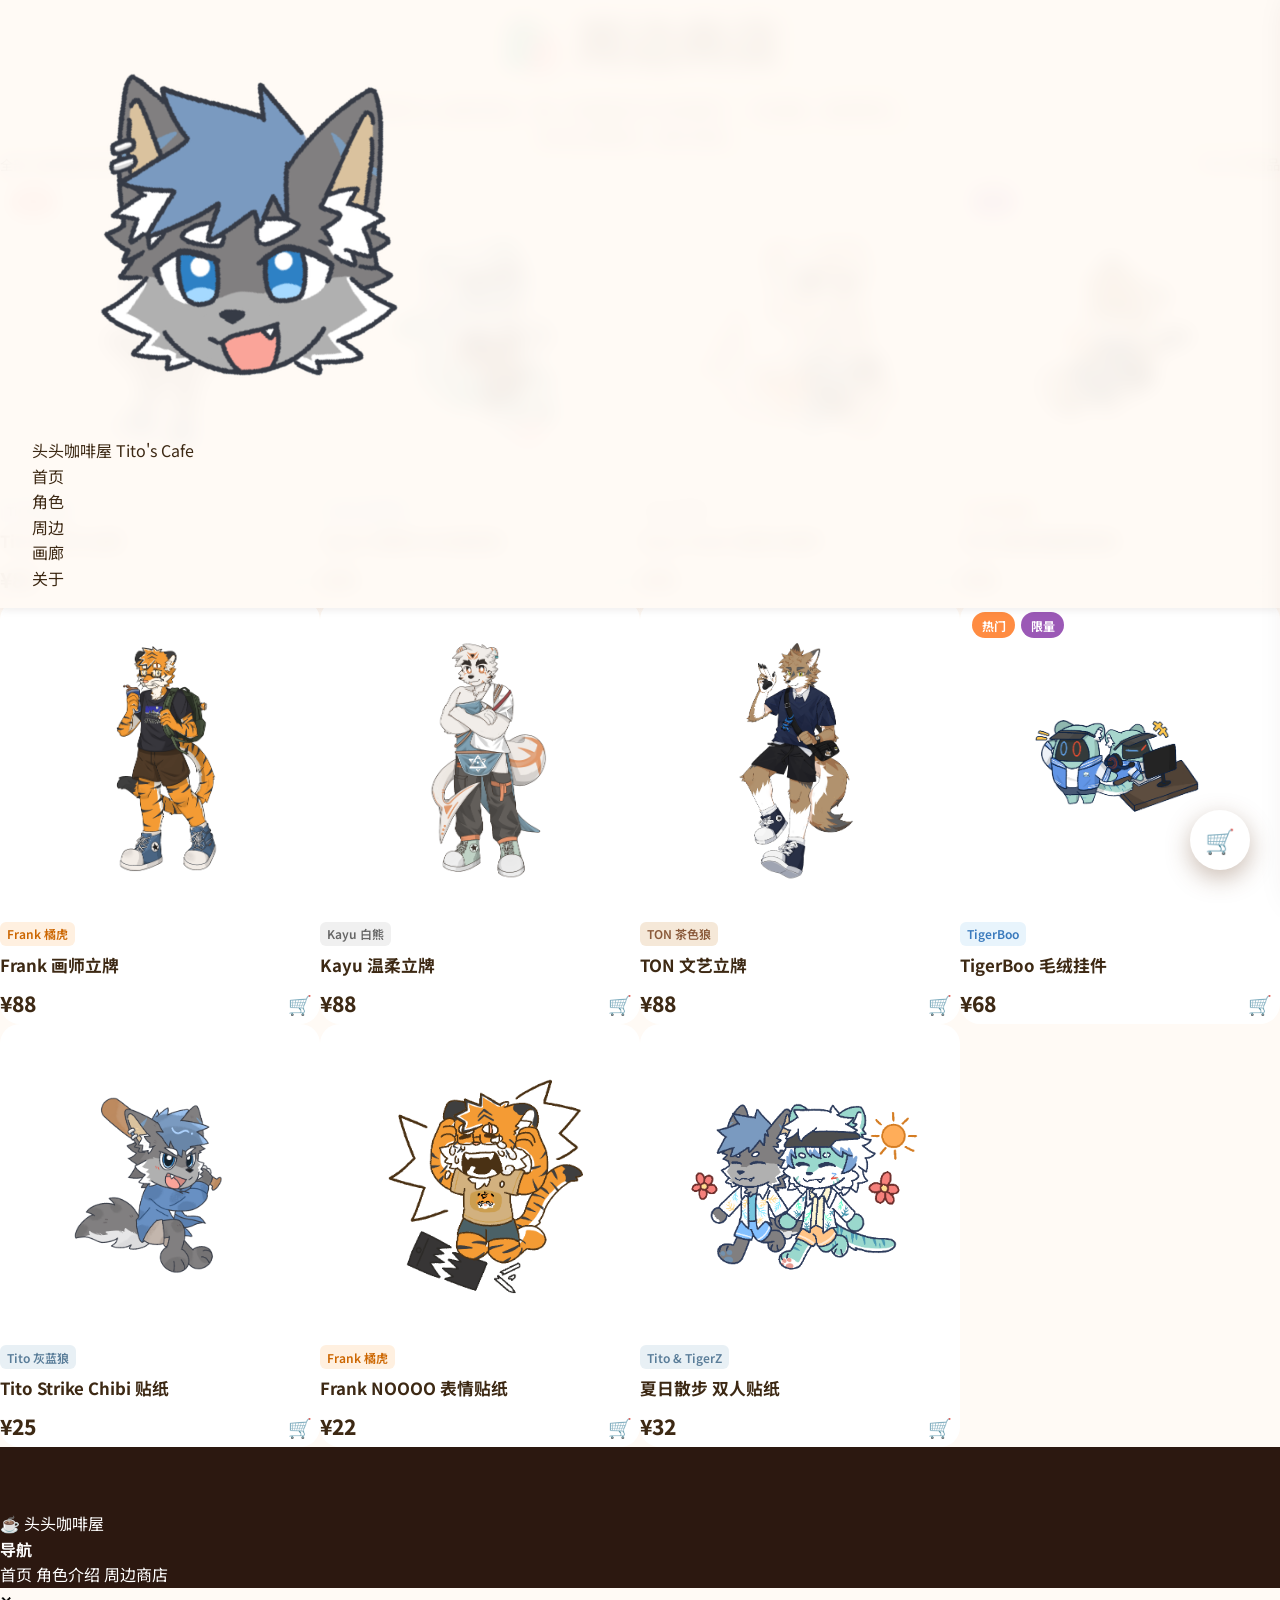
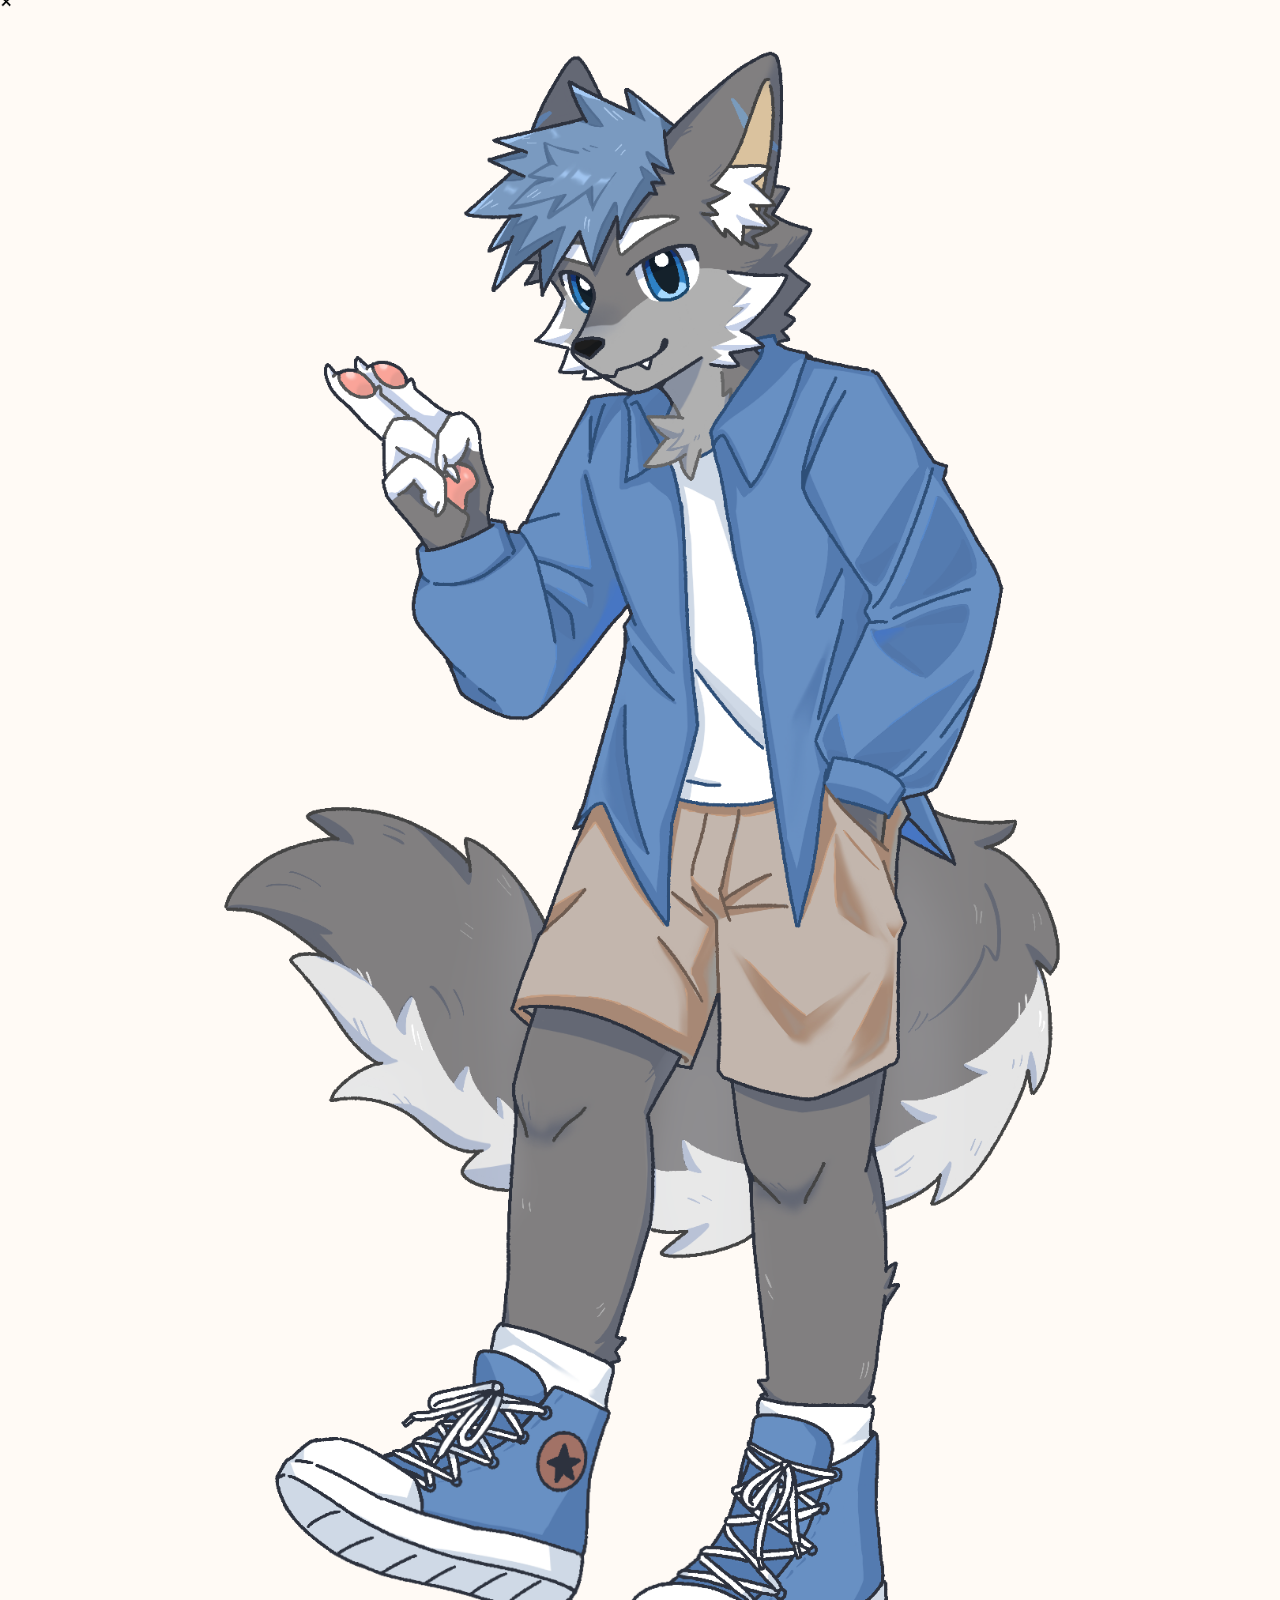
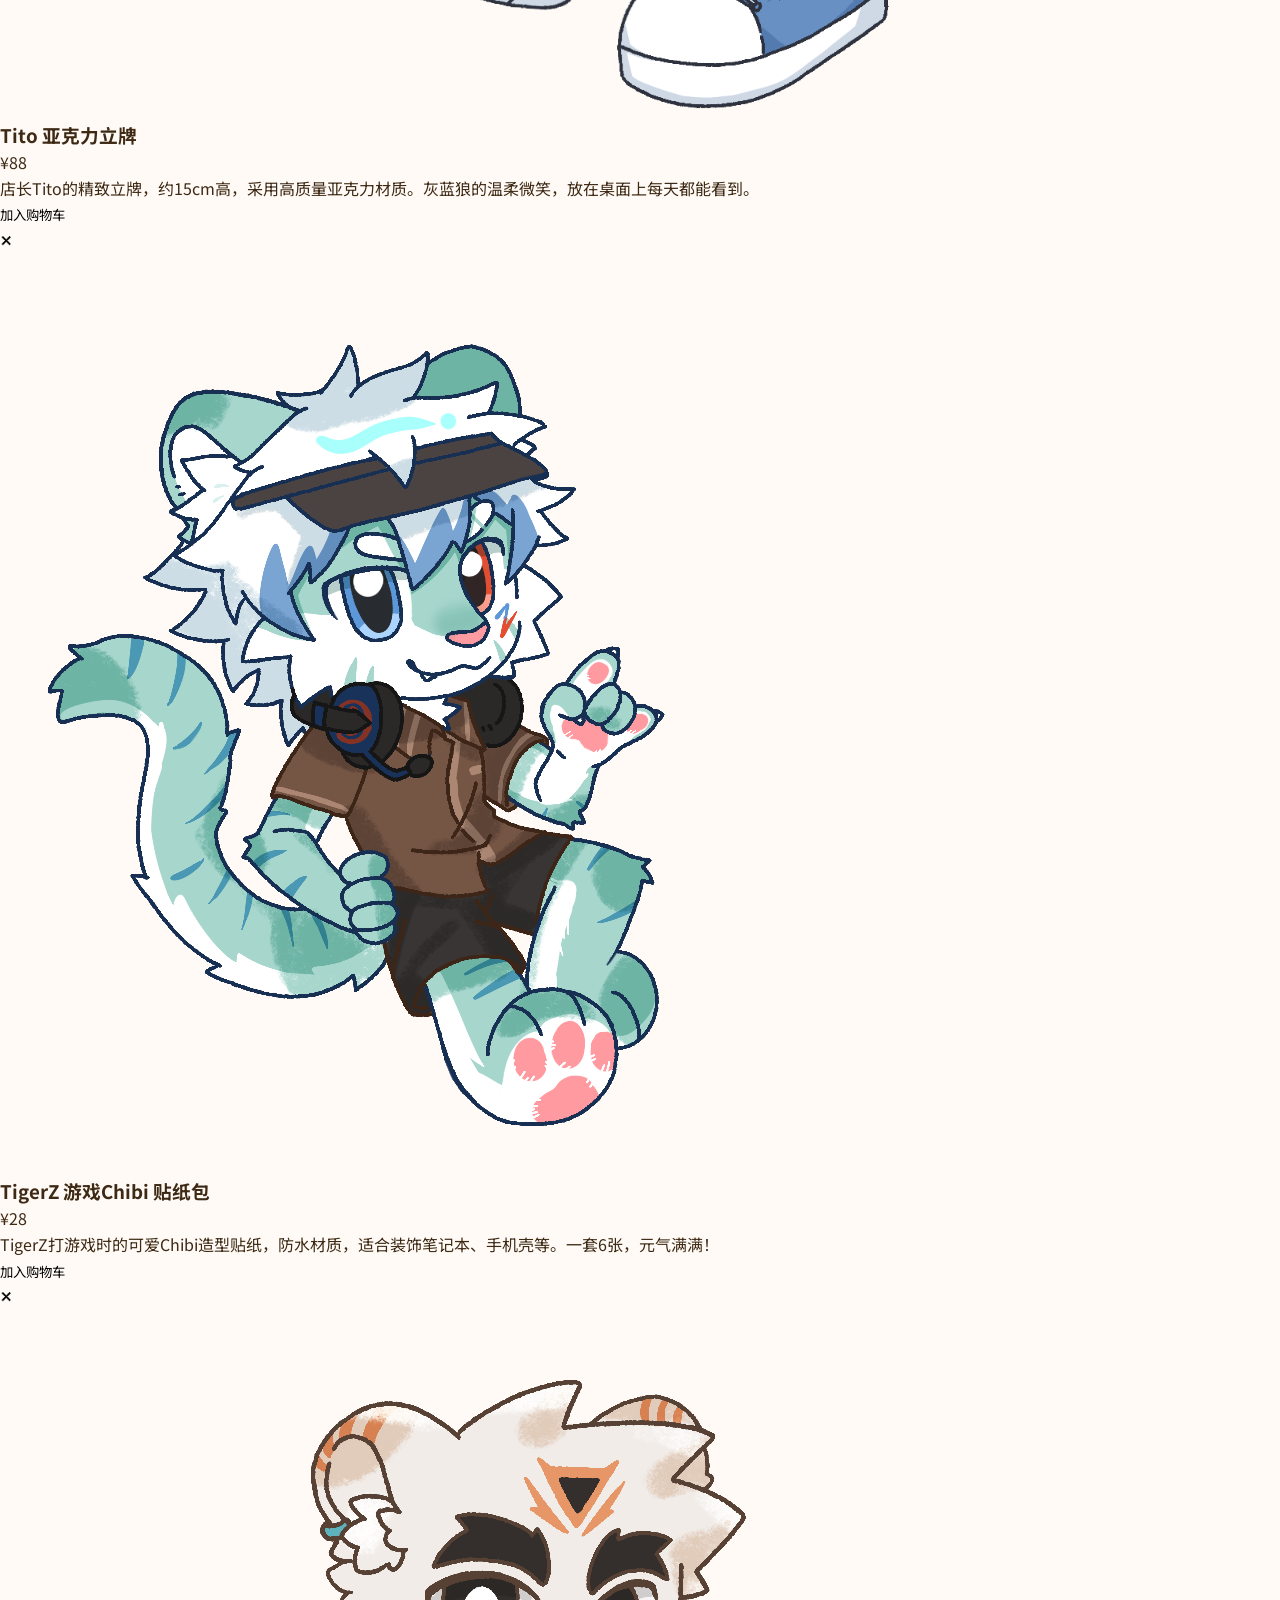
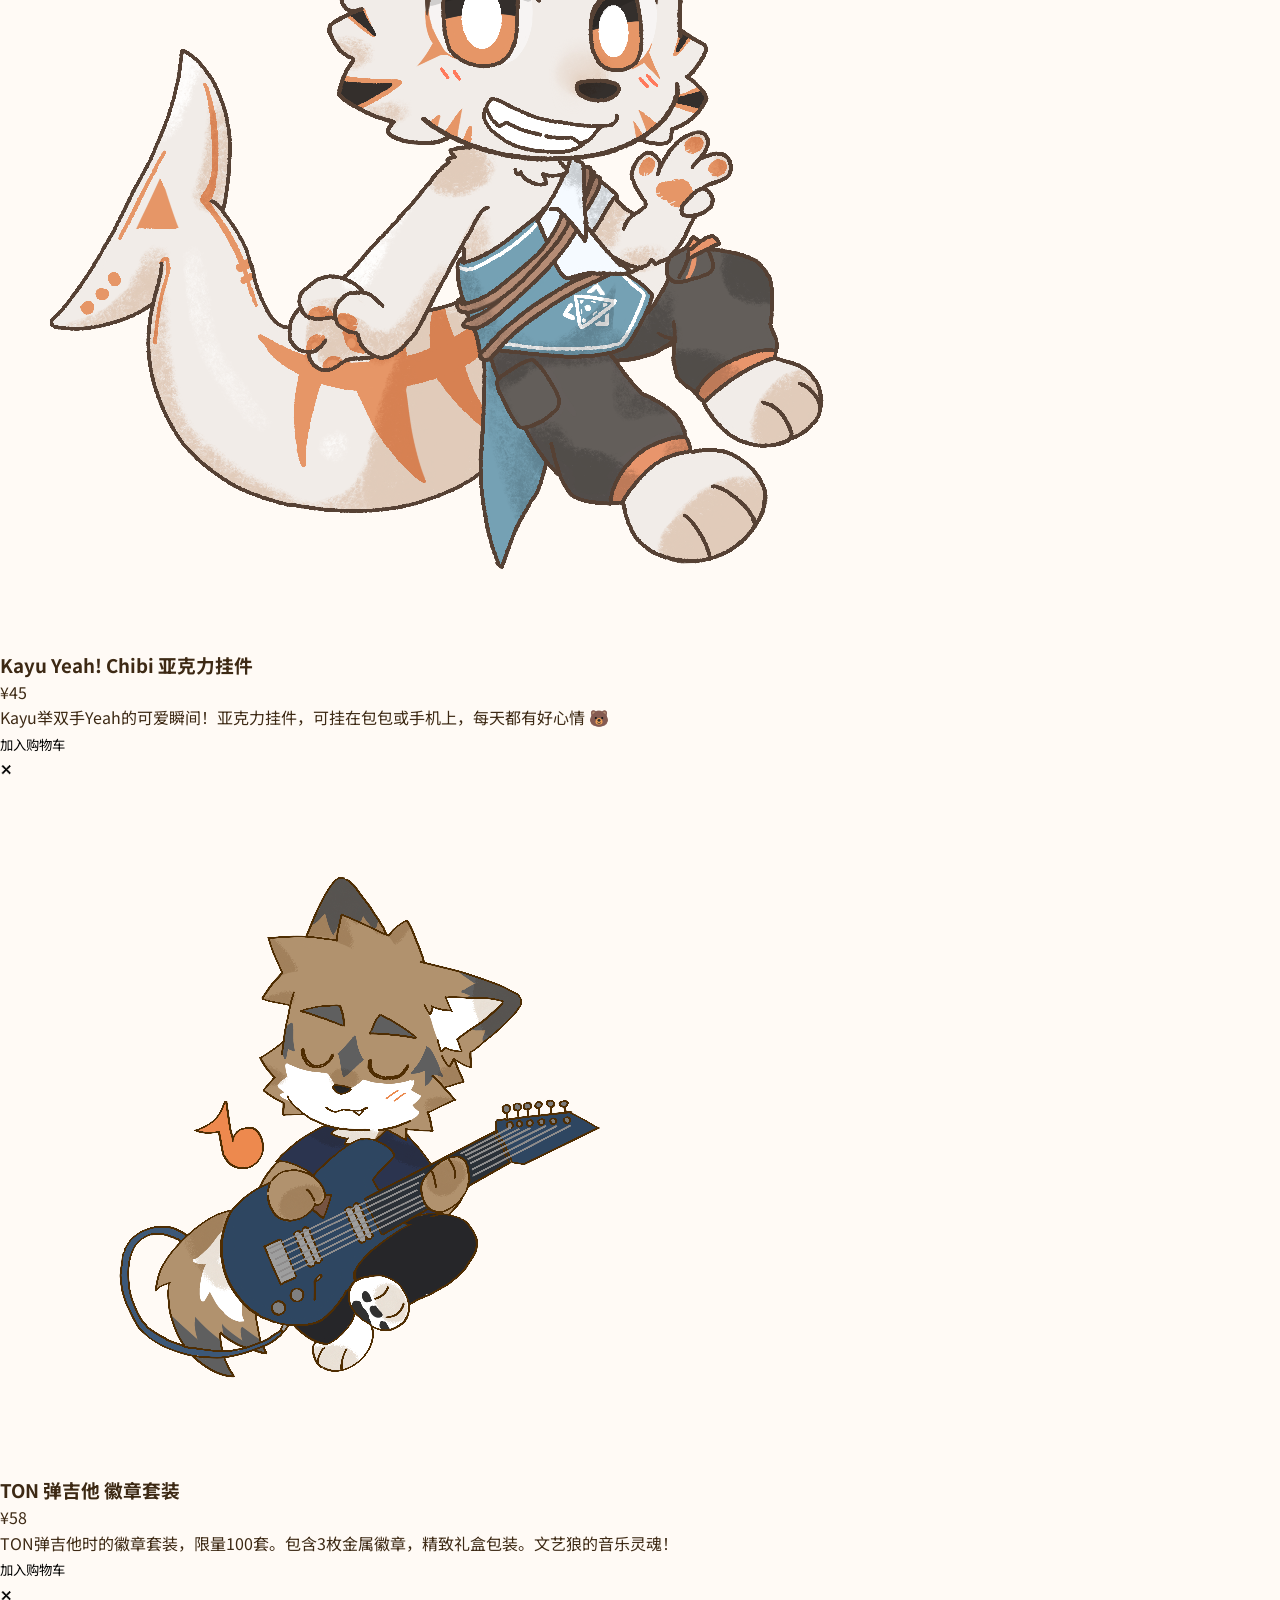
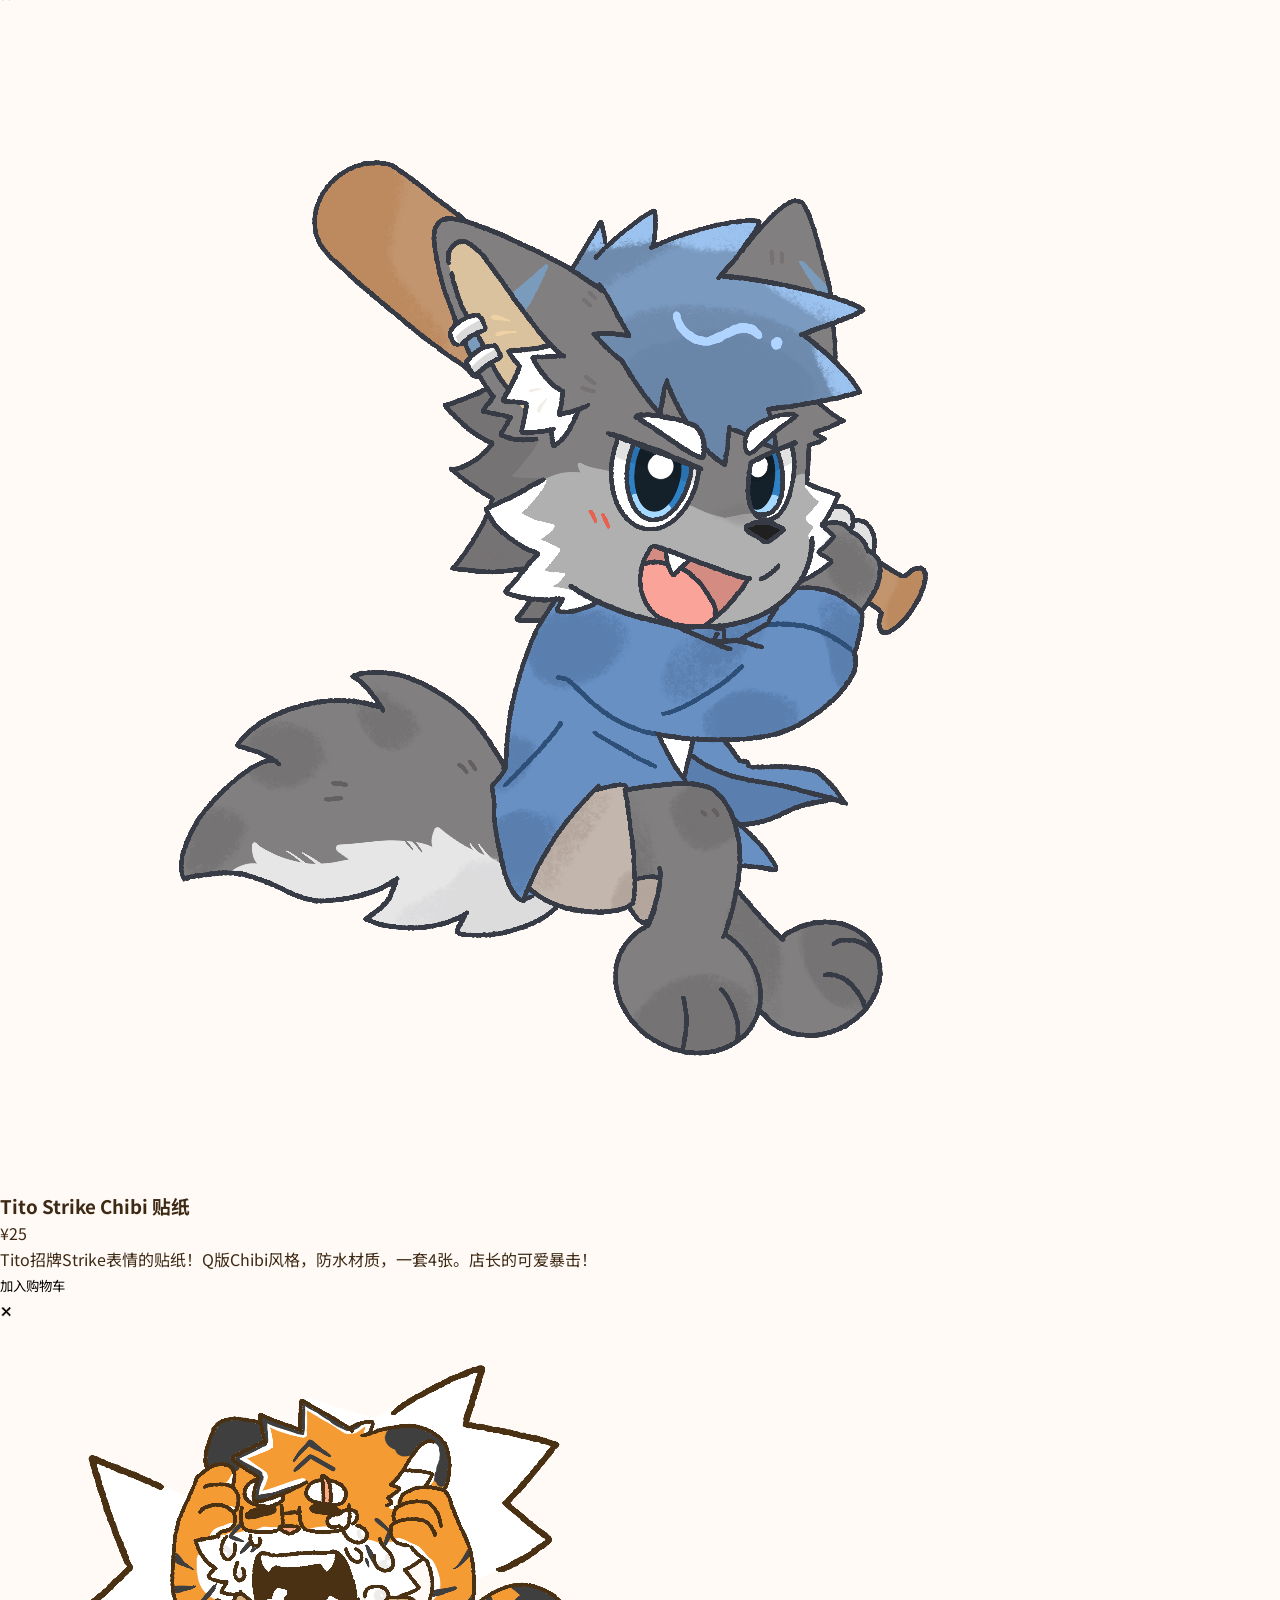
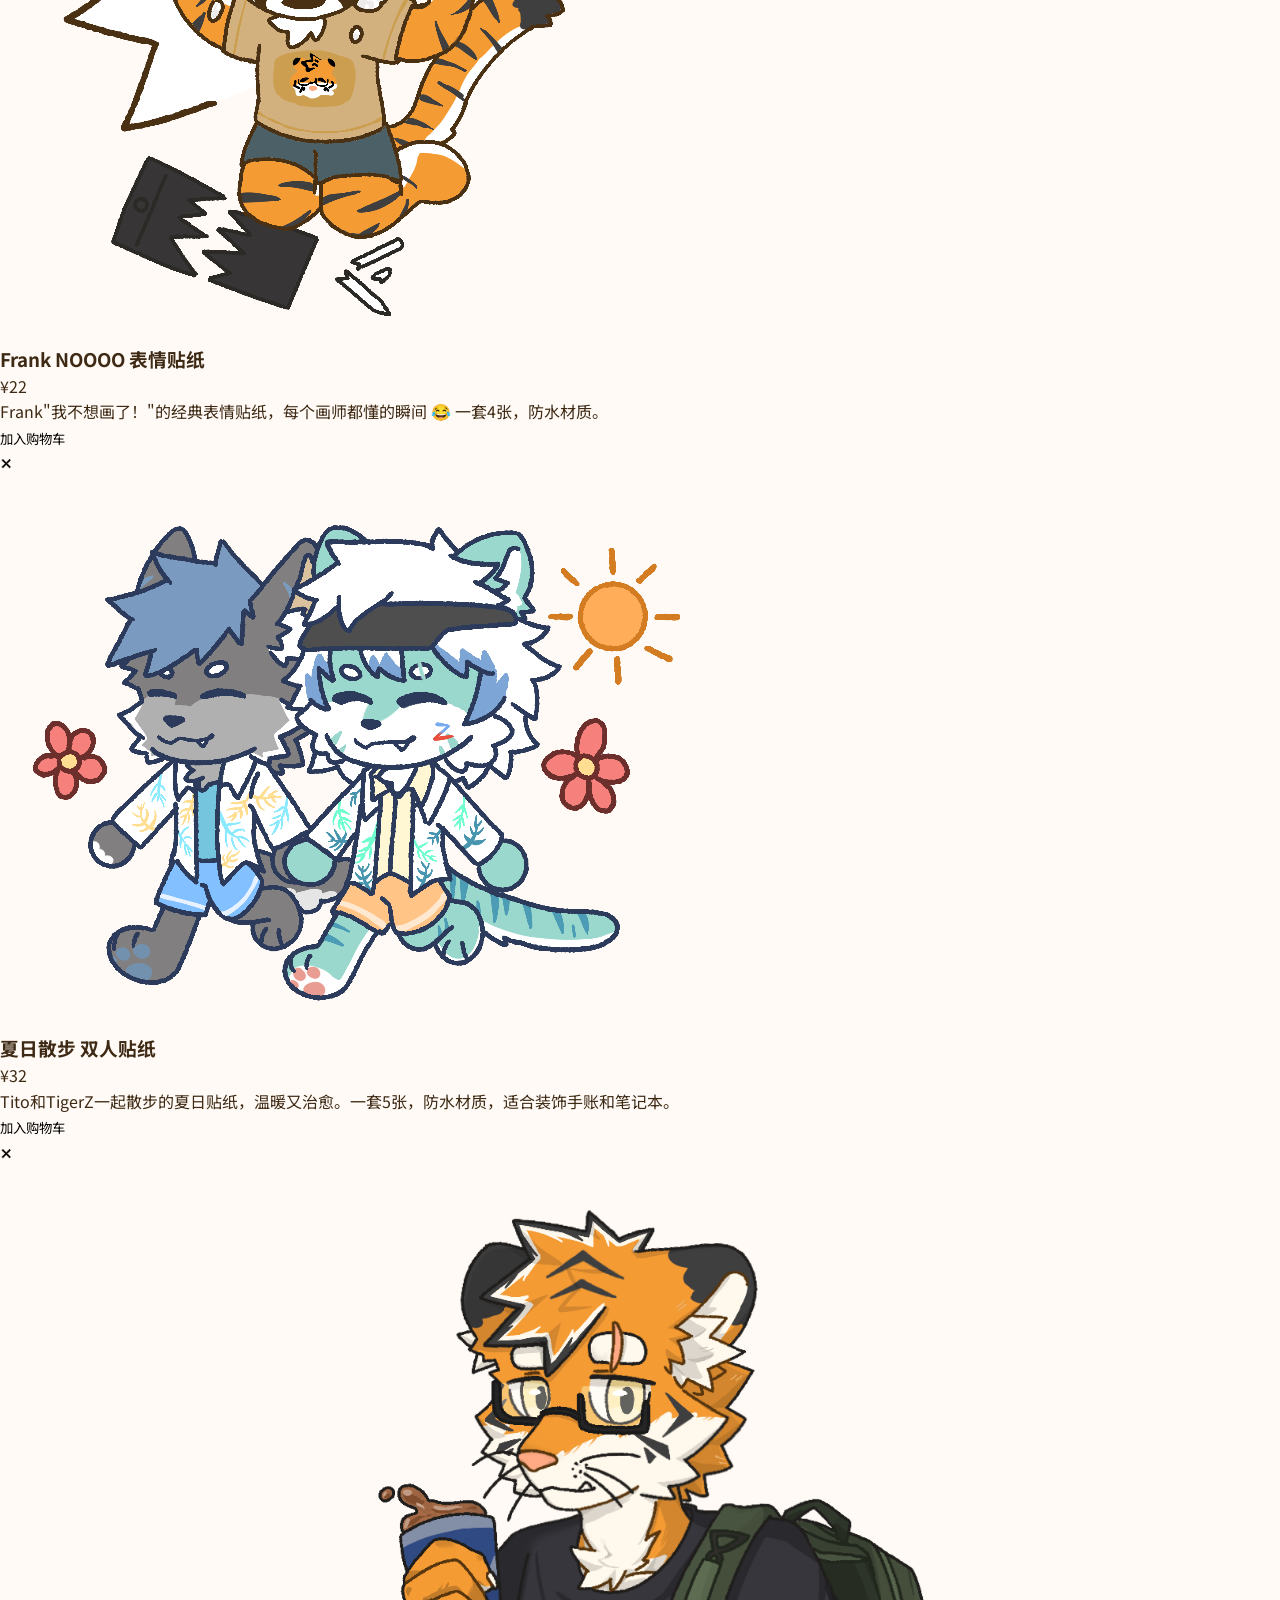
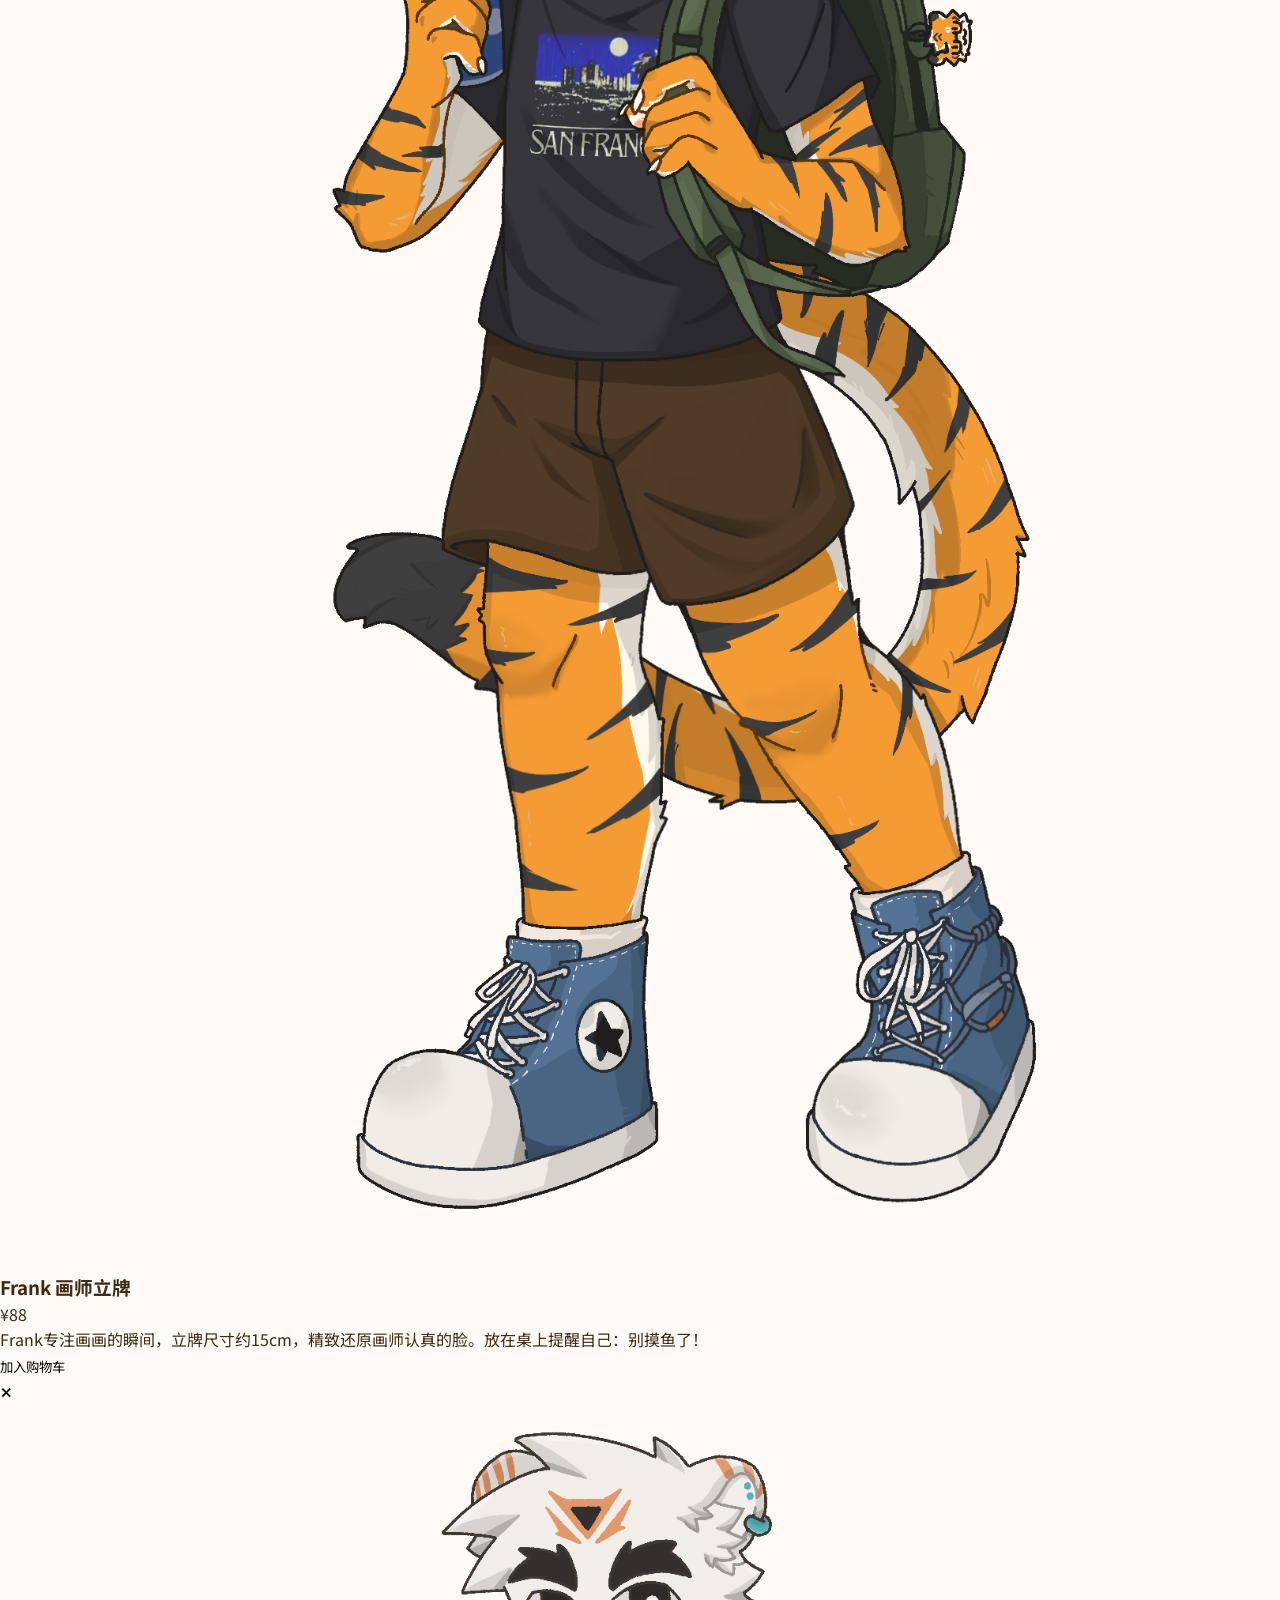
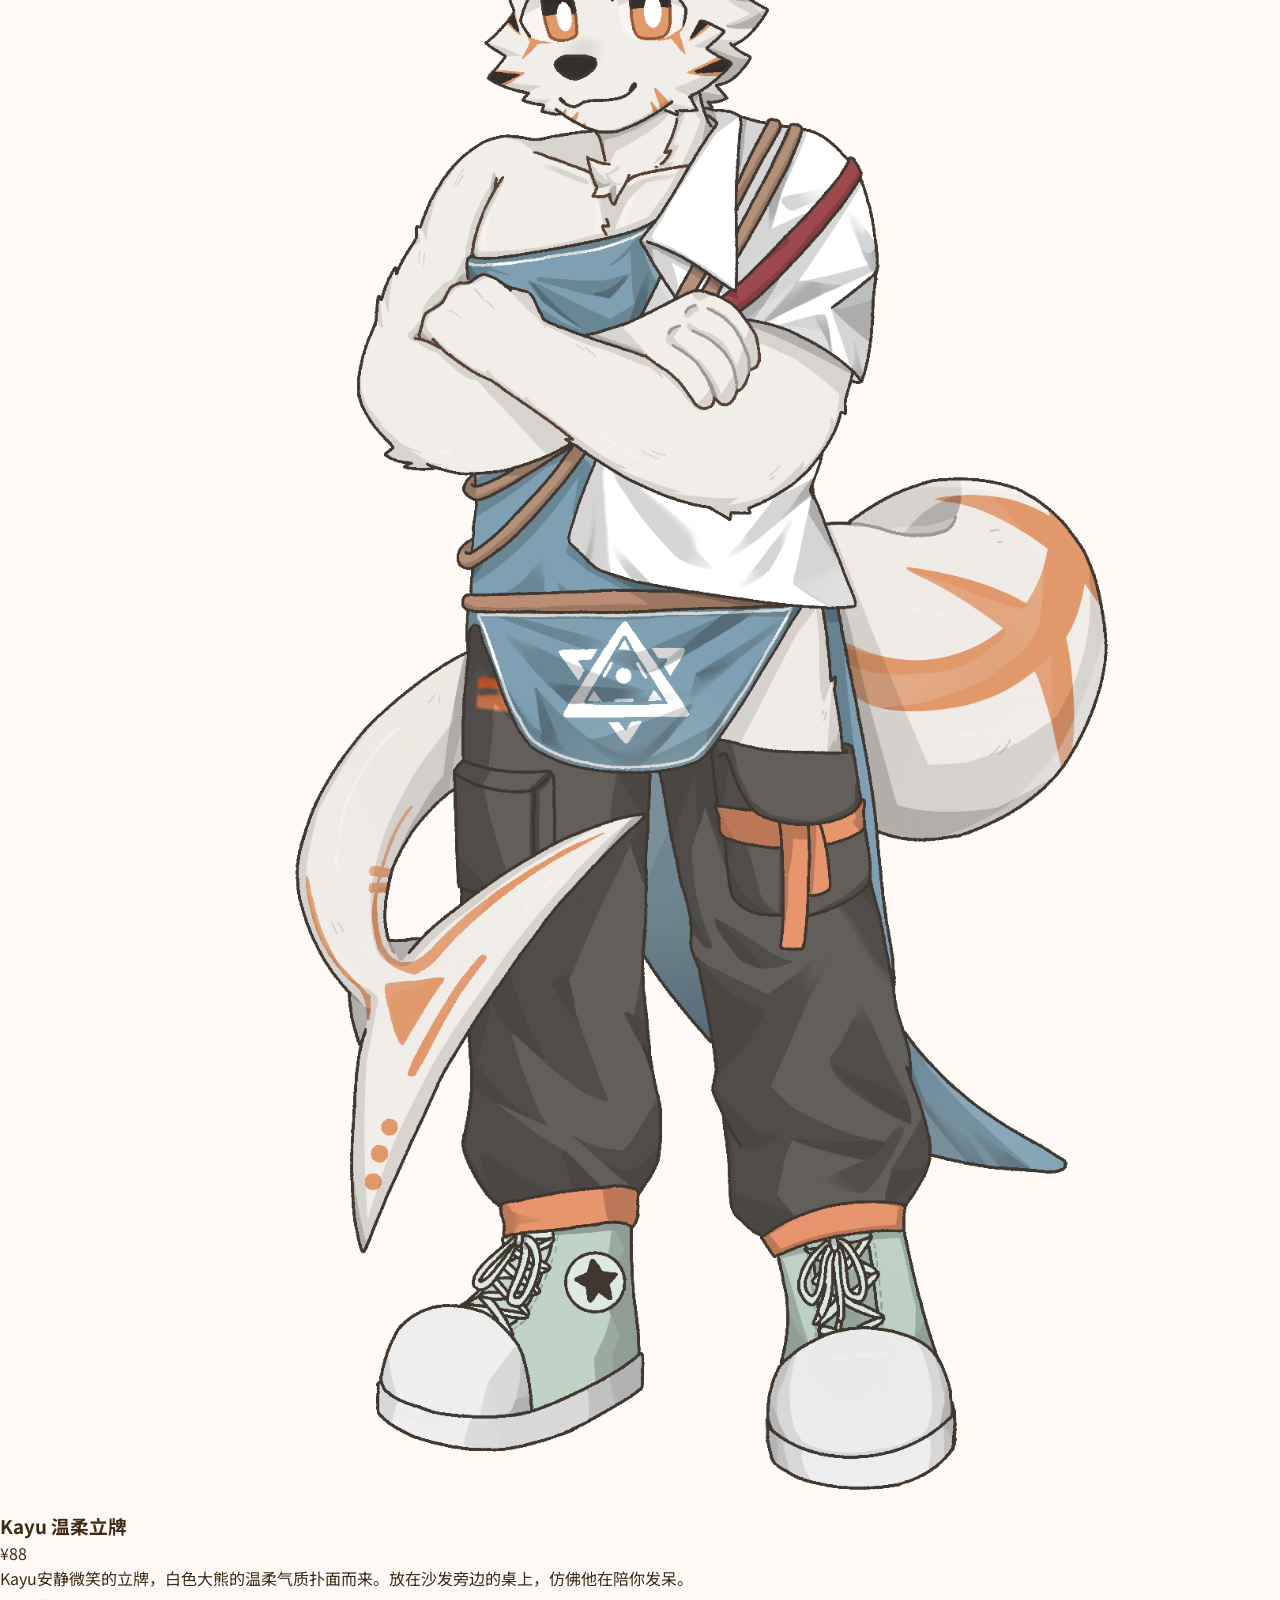
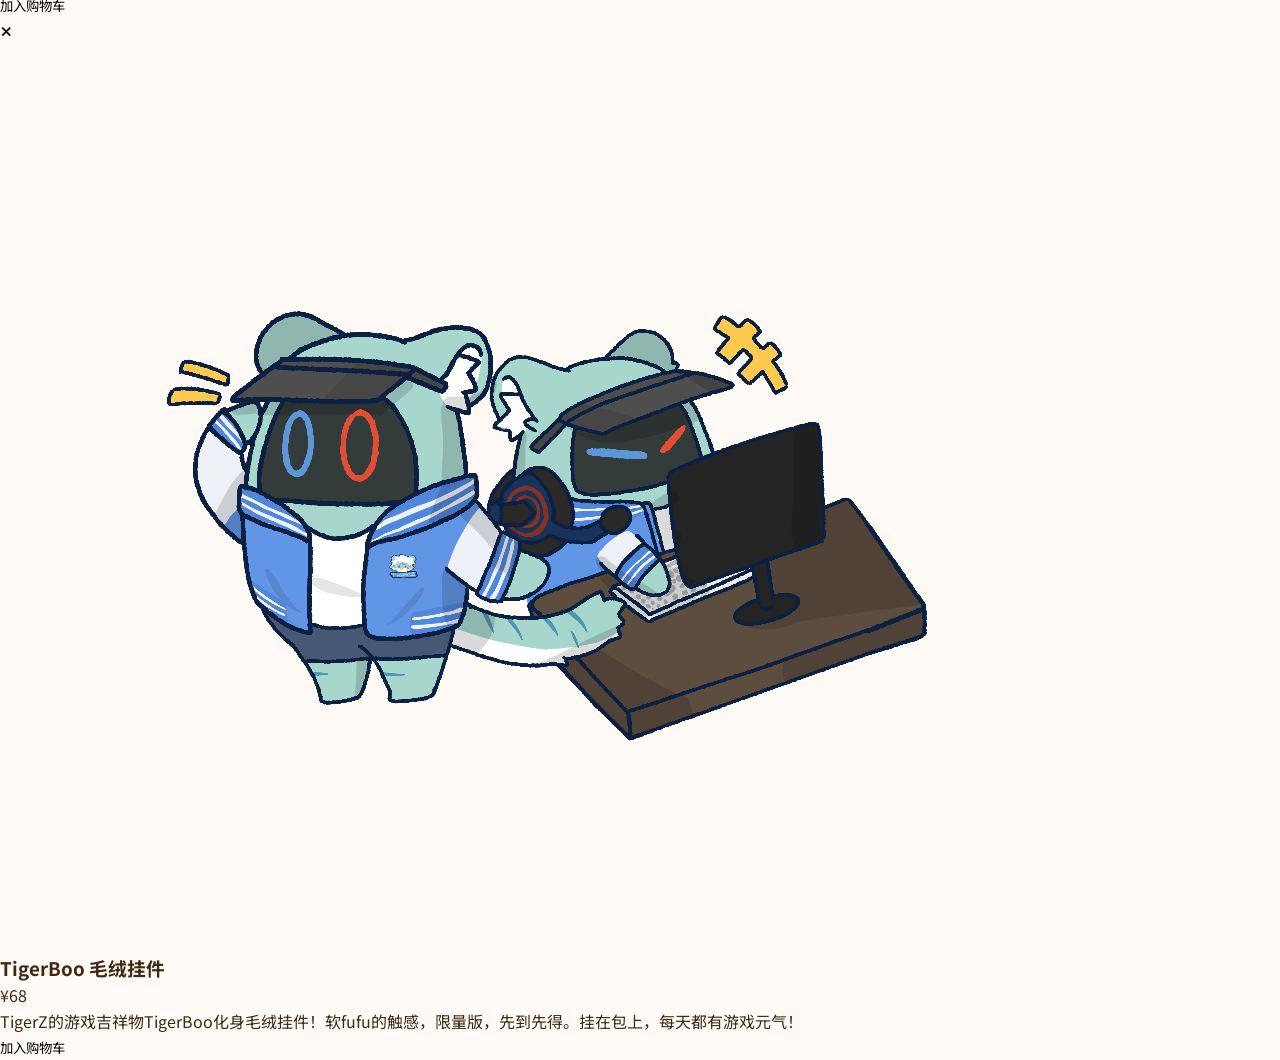
<file: pages/shop.html>
<!DOCTYPE html>
<html lang="zh-CN">
<head>
  <meta charset="UTF-8">
  <meta name="viewport" content="width=device-width, initial-scale=1.0">
  <title>周边商店 | 头头咖啡屋 Tito's Cafe</title>
  <meta name="description" content="头头咖啡屋原创Furry周边商店——立牌、贴纸、挂件、徽章等精美周边。">
  <link rel="preconnect" href="https://fonts.googleapis.com">
  <link href="https://fonts.googleapis.com/css2?family=Noto+Sans+SC:wght@400;500;600;700;800&display=swap" rel="stylesheet">
  <link rel="stylesheet" href="../css/style.css">
  <link rel="icon" href="../assets/images/Tito Avatar (Transparent).png" type="image/png">
  <style>
    .shop-hero {
      padding: calc(80px + var(--space-xl)) 0 var(--space-lg);
      background: linear-gradient(170deg, var(--cream) 0%, var(--white-warm) 100%);
      text-align: center;
    }
    .shop-hero h1 { font-size: clamp(2rem,4vw,3.5rem); margin-bottom:0.3em; }
    .shop-hero p { color:var(--text-secondary); font-size:1.05rem; max-width:600px; margin:0 auto; }

    /* Enhanced Merch Cards for Shop Page */
    .shop-merch-grid {
      display: grid;
      grid-template-columns: repeat(auto-fill, minmax(280px, 1fr));
      gap: var(--space-lg);
    }
    .shop-merch-card {
      background: white;
      border-radius: 20px;
      overflow: hidden;
      box-shadow: var(--shadow-soft);
      transition: all 0.4s cubic-bezier(0.22, 1, 0.36, 1);
      cursor: pointer;
      position: relative;
    }
    .shop-merch-card:hover {
      transform: translateY(-8px);
      box-shadow: var(--shadow-hover);
    }
    .shop-merch-img {
      width: 100%;
      aspect-ratio: 1;
      background: var(--cream);
      display: flex;
      align-items: center;
      justify-content: center;
      overflow: hidden;
      position: relative;
    }
    .shop-merch-img img {
      width: 75%;
      height: 75%;
      object-fit: contain;
      transition: transform 0.6s cubic-bezier(0.22, 1, 0.36, 1);
    }
    .shop-merch-card:hover .shop-merch-img img {
      transform: scale(1.1);
    }
    .shop-merch-badges {
      position: absolute;
      top: 12px;
      left: 12px;
      display: flex;
      gap: 6px;
    }
    .shop-merch-badge {
      padding: 0.3em 0.8em;
      border-radius: 100px;
      font-size: 0.75rem;
      font-weight: 700;
      color: white;
    }
    .badge-new { background: #FF6B6B; }
    .badge-hot { background: #FF8C42; }
    .badge-limited { background: #9B59B6; }

    .shop-merch-info {
      padding: var(--space-md);
    }
    .shop-merch-char-tag {
      display: inline-block;
      padding: 0.2em 0.6em;
      border-radius: 6px;
      font-size: 0.75rem;
      font-weight: 600;
      margin-bottom: 0.5em;
    }
    .tag-tito { background: #E8F0F5; color: #5A7D99; }
    .tag-tigerz { background: #E8F4FC; color: #3A7ABD; }
    .tag-frank { background: #FFF0E0; color: #CC6600; }
    .tag-kayu { background: #F0F0F0; color: #666; }
    .tag-ton { background: #F5E8D8; color: #8A5A3A; }

    .shop-merch-name {
      font-size: 1.05rem;
      font-weight: 700;
      margin-bottom: 0.3em;
    }
    .shop-merch-price-row {
      display: flex;
      align-items: center;
      justify-content: space-between;
    }
    .shop-merch-price {
      font-size: 1.3rem;
      font-weight: 800;
      color: var(--coffee-mid);
    }
    .shop-merch-cart-btn {
      width: 40px;
      height: 40px;
      border-radius: 12px;
      background: var(--coffee-mid);
      color: white;
      display: flex;
      align-items: center;
      justify-content: center;
      font-size: 1.2rem;
      transition: all 0.25s ease;
    }
    .shop-merch-cart-btn:hover {
      background: var(--coffee-dark);
      transform: scale(1.1);
    }

    /* Shop Filters */
    .shop-toolbar {
      display: flex;
      align-items: center;
      justify-content: space-between;
      flex-wrap: wrap;
      gap: var(--space-md);
      margin-bottom: var(--space-xl);
    }
    .shop-results {
      font-size: 0.9rem;
      color: var(--text-muted);
    }

    /* Cart Sidebar */
    .cart-sidebar {
      position: fixed;
      top: 0;
      right: -400px;
      width: 380px;
      height: 100vh;
      background: white;
      box-shadow: -8px 0 32px rgba(60,36,21,0.1);
      z-index: 3000;
      transition: right 0.4s cubic-bezier(0.22, 1, 0.36, 1);
      display: flex;
      flex-direction: column;
    }
    .cart-sidebar.open { right: 0; }
    .cart-header {
      padding: var(--space-lg);
      border-bottom: 1px solid var(--border-light);
      display: flex;
      justify-content: space-between;
      align-items: center;
    }
    .cart-header h3 { font-size: 1.2rem; }
    .cart-close { cursor:pointer; font-size:1.3rem; color:var(--text-muted); }
    .cart-items {
      flex: 1;
      overflow-y: auto;
      padding: var(--space-md);
    }
    .cart-item {
      display: flex;
      gap: var(--space-md);
      padding: var(--space-md) 0;
      border-bottom: 1px solid var(--border-light);
    }
    .cart-item-img {
      width: 70px;
      height: 70px;
      background: var(--cream);
      border-radius: 12px;
      overflow: hidden;
      flex-shrink: 0;
    }
    .cart-item-img img { width:100%; height:100%; object-fit:contain; }
    .cart-item-info { flex:1; }
    .cart-item-name { font-size:0.9rem; font-weight:600; margin-bottom:0.3em; }
    .cart-item-price { font-size:1rem; font-weight:700; color:var(--coffee-mid); }
    .cart-footer {
      padding: var(--space-lg);
      border-top: 1px solid var(--border-light);
    }
    .cart-total {
      display: flex;
      justify-content: space-between;
      margin-bottom: var(--space-md);
      font-size: 1.1rem;
      font-weight: 700;
    }
    .cart-checkout {
      width: 100%;
      padding: 1em;
      border-radius: 12px;
      background: var(--coffee-mid);
      color: white;
      font-size: 1rem;
      font-weight: 600;
      border: none;
      cursor: pointer;
      transition: all 0.25s ease;
    }
    .cart-checkout:hover { background: var(--coffee-dark); }

    /* Cart floating button */
    .cart-float {
      position: fixed;
      bottom: 30px;
      right: 30px;
      width: 60px;
      height: 60px;
      border-radius: 50%;
      background: var(--coffee-mid);
      color: white;
      display: flex;
      align-items: center;
      justify-content: center;
      font-size: 1.5rem;
      box-shadow: 0 8px 24px rgba(107,66,38,0.35);
      z-index: 2000;
      cursor: pointer;
      transition: all 0.3s ease;
    }
    .cart-float:hover { transform: scale(1.1); }
    .cart-float-count {
      position: absolute;
      top: -4px;
      right: -4px;
      width: 22px;
      height: 22px;
      border-radius: 50%;
      background: #FF6B6B;
      color: white;
      font-size: 0.7rem;
      font-weight: 700;
      display: flex;
      align-items: center;
      justify-content: center;
    }

    @media (max-width: 768px) {
      .cart-sidebar { width: 100%; right: -100%; }
      .shop-merch-grid { grid-template-columns: repeat(auto-fill, minmax(240px, 1fr)); }
    }
  </style>
</head>
<body>

  <!-- Navigation -->
  <nav class="navbar scrolled">
    <div class="navbar-inner">
      <a href="../index.html" class="nav-logo">
        <img src="../assets/images/Tito Avatar (Transparent).png" alt="Tito">
        <div class="nav-logo-text">
          <span class="nav-logo-title">头头咖啡屋</span>
          <span class="nav-logo-subtitle">Tito's Cafe</span>
        </div>
      </a>
      <ul class="nav-links">
        <li><a href="../index.html">首页</a></li>
        <li><a href="characters.html">角色</a></li>
        <li><a href="shop.html" class="active">周边</a></li>
        <li><a href="gallery.html">画廊</a></li>
        <li><a href="about.html">关于</a></li>
      </ul>
    </div>
  </nav>

  <!-- Shop Hero -->
  <div class="shop-hero">
    <div class="container">
      <h1>🛍️ 周边商店</h1>
      <p>原创Furry角色周边，每一件都像亲手冲的咖啡——有温度，值得等待。<br>支持全球配送，国内包邮。</p>
    </div>
  </div>

  <!-- Shop Main -->
  <div class="section" style="padding-top:0;">
    <div class="container">

      <!-- Filters -->
      <div class="shop-toolbar">
        <div class="shop-filters">
          <button class="shop-filter-btn active" onclick="filterShop('all', this)">全部</button>
          <button class="shop-filter-btn" onclick="filterShop('stand', this)">立牌</button>
          <button class="shop-filter-btn" onclick="filterShop('sticker', this)">贴纸</button>
          <button class="shop-filter-btn" onclick="filterShop('acrylic', this)">亚克力</button>
          <button class="shop-filter-btn" onclick="filterShop('badge', this)">徽章</button>
          <button class="shop-filter-btn" onclick="filterShop('plush', this)">毛绒</button>
        </div>
        <div class="shop-results">共 <span id="shopCount">12</span> 件商品</div>
      </div>

      <!-- Merch Grid -->
      <div class="shop-merch-grid" id="shopGrid">

        <!-- Tito Stand -->
        <div class="shop-merch-card" data-category="stand" onclick="openModal('modal-tito-stand')">
          <div class="shop-merch-img">
            <div class="shop-merch-badges">
              <span class="shop-merch-badge badge-new">新品</span>
            </div>
            <img src="../assets/images/Tito Stand (Transparent).png" alt="Tito Stand">
          </div>
          <div class="shop-merch-info">
            <span class="shop-merch-char-tag tag-tito">Tito 灰蓝狼</span>
            <div class="shop-merch-name">Tito 亚克力立牌</div>
            <div class="shop-merch-price-row">
              <span class="shop-merch-price">¥88</span>
              <button class="shop-merch-cart-btn" onclick="event.stopPropagation();addToCart('Tito 亚克力立牌',88,'../assets/images/Tito Stand (Transparent).png')">🛒</button>
            </div>
          </div>
        </div>

        <!-- TigerZ Gaming Chibi Sticker -->
        <div class="shop-merch-card" data-category="sticker" onclick="openModal('modal-tigerz-chibi')">
          <div class="shop-merch-img">
            <div class="shop-merch-badges">
              <span class="shop-merch-badge badge-hot">热门</span>
            </div>
            <img src="../assets/images/TigerZ Gaming Chibi (Transparent).png" alt="TigerZ Gaming Chibi">
          </div>
          <div class="shop-merch-info">
            <span class="shop-merch-char-tag tag-tigerz">TigerZ 浅蓝虎</span>
            <div class="shop-merch-name">TigerZ 游戏Chibi贴纸包</div>
            <div class="shop-merch-price-row">
              <span class="shop-merch-price">¥28</span>
              <button class="shop-merch-cart-btn" onclick="event.stopPropagation();addToCart('TigerZ 游戏Chibi贴纸包',28,'../assets/images/TigerZ Gaming Chibi (Transparent).png')">🛒</button>
            </div>
          </div>
        </div>

        <!-- Kayu Yeah Acrylic -->
        <div class="shop-merch-card" data-category="acrylic" onclick="openModal('modal-kayu-yeah')">
          <div class="shop-merch-img">
            <img src="../assets/images/Kayu Yeah! Chibi (Transparent).png" alt="Kayu Yeah!">
          </div>
          <div class="shop-merch-info">
            <span class="shop-merch-char-tag tag-kayu">Kayu 白熊</span>
            <div class="shop-merch-name">Kayu Yeah! 亚克力挂件</div>
            <div class="shop-merch-price-row">
              <span class="shop-merch-price">¥45</span>
              <button class="shop-merch-cart-btn" onclick="event.stopPropagation();addToCart('Kayu Yeah! 亚克力挂件',45,'../assets/images/Kayu Yeah! Chibi (Transparent).png')">🛒</button>
            </div>
          </div>
        </div>

        <!-- TON Guitar Badge -->
        <div class="shop-merch-card" data-category="badge" onclick="openModal('modal-ton-guitar')">
          <div class="shop-merch-img">
            <div class="shop-merch-badges">
              <span class="shop-merch-badge badge-limited">限量</span>
            </div>
            <img src="../assets/images/TON Playing Guitar Sticker (Transparent).png" alt="TON Guitar">
          </div>
          <div class="shop-merch-info">
            <span class="shop-merch-char-tag tag-ton">TON 茶色狼</span>
            <div class="shop-merch-name">TON 弹吉他徽章套装</div>
            <div class="shop-merch-price-row">
              <span class="shop-merch-price">¥58</span>
              <button class="shop-merch-cart-btn" onclick="event.stopPropagation();addToCart('TON 弹吉他徽章套装',58,'../assets/images/TON Playing Guitar Sticker (Transparent).png')">🛒</button>
            </div>
          </div>
        </div>

        <!-- Frank Stand -->
        <div class="shop-merch-card" data-category="stand" onclick="openModal('modal-frank-stand')">
          <div class="shop-merch-img">
            <img src="../assets/images/Frank Stand (Transparent).png" alt="Frank Stand">
          </div>
          <div class="shop-merch-info">
            <span class="shop-merch-char-tag tag-frank">Frank 橘虎</span>
            <div class="shop-merch-name">Frank 画师立牌</div>
            <div class="shop-merch-price-row">
              <span class="shop-merch-price">¥88</span>
              <button class="shop-merch-cart-btn" onclick="event.stopPropagation();addToCart('Frank 画师立牌',88,'../assets/images/Frank Stand (Transparent).png')">🛒</button>
            </div>
          </div>
        </div>

        <!-- Kayu Stand -->
        <div class="shop-merch-card" data-category="stand" onclick="openModal('modal-kayu-stand')">
          <div class="shop-merch-img">
            <img src="../assets/images/Kayu Stand (Transparent).png" alt="Kayu Stand">
          </div>
          <div class="shop-merch-info">
            <span class="shop-merch-char-tag tag-kayu">Kayu 白熊</span>
            <div class="shop-merch-name">Kayu 温柔立牌</div>
            <div class="shop-merch-price-row">
              <span class="shop-merch-price">¥88</span>
              <button class="shop-merch-cart-btn" onclick="event.stopPropagation();addToCart('Kayu 温柔立牌',88,'../assets/images/Kayu Stand (Transparent).png')">🛒</button>
            </div>
          </div>
        </div>

        <!-- TON Stand -->
        <div class="shop-merch-card" data-category="stand" onclick="openModal('modal-ton-stand')">
          <div class="shop-merch-img">
            <img src="../assets/images/TON Stand (Transparent).png" alt="TON Stand">
          </div>
          <div class="shop-merch-info">
            <span class="shop-merch-char-tag tag-ton">TON 茶色狼</span>
            <div class="shop-merch-name">TON 文艺立牌</div>
            <div class="shop-merch-price-row">
              <span class="shop-merch-price">¥88</span>
              <button class="shop-merch-cart-btn" onclick="event.stopPropagation();addToCart('TON 文艺立牌',88,'../assets/images/TON Stand (Transparent).png')">🛒</button>
            </div>
          </div>
        </div>

        <!-- TigerBoo Plush -->
        <div class="shop-merch-card" data-category="plush" onclick="openModal('modal-tigerboo-plush')">
          <div class="shop-merch-img">
            <div class="shop-merch-badges">
              <span class="shop-merch-badge badge-hot">热门</span>
              <span class="shop-merch-badge badge-limited">限量</span>
            </div>
            <img src="../assets/images/TigerZ TigerBoo Sticker (Game Mascot NETA Mascot) (Transparent).png" alt="TigerBoo">
          </div>
          <div class="shop-merch-info">
            <span class="shop-merch-char-tag tag-tigerz">TigerBoo</span>
            <div class="shop-merch-name">TigerBoo 毛绒挂件</div>
            <div class="shop-merch-price-row">
              <span class="shop-merch-price">¥68</span>
              <button class="shop-merch-cart-btn" onclick="event.stopPropagation();addToCart('TigerBoo 毛绒挂件',68,'../assets/images/TigerZ TigerBoo Sticker (Game Mascot NETA Mascot) (Transparent).png')">🛒</button>
            </div>
          </div>
        </div>

        <!-- Tito Strike Chibi Sticker -->
        <div class="shop-merch-card" data-category="sticker" onclick="openModal('modal-tito-strike')">
          <div class="shop-merch-img">
            <img src="../assets/images/Tito Strike Chibi (Transparent).png" alt="Tito Strike">
          </div>
          <div class="shop-merch-info">
            <span class="shop-merch-char-tag tag-tito">Tito 灰蓝狼</span>
            <div class="shop-merch-name">Tito Strike Chibi 贴纸</div>
            <div class="shop-merch-price-row">
              <span class="shop-merch-price">¥25</span>
              <button class="shop-merch-cart-btn" onclick="event.stopPropagation();addToCart('Tito Strike Chibi 贴纸',25,'../assets/images/Tito Strike Chibi (Transparent).png')">🛒</button>
            </div>
          </div>
        </div>

        <!-- Frank Sketch Sticker -->
        <div class="shop-merch-card" data-category="sticker" onclick="openModal('modal-frank-no')">
          <div class="shop-merch-img">
            <img src="../assets/images/Frank NOOOO Sticker (Transparent).png" alt="Frank NOOOO">
          </div>
          <div class="shop-merch-info">
            <span class="shop-merch-char-tag tag-frank">Frank 橘虎</span>
            <div class="shop-merch-name">Frank NOOOO 表情贴纸</div>
            <div class="shop-merch-price-row">
              <span class="shop-merch-price">¥22</span>
              <button class="shop-merch-cart-btn" onclick="event.stopPropagation();addToCart('Frank NOOOO 表情贴纸',22,'../assets/images/Frank NOOOO Sticker (Transparent).png')">🛒</button>
            </div>
          </div>
        </div>

        <!-- Summer Walk Sticker -->
        <div class="shop-merch-card" data-category="sticker" onclick="openModal('modal-summer-walk')">
          <div class="shop-merch-img">
            <img src="../assets/images/Summer Walk Sticker (with Tito TigerZ) (Transparent).png" alt="Summer Walk">
          </div>
          <div class="shop-merch-info">
            <span class="shop-merch-char-tag tag-tito">Tito & TigerZ</span>
            <div class="shop-merch-name">夏日散步 双人贴纸</div>
            <div class="shop-merch-price-row">
              <span class="shop-merch-price">¥32</span>
              <button class="shop-merch-cart-btn" onclick="event.stopPropagation();addToCart('夏日散步 双人贴纸',32,'../assets/images/Summer Walk Sticker (with Tito TigerZ) (Transparent).png')">🛒</button>
            </div>
          </div>
        </div>

      </div>
    </div>
  </div>

  <!-- Footer -->
  <footer class="footer">
    <div class="footer-inner">
      <div class="footer-col" style="margin-right:var(--space-xl);">
        <div class="footer-brand">☕ 头头咖啡屋</div>
      </div>
      <div class="footer-col">
        <h4>导航</h4>
        <a href="../index.html">首页</a>
        <a href="characters.html">角色介绍</a>
        <a href="shop.html">周边商店</a>
      </div>
    </div>
  </footer>

  <!-- Cart Floating Button -->
  <div class="cart-float" id="cartFloat" onclick="toggleCart()">
    🛒
    <div class="cart-float-count" id="cartCount" style="display:none;">0</div>
  </div>

  <!-- Cart Sidebar -->
  <div class="cart-sidebar" id="cartSidebar">
    <div class="cart-header">
      <h3>🛒 购物车</h3>
      <span class="cart-close" onclick="toggleCart()">✕</span>
    </div>
    <div class="cart-items" id="cartItems">
      <p style="color:var(--text-muted); text-align:center; padding:2rem 0;">购物车是空的 ☕<br>去逛逛周边吧！</p>
    </div>
    <div class="cart-footer">
      <div class="cart-total">
        <span>合计</span>
        <span id="cartTotal">¥0</span>
      </div>
      <button class="cart-checkout" onclick="checkout()">结算</button>
    </div>
  </div>

  <!-- Modals (reuse from main page, plus new ones) -->
  <div class="modal-overlay" id="modal-tito-stand">
    <div class="modal">
      <button class="modal-close" onclick="closeModal('modal-tito-stand')">✕</button>
      <div class="modal-img"><img src="../assets/images/Tito Stand (Transparent).png"></div>
      <h3 class="modal-title">Tito 亚克力立牌</h3>
      <div class="modal-price">¥88</div>
      <p class="modal-desc">店长Tito的精致立牌，约15cm高，采用高质量亚克力材质。灰蓝狼的温柔微笑，放在桌面上每天都能看到。</p>
      <button class="modal-add-btn" onclick="addToCart('Tito 亚克力立牌',88,'../assets/images/Tito Stand (Transparent).png'); closeModal('modal-tito-stand');">加入购物车</button>
    </div>
  </div>

  <div class="modal-overlay" id="modal-tigerz-chibi">
    <div class="modal">
      <button class="modal-close" onclick="closeModal('modal-tigerz-chibi')">✕</button>
      <div class="modal-img"><img src="../assets/images/TigerZ Gaming Chibi (Transparent).png"></div>
      <h3 class="modal-title">TigerZ 游戏Chibi 贴纸包</h3>
      <div class="modal-price">¥28</div>
      <p class="modal-desc">TigerZ打游戏时的可爱Chibi造型贴纸，防水材质，适合装饰笔记本、手机壳等。一套6张，元气满满！</p>
      <button class="modal-add-btn" onclick="addToCart('TigerZ 游戏Chibi贴纸包',28,'../assets/images/TigerZ Gaming Chibi (Transparent).png'); closeModal('modal-tigerz-chibi');">加入购物车</button>
    </div>
  </div>

  <div class="modal-overlay" id="modal-kayu-yeah">
    <div class="modal">
      <button class="modal-close" onclick="closeModal('modal-kayu-yeah')">✕</button>
      <div class="modal-img"><img src="../assets/images/Kayu Yeah! Chibi (Transparent).png"></div>
      <h3 class="modal-title">Kayu Yeah! Chibi 亚克力挂件</h3>
      <div class="modal-price">¥45</div>
      <p class="modal-desc">Kayu举双手Yeah的可爱瞬间！亚克力挂件，可挂在包包或手机上，每天都有好心情 🐻</p>
      <button class="modal-add-btn" onclick="addToCart('Kayu Yeah! Chibi 亚克力挂件',45,'../assets/images/Kayu Yeah! Chibi (Transparent).png'); closeModal('modal-kayu-yeah');">加入购物车</button>
    </div>
  </div>

  <div class="modal-overlay" id="modal-ton-guitar">
    <div class="modal">
      <button class="modal-close" onclick="closeModal('modal-ton-guitar')">✕</button>
      <div class="modal-img"><img src="../assets/images/TON Playing Guitar Sticker (Transparent).png"></div>
      <h3 class="modal-title">TON 弹吉他 徽章套装</h3>
      <div class="modal-price">¥58</div>
      <p class="modal-desc">TON弹吉他时的徽章套装，限量100套。包含3枚金属徽章，精致礼盒包装。文艺狼的音乐灵魂！</p>
      <button class="modal-add-btn" onclick="addToCart('TON 弹吉他 徽章套装',58,'../assets/images/TON Playing Guitar Sticker (Transparent).png'); closeModal('modal-ton-guitar');">加入购物车</button>
    </div>
  </div>

  <div class="modal-overlay" id="modal-tito-strike">
    <div class="modal">
      <button class="modal-close" onclick="closeModal('modal-tito-strike')">✕</button>
      <div class="modal-img"><img src="../assets/images/Tito Strike Chibi (Transparent).png"></div>
      <h3 class="modal-title">Tito Strike Chibi 贴纸</h3>
      <div class="modal-price">¥25</div>
      <p class="modal-desc">Tito招牌Strike表情的贴纸！Q版Chibi风格，防水材质，一套4张。店长的可爱暴击！</p>
      <button class="modal-add-btn" onclick="addToCart('Tito Strike Chibi 贴纸',25,'../assets/images/Tito Strike Chibi (Transparent).png'); closeModal('modal-tito-strike');">加入购物车</button>
    </div>
  </div>

  <div class="modal-overlay" id="modal-frank-no">
    <div class="modal">
      <button class="modal-close" onclick="closeModal('modal-frank-no')">✕</button>
      <div class="modal-img"><img src="../assets/images/Frank NOOOO Sticker (Transparent).png"></div>
      <h3 class="modal-title">Frank NOOOO 表情贴纸</h3>
      <div class="modal-price">¥22</div>
      <p class="modal-desc">Frank"我不想画了！"的经典表情贴纸，每个画师都懂的瞬间 😂 一套4张，防水材质。</p>
      <button class="modal-add-btn" onclick="addToCart('Frank NOOOO 表情贴纸',22,'../assets/images/Frank NOOOO Sticker (Transparent).png'); closeModal('modal-frank-no');">加入购物车</button>
    </div>
  </div>

  <div class="modal-overlay" id="modal-summer-walk">
    <div class="modal">
      <button class="modal-close" onclick="closeModal('modal-summer-walk')">✕</button>
      <div class="modal-img"><img src="../assets/images/Summer Walk Sticker (with Tito TigerZ) (Transparent).png"></div>
      <h3 class="modal-title">夏日散步 双人贴纸</h3>
      <div class="modal-price">¥32</div>
      <p class="modal-desc">Tito和TigerZ一起散步的夏日贴纸，温暖又治愈。一套5张，防水材质，适合装饰手账和笔记本。</p>
      <button class="modal-add-btn" onclick="addToCart('夏日散步 双人贴纸',32,'../assets/images/Summer Walk Sticker (with Tito TigerZ) (Transparent).png'); closeModal('modal-summer-walk');">加入购物车</button>
    </div>
  </div>

  <div class="modal-overlay" id="modal-frank-stand">
    <div class="modal">
      <button class="modal-close" onclick="closeModal('modal-frank-stand')">✕</button>
      <div class="modal-img"><img src="../assets/images/Frank Stand (Transparent).png"></div>
      <h3 class="modal-title">Frank 画师立牌</h3>
      <div class="modal-price">¥88</div>
      <p class="modal-desc">Frank专注画画的瞬间，立牌尺寸约15cm，精致还原画师认真的脸。放在桌上提醒自己：别摸鱼了！</p>
      <button class="modal-add-btn" onclick="addToCart('Frank 画师立牌',88,'../assets/images/Frank Stand (Transparent).png'); closeModal('modal-frank-stand');">加入购物车</button>
    </div>
  </div>

  <div class="modal-overlay" id="modal-kayu-stand">
    <div class="modal">
      <button class="modal-close" onclick="closeModal('modal-kayu-stand')">✕</button>
      <div class="modal-img"><img src="../assets/images/Kayu Stand (Transparent).png"></div>
      <h3 class="modal-title">Kayu 温柔立牌</h3>
      <div class="modal-price">¥88</div>
      <p class="modal-desc">Kayu安静微笑的立牌，白色大熊的温柔气质扑面而来。放在沙发旁边的桌上，仿佛他在陪你发呆。</p>
      <button class="modal-add-btn" onclick="addToCart('Kayu 温柔立牌',88,'../assets/images/Kayu Stand (Transparent).png'); closeModal('modal-kayu-stand');">加入购物车</button>
    </div>
  </div>

  <div class="modal-overlay" id="modal-tigerboo-plush">
    <div class="modal">
      <button class="modal-close" onclick="closeModal('modal-tigerboo-plush')">✕</button>
      <div class="modal-img"><img src="../assets/images/TigerZ TigerBoo Sticker (Game Mascot NETA Mascot) (Transparent).png"></div>
      <h3 class="modal-title">TigerBoo 毛绒挂件</h3>
      <div class="modal-price">¥68</div>
      <p class="modal-desc">TigerZ的游戏吉祥物TigerBoo化身毛绒挂件！软fufu的触感，限量版，先到先得。挂在包上，每天都有游戏元气！</p>
      <button class="modal-add-btn" onclick="addToCart('TigerBoo 毛绒挂件',68,'../assets/images/TigerZ TigerBoo Sticker (Game Mascot NETA Mascot) (Transparent).png'); closeModal('modal-tigerboo-plush');">加入购物车</button>
    </div>
  </div>

  <script src="../js/main.js"></script>
  <script>
    // Shop Filter
    function filterShop(category, btn) {
      const cards = document.querySelectorAll('.shop-merch-card');
      const btns = document.querySelectorAll('.shop-filter-btn');
      btns.forEach(b => b.classList.remove('active'));
      btn.classList.add('active');
      let count = 0;
      cards.forEach(card => {
        if (category === 'all' || card.dataset.category === category) {
          card.style.display = '';
          count++;
        } else {
          card.style.display = 'none';
        }
      });
      document.getElementById('shopCount').textContent = count;
    }

    // Cart Logic
    let cart = [];

    function addToCart(name, price, img) {
      const existing = cart.find(item => item.name === name);
      if (existing) {
        existing.qty++;
      } else {
        cart.push({ name, price, img, qty: 1 });
      }
      updateCartUI();
      showNotification('已加入购物车！ ☕');
    }

    function removeFromCart(index) {
      cart.splice(index, 1);
      updateCartUI();
    }

    function updateCartUI() {
      const count = cart.reduce((sum, item) => sum + item.qty, 0);
      const total = cart.reduce((sum, item) => sum + item.price * item.qty, 0);
      const countEl = document.getElementById('cartCount');
      if (count > 0) {
        countEl.style.display = 'flex';
        countEl.textContent = count;
      } else {
        countEl.style.display = 'none';
      }
      document.getElementById('cartTotal').textContent = '¥' + total;

      const itemsEl = document.getElementById('cartItems');
      if (cart.length === 0) {
        itemsEl.innerHTML = '<p style="color:var(--text-muted); text-align:center; padding:2rem 0;">购物车是空的 ☕<br>去逛逛周边吧！</p>';
      } else {
        itemsEl.innerHTML = cart.map((item, i) => `
          <div class="cart-item">
            <div class="cart-item-img"><img src="${item.img}"></div>
            <div class="cart-item-info">
              <div class="cart-item-name">${item.name}</div>
              <div class="cart-item-price">¥${item.price} × ${item.qty}</div>
            </div>
            <span style="cursor:pointer; color:var(--text-muted);" onclick="removeFromCart(${i})">✕</span>
          </div>
        `).join('');
      }
    }

    function toggleCart() {
      document.getElementById('cartSidebar').classList.toggle('open');
    }

    function checkout() {
      if (cart.length === 0) return;
      showNotification('订单已提交！我们会尽快处理 ☕');
      cart = [];
      updateCartUI();
      toggleCart();
    }
  </script>
</body>
</html>
</file>
<file: css/styles.css>
﻿:root {
  color-scheme: light;
  --ink: #23313d;
  --muted: #637282;
  --paper: #fbfaf6;
  --surface: #ffffff;
  --line: #dbe3e8;
  --coffee: #7a4a32;
  --foam: #f1e1cf;
  --wolf: #7d9ab3;
  --tiger: #80c9de;
  --coral: #d96f5b;
  --sage: #7ea084;
  --gold: #c99a43;
  --shadow: 0 14px 40px rgba(41, 49, 57, .12);
  --radius: 8px;
  --max: 1160px;
  --header: 92px;
  font-family: Inter, ui-sans-serif, system-ui, -apple-system, BlinkMacSystemFont, "Segoe UI", "Noto Sans SC", sans-serif;
}

body.dark {
  color-scheme: dark;
  --ink: #edf4f6;
  --muted: #afbdc7;
  --paper: #14191d;
  --surface: #1d2429;
  --line: #35434b;
  --coffee: #d8ad88;
  --foam: #44382f;
  --wolf: #a7c2d8;
  --tiger: #9ed7e6;
  --coral: #ed9a84;
  --sage: #a5c1a7;
  --gold: #e0bd68;
  --shadow: 0 18px 46px rgba(0, 0, 0, .32);
}

* { box-sizing: border-box; }
html { scroll-behavior: smooth; }
body {
  margin: 0;
  color: var(--ink);
  background:
    linear-gradient(180deg, rgba(125, 154, 179, .18), transparent 24rem),
    linear-gradient(90deg, rgba(217, 111, 91, .08), transparent 34rem),
    var(--paper);
  line-height: 1.6;
}
a { color: inherit; text-decoration: none; }
img { display: block; max-width: 100%; }
button, input, select { font: inherit; }
button { cursor: pointer; }
:focus-visible { outline: 3px solid color-mix(in srgb, var(--wolf), white 20%); outline-offset: 3px; }

.site-header {
  position: sticky;
  top: 0;
  z-index: 30;
  backdrop-filter: blur(18px);
  background: color-mix(in srgb, var(--paper), transparent 14%);
  border-bottom: 1px solid color-mix(in srgb, var(--line), transparent 20%);
}
.header-inner {
  width: min(var(--max), calc(100% - 32px));
  min-height: var(--header);
  margin: 0 auto;
  display: grid;
  grid-template-columns: 1fr auto auto;
  align-items: center;
  gap: 18px;
}
.brand {
  display: inline-grid;
  grid-template-columns: 46px auto;
  gap: 12px;
  align-items: center;
  min-width: 0;
}
.brand-mark {
  width: 46px;
  height: 46px;
  border-radius: 50%;
  object-fit: cover;
  border: 1px solid var(--line);
  background: var(--foam);
}
.brand-title { display: block; font-weight: 780; letter-spacing: 0; }
.brand-subtitle { display: block; color: var(--muted); font-size: .88rem; }
.nav-links {
  display: flex;
  align-items: center;
  gap: 8px;
}
.nav-links a, .icon-button, .text-button, .pill-button {
  border: 1px solid transparent;
  border-radius: var(--radius);
  background: transparent;
  color: var(--ink);
  min-height: 40px;
}
.nav-links a {
  padding: 9px 12px;
  color: var(--muted);
  font-weight: 650;
}
.nav-links a[aria-current="page"], .nav-links a:hover {
  color: var(--ink);
  background: color-mix(in srgb, var(--wolf), transparent 86%);
  border-color: color-mix(in srgb, var(--wolf), transparent 68%);
}
.header-actions { display: flex; gap: 8px; align-items: center; }
.icon-button {
  width: 42px;
  display: inline-grid;
  place-items: center;
  background: var(--surface);
  border-color: var(--line);
  box-shadow: 0 6px 16px rgba(34, 49, 61, .06);
}
.icon-button:hover, .text-button:hover, .pill-button:hover { transform: translateY(-1px); }
.text-button, .pill-button {
  display: inline-flex;
  align-items: center;
  justify-content: center;
  gap: 8px;
  padding: 10px 14px;
  border-color: var(--line);
  background: var(--surface);
  font-weight: 720;
}
.primary-button {
  background: var(--ink);
  color: var(--paper);
  border-color: var(--ink);
}
.menu-button { display: none; }
.cart-count {
  min-width: 20px;
  padding: 1px 6px;
  border-radius: 999px;
  background: var(--coral);
  color: #fff;
  font-size: .76rem;
  font-weight: 800;
}

main { min-height: 70vh; }
.section, .hero, .page-hero {
  width: min(var(--max), calc(100% - 32px));
  margin: 0 auto;
}
.hero {
  min-height: calc(100svh - var(--header));
  display: grid;
  grid-template-columns: minmax(0, .95fr) minmax(320px, 1.05fr);
  gap: clamp(28px, 5vw, 64px);
  align-items: center;
  padding: 48px 0 72px;
}
.hero-kicker, .eyebrow {
  color: var(--coffee);
  font-size: .86rem;
  font-weight: 800;
  letter-spacing: .08em;
  text-transform: uppercase;
}
h1, h2, h3 { line-height: 1.08; margin: 0; letter-spacing: 0; }
h1 { font-size: clamp(2.8rem, 8vw, 7.2rem); max-width: 9ch; }
h2 { font-size: clamp(1.9rem, 4vw, 3.6rem); }
h3 { font-size: 1.2rem; }
p { margin: 0; }
.lead { color: var(--muted); font-size: clamp(1.02rem, 2vw, 1.2rem); max-width: 60ch; }
.hero-copy { display: grid; gap: 24px; align-content: center; }
.hero-actions { display: flex; flex-wrap: wrap; gap: 12px; }
.hero-meta {
  display: grid;
  grid-template-columns: repeat(3, minmax(0, 1fr));
  gap: 10px;
  max-width: 560px;
}
.meta-tile {
  border-top: 1px solid var(--line);
  padding-top: 12px;
}
.meta-tile strong { display: block; font-size: 1.2rem; }
.meta-tile span { color: var(--muted); font-size: .92rem; }
.hero-art {
  position: relative;
  min-height: 560px;
  display: grid;
  align-items: end;
}
.hero-art-frame {
  position: absolute;
  inset: 44px 0 0 16%;
  border: 1px solid var(--line);
  border-radius: var(--radius);
  background: linear-gradient(145deg, color-mix(in srgb, var(--wolf), transparent 78%), color-mix(in srgb, var(--foam), transparent 20%));
  box-shadow: var(--shadow);
}
.hero-art img {
  position: relative;
  max-height: 640px;
  width: auto;
  margin: 0 auto;
  object-fit: contain;
  filter: drop-shadow(0 18px 26px rgba(35, 49, 61, .22));
}
.floating-note {
  position: absolute;
  right: 0;
  bottom: 22px;
  width: min(290px, 70%);
  border: 1px solid var(--line);
  border-radius: var(--radius);
  background: color-mix(in srgb, var(--surface), transparent 4%);
  padding: 16px;
  box-shadow: var(--shadow);
}

.section { padding: 72px 0; }
.section-heading {
  display: flex;
  align-items: end;
  justify-content: space-between;
  gap: 24px;
  margin-bottom: 28px;
}
.section-heading p { color: var(--muted); max-width: 52ch; }
.band {
  border-block: 1px solid var(--line);
  background: color-mix(in srgb, var(--surface), transparent 38%);
}
.grid { display: grid; gap: 18px; }
.grid-3 { grid-template-columns: repeat(3, minmax(0, 1fr)); }
.grid-4 { grid-template-columns: repeat(4, minmax(0, 1fr)); }
.card {
  border: 1px solid var(--line);
  border-radius: var(--radius);
  background: var(--surface);
  overflow: hidden;
  box-shadow: 0 10px 24px rgba(34, 49, 61, .06);
}
.card-pad { padding: 18px; }
.card-media { aspect-ratio: 4 / 3; background: color-mix(in srgb, var(--wolf), transparent 90%); overflow: hidden; }
.card-media.tall { aspect-ratio: 3 / 4; }
.card-media img { width: 100%; height: 100%; object-fit: contain; padding: 16px; }
.card-media.cover img { object-fit: cover; padding: 0; }
.character-card { display: grid; grid-template-rows: auto 1fr; }
.character-card .avatar-row { display: flex; gap: 12px; align-items: center; margin-bottom: 12px; }
.avatar { width: 54px; height: 54px; border-radius: 50%; object-fit: cover; border: 1px solid var(--line); background: var(--foam); }
.tags, .filters { display: flex; flex-wrap: wrap; gap: 8px; }
.tag, .filter-button {
  border: 1px solid var(--line);
  background: color-mix(in srgb, var(--surface), transparent 10%);
  color: var(--muted);
  border-radius: 999px;
  padding: 7px 10px;
  font-size: .86rem;
  font-weight: 680;
}
.filter-button[aria-pressed="true"], .tag.active {
  color: var(--ink);
  border-color: color-mix(in srgb, var(--wolf), transparent 45%);
  background: color-mix(in srgb, var(--wolf), transparent 82%);
}
.product-card { display: grid; }
.product-info { display: grid; gap: 10px; }
.price-row { display: flex; align-items: center; justify-content: space-between; gap: 12px; }
.price { font-weight: 850; color: var(--coffee); }
.product-actions { display: grid; grid-template-columns: 1fr auto; gap: 8px; }
.gallery-card { position: relative; border: 0; background: transparent; padding: 0; text-align: left; color: inherit; }
.gallery-card .card-media { border: 1px solid var(--line); border-radius: var(--radius); }
.gallery-caption { padding: 10px 2px 0; display: flex; justify-content: space-between; gap: 10px; color: var(--muted); }

.page-hero { padding: 52px 0 34px; display: grid; gap: 16px; }
.page-hero h1 { max-width: 13ch; font-size: clamp(2.4rem, 6vw, 5.5rem); }
.toolbar {
  display: flex;
  flex-wrap: wrap;
  justify-content: space-between;
  gap: 14px;
  padding: 16px;
  border: 1px solid var(--line);
  border-radius: var(--radius);
  background: var(--surface);
  margin-bottom: 26px;
}
.toolbar select, .toolbar input {
  min-height: 40px;
  border: 1px solid var(--line);
  border-radius: var(--radius);
  background: var(--paper);
  color: var(--ink);
  padding: 0 12px;
}
.split {
  display: grid;
  grid-template-columns: minmax(0, .8fr) minmax(0, 1.2fr);
  gap: 28px;
  align-items: start;
}
.story-panel {
  border-left: 3px solid var(--wolf);
  padding-left: 18px;
  display: grid;
  gap: 14px;
}
.footer {
  border-top: 1px solid var(--line);
  margin-top: 64px;
  padding: 34px 0;
}
.footer-inner {
  width: min(var(--max), calc(100% - 32px));
  margin: 0 auto;
  display: flex;
  justify-content: space-between;
  gap: 20px;
  color: var(--muted);
}

.drawer, .modal, .lightbox {
  position: fixed;
  inset: 0;
  z-index: 70;
  display: none;
}
.drawer.open, .modal.open, .lightbox.open { display: block; }
.scrim {
  position: absolute;
  inset: 0;
  background: rgba(18, 22, 26, .42);
}
.drawer-panel {
  position: absolute;
  top: 0;
  right: 0;
  width: min(420px, 100%);
  height: 100%;
  background: var(--surface);
  border-left: 1px solid var(--line);
  padding: 20px;
  display: grid;
  grid-template-rows: auto 1fr auto;
  gap: 16px;
}
.drawer-head, .modal-head { display: flex; justify-content: space-between; align-items: center; gap: 12px; }
.cart-items { overflow: auto; display: grid; gap: 12px; align-content: start; }
.cart-item { display: grid; grid-template-columns: 64px 1fr auto; gap: 12px; align-items: center; border-bottom: 1px solid var(--line); padding-bottom: 12px; }
.cart-item img { width: 64px; height: 64px; object-fit: contain; background: var(--paper); border-radius: var(--radius); }
.modal-panel, .lightbox-panel {
  position: absolute;
  inset: 50% auto auto 50%;
  transform: translate(-50%, -50%);
  width: min(920px, calc(100% - 28px));
  max-height: calc(100svh - 28px);
  overflow: auto;
  border: 1px solid var(--line);
  border-radius: var(--radius);
  background: var(--surface);
  box-shadow: var(--shadow);
}
.modal-body { display: grid; grid-template-columns: minmax(260px, .9fr) 1fr; gap: 22px; padding: 0 20px 20px; }
.modal-body img { width: 100%; max-height: 520px; object-fit: contain; background: var(--paper); border-radius: var(--radius); }
.modal-head { padding: 16px 20px; }
.lightbox-panel { width: min(1080px, calc(100% - 28px)); padding: 18px; }
.lightbox-media { display: grid; place-items: center; min-height: 58svh; background: var(--paper); border-radius: var(--radius); }
.lightbox-media img { max-height: 76svh; object-fit: contain; }
.lightbox-controls { display: flex; justify-content: space-between; align-items: center; gap: 12px; padding-top: 14px; }
.back-to-top {
  position: fixed;
  right: 18px;
  bottom: 18px;
  z-index: 40;
  opacity: 0;
  pointer-events: none;
  transition: opacity .2s ease;
}
.back-to-top.visible { opacity: 1; pointer-events: auto; }

@media (max-width: 900px) {
  .header-inner { grid-template-columns: 1fr auto auto; }
  .menu-button { display: inline-grid; }
  .nav-links {
    position: fixed;
    inset: var(--header) 16px auto 16px;
    display: none;
    grid-template-columns: repeat(2, minmax(0, 1fr));
    background: var(--surface);
    border: 1px solid var(--line);
    border-radius: var(--radius);
    padding: 12px;
    box-shadow: var(--shadow);
  }
  .nav-links.open { display: grid; }
  .hero, .split, .modal-body { grid-template-columns: 1fr; }
  .hero { padding-top: 32px; }
  .hero-art { min-height: 460px; }
  .grid-3, .grid-4 { grid-template-columns: repeat(2, minmax(0, 1fr)); }
  .section-heading { align-items: start; flex-direction: column; }
}

@media (max-width: 620px) {
  .header-inner { width: min(var(--max), calc(100% - 20px)); gap: 8px; }
  .brand { grid-template-columns: 40px auto; }
  .brand-mark { width: 40px; height: 40px; }
  .brand-subtitle { display: none; }
  .hero-meta, .grid-3, .grid-4 { grid-template-columns: 1fr; }
  .hero-art { min-height: 360px; }
  .floating-note { position: relative; width: auto; margin-top: -30px; }
  .toolbar { display: grid; }
  .footer-inner { flex-direction: column; }
}
.grid-2 { grid-template-columns: repeat(2, minmax(0, 1fr)); }
label { display: inline-grid; gap: 6px; color: var(--muted); font-weight: 700; }
@media (max-width: 900px) { .grid-2 { grid-template-columns: 1fr; } }
</file>
<file: css/style.css>
/* ============================================
   头头咖啡屋 - Toutou Coffee House
   设计哲学：Michael Polanyi 默会原理
   ============================================ */

/* CSS变量 - 设计系统 */
:root {
    /* 色彩系统 */
    --color-primary: #8B4513;
    --color-primary-light: #A0522D;
    --color-primary-dark: #5D2E0C;
    --color-secondary: #D4A574;
    --color-accent: #E8C39E;
    --color-cream: #FFF8F0;
    --color-warm-white: #FFFAF5;
    --color-dark: #2C1810;
    --color-text: #3D2914;
    --color-text-light: #6B5344;
    --color-text-muted: #9A8A7B;
    
    /* 角色主题色 */
    --color-tigerz: #FF6B35;
    --color-tigerboo: #9B59B6;
    --color-ton: #3498DB;
    --color-kayu: #27AE60;
    --color-dian: #E74C3C;
    --color-frank: #7F8C8D;
    
    /* 阴影 */
    --shadow-sm: 0 2px 8px rgba(44, 24, 16, 0.08);
    --shadow-md: 0 4px 16px rgba(44, 24, 16, 0.12);
    --shadow-lg: 0 8px 32px rgba(44, 24, 16, 0.16);
    --shadow-glow: 0 0 40px rgba(139, 69, 19, 0.2);
    
    /* 圆角 */
    --radius-sm: 8px;
    --radius-md: 16px;
    --radius-lg: 24px;
    --radius-xl: 32px;
    --radius-full: 9999px;
    
    /* 过渡 */
    --transition-fast: 0.2s ease;
    --transition-normal: 0.3s ease;
    --transition-slow: 0.5s ease;
    --transition-spring: 0.4s cubic-bezier(0.34, 1.56, 0.64, 1);
    
    /* 字体 */
    --font-display: 'Playfair Display', Georgia, serif;
    --font-body: 'Noto Sans SC', -apple-system, BlinkMacSystemFont, sans-serif;
}

/* 重置与基础 */
*, *::before, *::after {
    margin: 0;
    padding: 0;
    box-sizing: border-box;
}

html {
    scroll-behavior: smooth;
    font-size: 16px;
}

body {
    font-family: var(--font-body);
    color: var(--color-text);
    background-color: var(--color-warm-white);
    line-height: 1.6;
    overflow-x: hidden;
    -webkit-font-smoothing: antialiased;
    -moz-osx-font-smoothing: grayscale;
}

/* 背景纹理 */
body::before {
    content: '';
    position: fixed;
    top: 0;
    left: 0;
    width: 100%;
    height: 100%;
    background-image: 
        radial-gradient(circle at 20% 80%, rgba(139, 69, 19, 0.03) 0%, transparent 50%),
        radial-gradient(circle at 80% 20%, rgba(139, 69, 19, 0.03) 0%, transparent 50%);
    pointer-events: none;
    z-index: -1;
}

a {
    text-decoration: none;
    color: inherit;
    transition: color var(--transition-fast);
}

ul {
    list-style: none;
}

img {
    max-width: 100%;
    height: auto;
    display: block;
}

button {
    font-family: inherit;
    cursor: pointer;
    border: none;
    background: none;
}

/* ============================================
   导航栏
   ============================================ */
.navbar {
    position: fixed;
    top: 0;
    left: 0;
    right: 0;
    z-index: 1000;
    padding: 1rem 2rem;
    transition: all var(--transition-normal);
}

.navbar.scrolled {
    background: rgba(255, 250, 245, 0.95);
    backdrop-filter: blur(10px);
    box-shadow: var(--shadow-sm);
}

.nav-container {
    max-width: 1400px;
    margin: 0 auto;
    display: flex;
    align-items: center;
    justify-content: space-between;
}

.logo {
    display: flex;
    align-items: center;
    gap: 0.75rem;
    font-family: var(--font-display);
    font-size: 1.5rem;
    font-weight: 600;
    color: var(--color-primary);
}

.logo-icon {
    font-size: 1.75rem;
}

.nav-menu {
    display: flex;
    align-items: center;
    gap: 2.5rem;
}

.nav-menu a {
    font-weight: 500;
    color: var(--color-text);
    position: relative;
    padding: 0.5rem 0;
}

.nav-menu a::after {
    content: '';
    position: absolute;
    bottom: 0;
    left: 0;
    width: 0;
    height: 2px;
    background: var(--color-primary);
    transition: width var(--transition-normal);
}

.nav-menu a:hover::after,
.nav-menu a.active::after {
    width: 100%;
}

.nav-menu a:hover,
.nav-menu a.active {
    color: var(--color-primary);
}

.nav-toggle {
    display: none;
    flex-direction: column;
    gap: 5px;
    padding: 0.5rem;
}

.nav-toggle span {
    display: block;
    width: 24px;
    height: 2px;
    background: var(--color-primary);
    transition: all var(--transition-fast);
}

/* ============================================
   英雄区域
   ============================================ */
.hero {
    min-height: 100vh;
    display: flex;
    align-items: center;
    justify-content: center;
    position: relative;
    padding: 6rem 2rem 4rem;
    overflow: hidden;
}

.hero-background {
    position: absolute;
    inset: 0;
    z-index: -1;
}

.hero-gradient {
    position: absolute;
    inset: 0;
    background: 
        radial-gradient(ellipse at 30% 20%, rgba(212, 165, 116, 0.3) 0%, transparent 50%),
        radial-gradient(ellipse at 70% 80%, rgba(139, 69, 19, 0.15) 0%, transparent 50%),
        linear-gradient(180deg, var(--color-warm-white) 0%, var(--color-cream) 100%);
}

.hero-particles {
    position: absolute;
    inset: 0;
    overflow: hidden;
}

.particle {
    position: absolute;
    width: 4px;
    height: 4px;
    background: var(--color-secondary);
    border-radius: 50%;
    opacity: 0.4;
    animation: float 8s ease-in-out infinite;
}

@keyframes float {
    0%, 100% { transform: translateY(0) rotate(0deg); opacity: 0.4; }
    50% { transform: translateY(-100px) rotate(180deg); opacity: 0.8; }
}

.hero-content {
    text-align: center;
    max-width: 800px;
    z-index: 1;
}

.hero-badge {
    display: inline-block;
    padding: 0.5rem 1.5rem;
    background: rgba(139, 69, 19, 0.1);
    border: 1px solid rgba(139, 69, 19, 0.2);
    border-radius: var(--radius-full);
    font-size: 0.875rem;
    font-weight: 500;
    color: var(--color-primary);
    letter-spacing: 0.05em;
    margin-bottom: 2rem;
    animation: fadeInUp 0.8s ease-out;
}

.hero-title {
    margin-bottom: 2rem;
    animation: fadeInUp 0.8s ease-out 0.1s both;
}

.title-main {
    display: block;
    font-family: var(--font-display);
    font-size: clamp(3rem, 10vw, 6rem);
    font-weight: 700;
    color: var(--color-primary-dark);
    line-height: 1.1;
    margin-bottom: 0.5rem;
}

.title-sub {
    display: block;
    font-size: clamp(1rem, 3vw, 1.5rem);
    font-weight: 400;
    color: var(--color-text-light);
    letter-spacing: 0.1em;
}

.hero-quote {
    font-family: var(--font-display);
    font-size: 1.25rem;
    font-style: italic;
    color: var(--color-text-muted);
    margin-bottom: 3rem;
    animation: fadeInUp 0.8s ease-out 0.2s both;
}

.quote-author {
    display: block;
    font-size: 0.875rem;
    font-style: normal;
    margin-top: 0.5rem;
    color: var(--color-text-light);
}

.hero-cta {
    display: flex;
    gap: 1rem;
    justify-content: center;
    flex-wrap: wrap;
    animation: fadeInUp 0.8s ease-out 0.3s both;
}

/* 按钮 */
.btn {
    display: inline-flex;
    align-items: center;
    justify-content: center;
    padding: 1rem 2rem;
    font-size: 1rem;
    font-weight: 500;
    border-radius: var(--radius-full);
    transition: all var(--transition-normal);
    cursor: pointer;
}

.btn-primary {
    background: var(--color-primary);
    color: white;
    box-shadow: 0 4px 16px rgba(139, 69, 19, 0.3);
}

.btn-primary:hover {
    background: var(--color-primary-dark);
    transform: translateY(-2px);
    box-shadow: 0 6px 24px rgba(139, 69, 19, 0.4);
}

.btn-secondary {
    background: transparent;
    color: var(--color-primary);
    border: 2px solid var(--color-primary);
}

.btn-secondary:hover {
    background: var(--color-primary);
    color: white;
}

.btn-outline {
    background: transparent;
    color: var(--color-primary);
    border: 2px solid var(--color-primary);
}

.btn-outline:hover {
    background: var(--color-primary);
    color: white;
}

/* 英雄区角色展示 */
.hero-character {
    position: absolute;
    right: 10%;
    bottom: 10%;
    width: 300px;
    height: 400px;
    opacity: 0;
    transform: translateY(50px);
    transition: all 1s ease-out;
}

.hero-character.show {
    opacity: 1;
    transform: translateY(0);
}

.character-glow {
    position: absolute;
    inset: -50%;
    background: radial-gradient(circle, rgba(139, 69, 19, 0.2) 0%, transparent 70%);
    animation: pulse 4s ease-in-out infinite;
}

@keyframes pulse {
    0%, 100% { transform: scale(1); opacity: 0.5; }
    50% { transform: scale(1.1); opacity: 0.8; }
}

.character-main {
    position: relative;
    width: 100%;
    height: 100%;
    object-fit: contain;
    filter: drop-shadow(0 20px 40px rgba(44, 24, 16, 0.3));
}

.character-shadow {
    position: absolute;
    bottom: -20px;
    left: 50%;
    transform: translateX(-50%);
    width: 80%;
    height: 20px;
    background: radial-gradient(ellipse, rgba(44, 24, 16, 0.3) 0%, transparent 70%);
}

/* 滚动指示器 */
.scroll-indicator {
    position: absolute;
    bottom: 2rem;
    left: 50%;
    transform: translateX(-50%);
    text-align: center;
    color: var(--color-text-muted);
    font-size: 0.875rem;
    animation: bounce 2s ease-in-out infinite;
}

.scroll-arrow {
    width: 24px;
    height: 24px;
    margin: 0.5rem auto 0;
    border-right: 2px solid var(--color-text-muted);
    border-bottom: 2px solid var(--color-text-muted);
    transform: rotate(45deg);
}

@keyframes bounce {
    0%, 100% { transform: translateX(-50%) translateY(0); }
    50% { transform: translateX(-50%) translateY(10px); }
}

/* 轮播角色图片样式 */
.carousel-card .card-image {
    width: 160px;
    height: 160px;
    margin: 0 auto 1rem;
    border-radius: 50%;
    overflow: hidden;
    background: linear-gradient(135deg, var(--color-cream), var(--color-accent));
    display: flex;
    align-items: center;
    justify-content: center;
}

.carousel-card .card-image img {
    width: 100%;
    height: 100%;
    object-fit: contain;
    filter: drop-shadow(0 4px 8px rgba(44, 24, 16, 0.15));
    transition: transform 0.3s ease;
}

.carousel-card:hover .card-image img {
    transform: scale(1.08);
}

.carousel-card .character-fallback {
    font-size: 4rem;
}

@keyframes fadeInUp {
    from {
        opacity: 0;
        transform: translateY(30px);
    }
    to {
        opacity: 1;
        transform: translateY(0);
    }
}

/* ============================================
   通用区块样式
   ============================================ */
section {
    padding: 6rem 2rem;
}

.section-header {
    text-align: center;
    max-width: 600px;
    margin: 0 auto 4rem;
}

.section-header.light .section-tag {
    background: rgba(255, 255, 255, 0.1);
    border-color: rgba(255, 255, 255, 0.2);
    color: var(--color-accent);
}

.section-header.light .section-title,
.section-header.light .section-subtitle {
    color: white;
}

.section-tag {
    display: inline-block;
    padding: 0.375rem 1rem;
    background: rgba(139, 69, 19, 0.1);
    border: 1px solid rgba(139, 69, 19, 0.2);
    border-radius: var(--radius-full);
    font-size: 0.75rem;
    font-weight: 600;
    text-transform: uppercase;
    letter-spacing: 0.1em;
    color: var(--color-primary);
    margin-bottom: 1rem;
}

.section-title {
    font-family: var(--font-display);
    font-size: clamp(2rem, 5vw, 3rem);
    font-weight: 600;
    color: var(--color-primary-dark);
    margin-bottom: 0.5rem;
}

.section-subtitle {
    font-size: 1.125rem;
    color: var(--color-text-light);
}

.section-cta {
    text-align: center;
    margin-top: 3rem;
}

/* ============================================
   默会理念区
   ============================================ */
.philosophy {
    background: linear-gradient(180deg, var(--color-cream) 0%, var(--color-warm-white) 100%);
}

.philosophy-grid {
    display: grid;
    grid-template-columns: repeat(auto-fit, minmax(280px, 1fr));
    gap: 2rem;
    max-width: 1200px;
    margin: 0 auto;
}

.philosophy-card {
    position: relative;
    padding: 2.5rem 2rem;
    background: white;
    border-radius: var(--radius-lg);
    box-shadow: var(--shadow-md);
    overflow: hidden;
    transition: all var(--transition-normal);
}

.philosophy-card:hover {
    transform: translateY(-8px);
    box-shadow: var(--shadow-lg);
}

.philosophy-card .card-icon {
    font-size: 3rem;
    margin-bottom: 1.5rem;
}

.philosophy-card h3 {
    font-family: var(--font-display);
    font-size: 1.5rem;
    font-weight: 600;
    color: var(--color-primary-dark);
    margin-bottom: 1rem;
}

.philosophy-card p {
    color: var(--color-text-light);
    line-height: 1.8;
}

.card-hover-effect {
    position: absolute;
    bottom: 0;
    left: 0;
    right: 0;
    height: 4px;
    background: linear-gradient(90deg, var(--color-primary), var(--color-secondary));
    transform: scaleX(0);
    transform-origin: left;
    transition: transform var(--transition-normal);
}

.philosophy-card:hover .card-hover-effect {
    transform: scaleX(1);
}

/* ============================================
   角色预览区
   ============================================ */
.characters-preview {
    background: linear-gradient(135deg, var(--color-primary-dark) 0%, var(--color-primary) 50%, var(--color-primary-light) 100%);
    position: relative;
    overflow: hidden;
}

.characters-preview::before {
    content: '';
    position: absolute;
    inset: 0;
    background: url("data:image/svg+xml,%3Csvg width='60' height='60' viewBox='0 0 60 60' xmlns='http://www.w3.org/2000/svg'%3E%3Cg fill='none' fill-rule='evenodd'%3E%3Cg fill='%23ffffff' fill-opacity='0.03'%3E%3Cpath d='M36 34v-4h-2v4h-4v2h4v4h2v-4h4v-2h-4zm0-30V0h-2v4h-4v2h4v4h2V6h4V4h-4zM6 34v-4H4v4H0v2h4v4h2v-4h4v-2H6zM6 4V0H4v4H0v2h4v4h2V6h4V4H6z'/%3E%3C/g%3E%3C/g%3E%3C/svg%3E");
}

.character-carousel {
    position: relative;
    max-width: 1200px;
    margin: 0 auto;
    padding: 0 3rem;
}

.carousel-track {
    display: flex;
    gap: 1.5rem;
    overflow-x: auto;
    scroll-snap-type: x mandatory;
    scroll-behavior: smooth;
    scrollbar-width: none;
    -ms-overflow-style: none;
    padding: 1rem 0;
}

.carousel-track::-webkit-scrollbar {
    display: none;
}

.carousel-card {
    flex: 0 0 280px;
    scroll-snap-align: start;
    background: rgba(255, 255, 255, 0.1);
    backdrop-filter: blur(10px);
    border: 1px solid rgba(255, 255, 255, 0.15);
    border-radius: var(--radius-lg);
    padding: 1.5rem;
    text-align: center;
    transition: all var(--transition-normal);
}

.carousel-card:hover {
    background: rgba(255, 255, 255, 0.15);
    transform: translateY(-4px);
}

.carousel-card .card-image {
    width: 160px;
    height: 160px;
    margin: 0 auto 1rem;
    border-radius: 50%;
    overflow: hidden;
    background: rgba(255, 255, 255, 0.1);
    display: flex;
    align-items: center;
    justify-content: center;
}

.carousel-card .card-image img {
    width: 100%;
    height: 100%;
    object-fit: cover;
}

.carousel-card h3 {
    font-family: var(--font-display);
    font-size: 1.25rem;
    color: white;
    margin-bottom: 0.5rem;
}

.carousel-card p {
    font-size: 0.875rem;
    color: var(--color-accent);
}

.carousel-btn {
    position: absolute;
    top: 50%;
    transform: translateY(-50%);
    width: 48px;
    height: 48px;
    background: rgba(255, 255, 255, 0.9);
    border-radius: 50%;
    display: flex;
    align-items: center;
    justify-content: center;
    font-size: 1.25rem;
    color: var(--color-primary);
    box-shadow: var(--shadow-md);
    transition: all var(--transition-fast);
    z-index: 10;
}

.carousel-btn:hover {
    background: white;
    transform: translateY(-50%) scale(1.1);
}

.carousel-btn.prev {
    left: 0;
}

.carousel-btn.next {
    right: 0;
}

.carousel-dots {
    display: flex;
    justify-content: center;
    gap: 0.5rem;
    margin-top: 1.5rem;
}

.dot {
    width: 8px;
    height: 8px;
    background: rgba(255, 255, 255, 0.3);
    border-radius: 50%;
    cursor: pointer;
    transition: all var(--transition-fast);
}

.dot.active {
    background: white;
    width: 24px;
    border-radius: 4px;
}

/* ============================================
   产品展示区
   ============================================ */
.featured-products {
    background: var(--color-warm-white);
}

.products-grid {
    display: grid;
    grid-template-columns: repeat(auto-fit, minmax(260px, 1fr));
    gap: 2rem;
    max-width: 1200px;
    margin: 0 auto;
}

.product-card {
    position: relative;
    background: white;
    border-radius: var(--radius-lg);
    overflow: hidden;
    box-shadow: var(--shadow-sm);
    transition: all var(--transition-normal);
}

.product-card:hover {
    transform: translateY(-8px);
    box-shadow: var(--shadow-lg);
}

.product-card.featured {
    grid-column: span 2;
    display: grid;
    grid-template-columns: 1fr 1fr;
}

.product-badge {
    position: absolute;
    top: 1rem;
    left: 1rem;
    padding: 0.375rem 1rem;
    background: var(--color-primary);
    color: white;
    font-size: 0.75rem;
    font-weight: 600;
    border-radius: var(--radius-full);
    z-index: 1;
}

.product-image {
    aspect-ratio: 1;
    background: linear-gradient(135deg, var(--color-cream) 0%, var(--color-accent) 100%);
    display: flex;
    align-items: center;
    justify-content: center;
    overflow: hidden;
}

.product-image img {
    width: 80%;
    height: 80%;
    object-fit: contain;
}

.product-info {
    padding: 1.5rem;
}

.product-info h3 {
    font-family: var(--font-display);
    font-size: 1.125rem;
    font-weight: 600;
    color: var(--color-primary-dark);
    margin-bottom: 0.5rem;
}

.product-info p {
    font-size: 0.875rem;
    color: var(--color-text-light);
    margin-bottom: 1rem;
}

.product-price {
    display: inline-block;
    font-family: var(--font-display);
    font-size: 1.25rem;
    font-weight: 600;
    color: var(--color-primary);
}

/* ============================================
   咖啡文化区
   ============================================ */
.coffee-culture {
    background: var(--color-dark);
    color: white;
    position: relative;
    overflow: hidden;
}

.coffee-culture::before {
    content: '';
    position: absolute;
    top: -50%;
    right: -20%;
    width: 80%;
    height: 200%;
    background: radial-gradient(ellipse, rgba(139, 69, 19, 0.3) 0%, transparent 60%);
    pointer-events: none;
}

.culture-content {
    max-width: 1200px;
    margin: 0 auto;
    display: grid;
    grid-template-columns: 1fr 1fr;
    gap: 4rem;
    align-items: center;
}

.culture-text .section-tag.dark {
    background: rgba(255, 255, 255, 0.1);
    border-color: rgba(255, 255, 255, 0.2);
    color: var(--color-accent);
}

.culture-text h2 {
    font-family: var(--font-display);
    font-size: clamp(2rem, 5vw, 3rem);
    font-weight: 600;
    margin-bottom: 1.5rem;
    color: white;
}

.culture-text > p {
    font-size: 1.125rem;
    line-height: 1.8;
    color: rgba(255, 255, 255, 0.8);
    margin-bottom: 2rem;
}

.culture-features {
    display: flex;
    flex-direction: column;
    gap: 1rem;
}

.feature-item {
    display: flex;
    align-items: center;
    gap: 1rem;
    padding: 1rem 1.5rem;
    background: rgba(255, 255, 255, 0.05);
    border-radius: var(--radius-md);
    transition: all var(--transition-fast);
}

.feature-item:hover {
    background: rgba(255, 255, 255, 0.1);
}

.feature-icon {
    font-size: 1.5rem;
}

.culture-visual {
    position: relative;
    height: 400px;
}

.visual-stack {
    position: relative;
    width: 100%;
    height: 100%;
}

.stack-item {
    position: absolute;
    border-radius: var(--radius-lg);
    background: linear-gradient(135deg, var(--color-primary) 0%, var(--color-secondary) 100%);
    opacity: 0.9;
}

.stack-item img {
    width: 100%;
    height: 100%;
    object-fit: contain;
    filter: drop-shadow(0 10px 30px rgba(44, 24, 16, 0.25));
}

/* ============================================
   页脚
   ============================================ */
.footer {
    background: var(--color-dark);
    color: white;
    padding-top: 4rem;
}

.footer-main {
    max-width: 1200px;
    margin: 0 auto;
    padding: 0 2rem 3rem;
    display: grid;
    grid-template-columns: 1fr 2fr;
    gap: 4rem;
}

.footer-brand {
    max-width: 300px;
}

.footer-logo {
    display: flex;
    align-items: center;
    gap: 0.75rem;
    font-family: var(--font-display);
    font-size: 1.5rem;
    font-weight: 600;
    margin-bottom: 1rem;
}

.footer-logo .logo-icon {
    font-size: 1.75rem;
}

.footer-brand p {
    color: rgba(255, 255, 255, 0.7);
    line-height: 1.8;
}

.footer-links {
    display: grid;
    grid-template-columns: repeat(3, 1fr);
    gap: 2rem;
}

.link-group h4 {
    font-family: var(--font-display);
    font-size: 1rem;
    font-weight: 600;
    margin-bottom: 1rem;
    color: var(--color-secondary);
}

.link-group ul {
    display: flex;
    flex-direction: column;
    gap: 0.75rem;
}

.link-group a {
    color: rgba(255, 255, 255, 0.7);
    transition: color var(--transition-fast);
}

.link-group a:hover {
    color: white;
}

.social-links {
    display: flex;
    gap: 1rem;
}

.social-link {
    width: 40px;
    height: 40px;
    display: flex;
    align-items: center;
    justify-content: center;
    background: rgba(255, 255, 255, 0.1);
    border-radius: 50%;
    font-size: 0.875rem;
    transition: all var(--transition-fast);
}

.social-link:hover {
    background: var(--color-primary);
    color: white;
}

.footer-bottom {
    border-top: 1px solid rgba(255, 255, 255, 0.1);
    padding: 1.5rem 2rem;
    text-align: center;
}

.footer-bottom p {
    color: rgba(255, 255, 255, 0.5);
    font-size: 0.875rem;
}

.footer-credit {
    font-size: 0.75rem;
    color: rgba(255, 255, 255, 0.3);
    margin-top: 0.5rem;
}

/* ============================================
   响应式设计
   ============================================ */
@media (max-width: 1024px) {
    .hero-character {
        display: none;
    }
    
    .culture-content {
        grid-template-columns: 1fr;
        gap: 3rem;
    }
    
    .culture-visual {
        height: 300px;
    }
    
    .product-card.featured {
        grid-column: span 1;
        display: block;
    }
}

@media (max-width: 768px) {
    section {
        padding: 4rem 1.5rem;
    }
    
    .nav-toggle {
        display: flex;
    }
    
    .nav-menu {
        position: fixed;
        top: 0;
        right: -100%;
        width: 80%;
        max-width: 300px;
        height: 100vh;
        background: white;
        flex-direction: column;
        padding: 5rem 2rem 2rem;
        gap: 1.5rem;
        box-shadow: var(--shadow-lg);
        transition: right var(--transition-normal);
    }
    
    .nav-menu.active {
        right: 0;
    }
    
    .footer-main {
        grid-template-columns: 1fr;
        gap: 2rem;
    }
    
    .footer-links {
        grid-template-columns: repeat(2, 1fr);
    }
    
    .philosophy-grid {
        grid-template-columns: 1fr;
    }
    
    .products-grid {
        grid-template-columns: 1fr;
    }
}

@media (max-width: 480px) {
    .hero {
        padding: 5rem 1rem 3rem;
    }
    
    .hero-cta {
        flex-direction: column;
    }
    
    .btn {
        width: 100%;
    }
    
    .footer-links {
        grid-template-columns: 1fr;
    }
}

/* ============================================
   动画与交互
   ============================================ */
.fade-in {
    opacity: 0;
    transform: translateY(30px);
    transition: all 0.6s ease-out;
}

.fade-in.visible {
    opacity: 1;
    transform: translateY(0);
}

/* 加载动画 */
.loading {
    position: relative;
}

.loading::after {
    content: '';
    position: absolute;
    inset: 0;
    background: linear-gradient(90deg, transparent, rgba(255, 255, 255, 0.4), transparent);
    animation: shimmer 1.5s infinite;
}

@keyframes shimmer {
    0% { transform: translateX(-100%); }
    100% { transform: translateX(100%); }
}

/* 滚动显示动画 */
.reveal {
    opacity: 0;
    transform: translateY(40px);
    transition: all 0.8s ease-out;
}

.reveal.visible {
    opacity: 1;
    transform: translateY(0);
}

.reveal-delay-1 { transition-delay: 0.1s; }
.reveal-delay-2 { transition-delay: 0.2s; }
.reveal-delay-3 { transition-delay: 0.3s; }
</file>
<file: css/contact.css>
/* ============================================
   联系页面专属样式
   ============================================ */

.contact-section {
    padding: 5rem 2rem 6rem;
    background: var(--color-warm-white);
}

.contact-container {
    max-width: 1200px;
    margin: 0 auto;
    display: grid;
    grid-template-columns: 1fr 1.5fr;
    gap: 4rem;
}

/* 联系信息 */
.contact-info {
    display: flex;
    flex-direction: column;
    gap: 1.5rem;
}

.info-card {
    padding: 1.5rem;
    background: white;
    border-radius: var(--radius-lg);
    box-shadow: var(--shadow-sm);
    transition: all var(--transition-normal);
}

.info-card:hover {
    transform: translateX(8px);
    box-shadow: var(--shadow-md);
}

.info-icon {
    font-size: 2rem;
    margin-bottom: 1rem;
}

.info-card h3 {
    font-family: var(--font-display);
    font-size: 1.125rem;
    font-weight: 600;
    color: var(--color-primary-dark);
    margin-bottom: 0.75rem;
}

.info-card p {
    font-size: 0.9375rem;
    color: var(--color-text-light);
    line-height: 1.7;
}

.social-media {
    display: flex;
    gap: 0.75rem;
    margin-top: 0.5rem;
}

.social-btn {
    padding: 0.5rem 1rem;
    border-radius: var(--radius-full);
    font-size: 0.875rem;
    font-weight: 500;
    transition: all var(--transition-fast);
}

.social-btn.weibo {
    background: #E6162D20;
    color: #E6162D;
}

.social-btn.weibo:hover {
    background: #E6162D;
    color: white;
}

.social-btn.twitter {
    background: #1DA1F220;
    color: #1DA1F2;
}

.social-btn.twitter:hover {
    background: #1DA1F2;
    color: white;
}

.social-btn.wechat {
    background: #07C16020;
    color: #07C160;
}

.social-btn.wechat:hover {
    background: #07C160;
    color: white;
}

/* 联系表单 */
.contact-form-wrapper {
    background: white;
    border-radius: var(--radius-xl);
    padding: 2.5rem;
    box-shadow: var(--shadow-md);
}

.form-header {
    margin-bottom: 2rem;
}

.form-header h2 {
    font-family: var(--font-display);
    font-size: 1.75rem;
    font-weight: 600;
    color: var(--color-primary-dark);
    margin-bottom: 0.5rem;
}

.form-header p {
    color: var(--color-text-light);
}

.contact-form {
    display: flex;
    flex-direction: column;
    gap: 1.5rem;
}

.form-row {
    display: grid;
    grid-template-columns: 1fr 1fr;
    gap: 1.5rem;
}

.form-group {
    display: flex;
    flex-direction: column;
    gap: 0.5rem;
}

.form-group label {
    font-size: 0.875rem;
    font-weight: 500;
    color: var(--color-text);
}

.form-group input,
.form-group select,
.form-group textarea {
    padding: 0.875rem 1rem;
    border: 2px solid var(--color-accent);
    border-radius: var(--radius-md);
    font-family: inherit;
    font-size: 1rem;
    color: var(--color-text);
    background: white;
    transition: all var(--transition-fast);
}

.form-group input:focus,
.form-group select:focus,
.form-group textarea:focus {
    outline: none;
    border-color: var(--color-primary);
    box-shadow: 0 0 0 3px rgba(139, 69, 19, 0.1);
}

.form-group input::placeholder,
.form-group textarea::placeholder {
    color: var(--color-text-muted);
}

.form-group textarea {
    resize: vertical;
    min-height: 120px;
}

.btn-full {
    width: 100%;
    margin-top: 0.5rem;
}

.loading-spinner {
    display: none;
    width: 20px;
    height: 20px;
    border: 2px solid rgba(255, 255, 255, 0.3);
    border-top-color: white;
    border-radius: 50%;
    animation: spin 0.8s linear infinite;
}

@keyframes spin {
    to { transform: rotate(360deg); }
}

.btn.loading .btn-text {
    display: none;
}

.btn.loading .loading-spinner {
    display: block;
}

/* 地图区域 */
.map-section {
    padding: 0;
}

.map-placeholder {
    height: 300px;
    background: linear-gradient(135deg, var(--color-cream) 0%, var(--color-accent) 100%);
    display: flex;
    align-items: center;
    justify-content: center;
}

.map-content {
    text-align: center;
}

.map-icon {
    font-size: 4rem;
    display: block;
    margin-bottom: 1rem;
}

.map-content p {
    font-size: 1.125rem;
    color: var(--color-text);
    margin-bottom: 1.5rem;
}

/* FAQ区域 */
.faq-section {
    padding: 6rem 2rem;
    background: white;
}

.faq-container {
    max-width: 800px;
    margin: 0 auto;
}

.faq-list {
    display: flex;
    flex-direction: column;
    gap: 1rem;
}

.faq-item {
    border: 1px solid var(--color-accent);
    border-radius: var(--radius-lg);
    overflow: hidden;
}

.faq-question {
    width: 100%;
    display: flex;
    align-items: center;
    justify-content: space-between;
    padding: 1.25rem 1.5rem;
    background: transparent;
    font-family: inherit;
    font-size: 1rem;
    font-weight: 500;
    color: var(--color-primary-dark);
    text-align: left;
    transition: all var(--transition-fast);
}

.faq-question:hover {
    background: var(--color-cream);
}

.faq-icon {
    font-size: 1.25rem;
    font-weight: 300;
    transition: transform var(--transition-fast);
}

.faq-item.open .faq-icon {
    transform: rotate(45deg);
}

.faq-answer {
    max-height: 0;
    overflow: hidden;
    transition: max-height var(--transition-normal);
}

.faq-item.open .faq-answer {
    max-height: 200px;
}

.faq-answer p {
    padding: 0 1.5rem 1.25rem;
    color: var(--color-text-light);
    line-height: 1.7;
}

/* 响应式 */
@media (max-width: 1024px) {
    .contact-container {
        grid-template-columns: 1fr;
        gap: 3rem;
    }
    
    .contact-info {
        display: grid;
        grid-template-columns: repeat(2, 1fr);
    }
}

@media (max-width: 768px) {
    .form-row {
        grid-template-columns: 1fr;
    }
    
    .contact-info {
        grid-template-columns: 1fr;
    }
}
</file>
